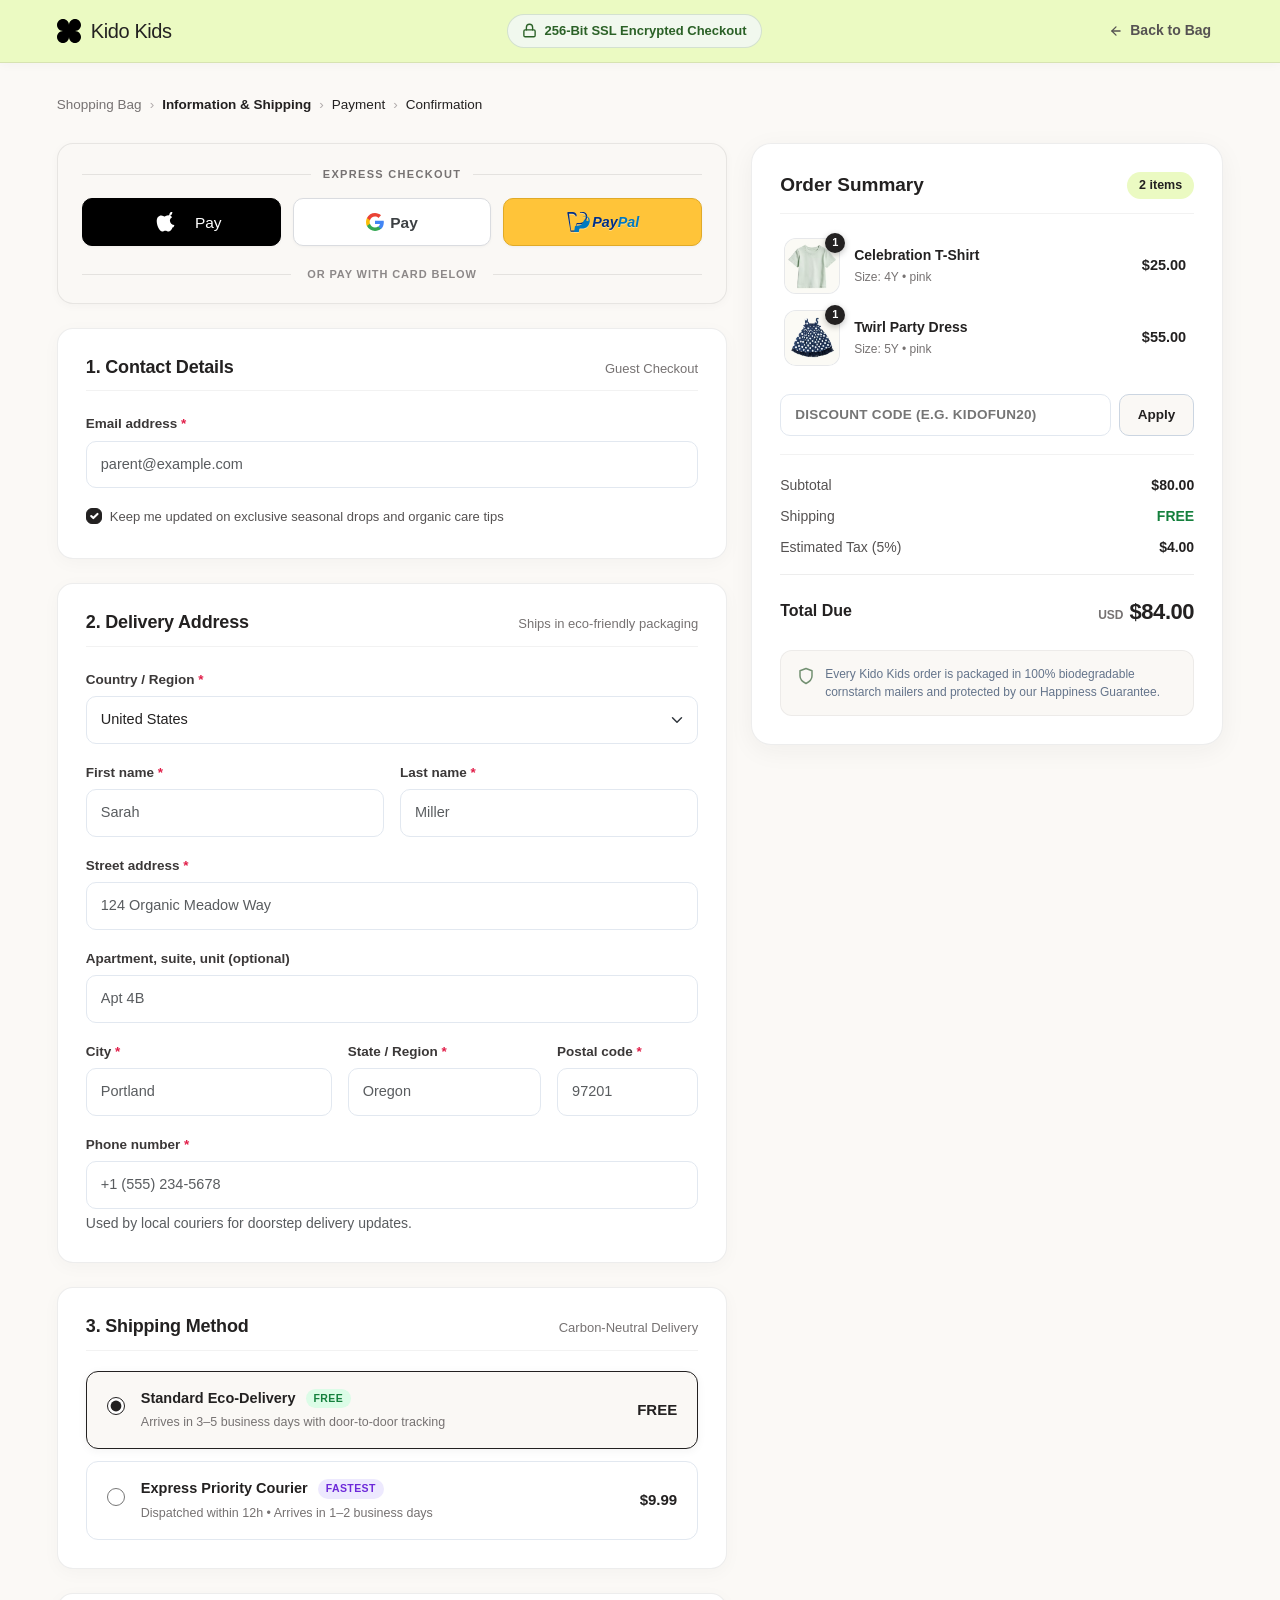
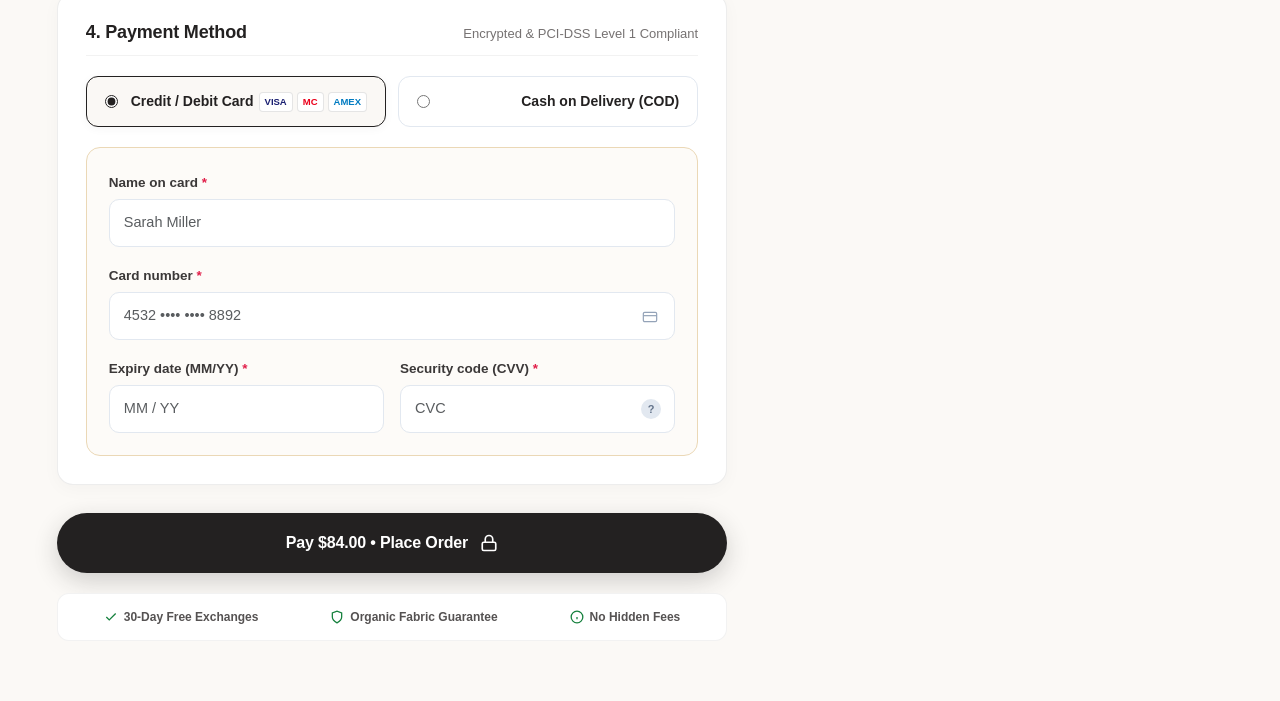
<file: checkout.html>
<!DOCTYPE html>
<html lang="en">
  <head>
    <meta charset="UTF-8" />
    <meta name="viewport" content="width=device-width, initial-scale=1.0" />
    <title>Secure Checkout | Kido Kids</title>
    <meta
      name="description"
      content="Complete your Kido Kids order securely with 256-bit SSL encryption, express delivery, and flexible payment options."
    />
    <!-- Favicon -->
    <link rel="icon" type="image/svg+xml" href="images/favicon.svg" />
    <link rel="apple-touch-icon" href="images/favicon.svg" />
    <link rel="stylesheet" href="css/bootstrap.min.css" />
    <link rel="stylesheet" href="css/fonts.css" />
    <link rel="stylesheet" href="css/style.css" />
    <link rel="stylesheet" href="css/home-enhancements.css" />
  </head>
  <body class="checkout-page-body">
    <!-- Minimalist Distraction-Free Header -->
    <header class="checkout-header">
      <div class="container">
        <div class="checkout-header-inner">
          <a class="checkout-logo" href="index.html" aria-label="Kido Kids Home">
            <svg
              preserveAspectRatio="none"
              data-bbox="20 20 160 160"
              viewBox="20 20 160 160"
              height="24"
              width="24"
              xmlns="http://www.w3.org/2000/svg"
              data-type="color"
              role="presentation"
              aria-hidden="true"
            >
              <g>
                <path
                  d="M100.002 139.589h-.004L100 140c0 22.091-17.909 40-40 40s-40-17.909-40-40c0-21.953 17.685-39.776 39.586-39.998v-.003C37.685 99.776 20 81.954 20 60c0-22.092 17.909-40 40-40 21.4 0 38.875 16.805 39.948 37.938h.105C101.125 36.805 118.6 20 140 20c22.091 0 40 17.909 40 40 0 21.954-17.687 39.778-39.589 39.998v.003C162.313 100.222 180 118.045 180 140c0 22.091-17.909 40-40 40s-40-17.909-40-40l.002-.411z"
                  fill="#000"
                  clip-rule="evenodd"
                  fill-rule="evenodd"
                ></path>
              </g>
            </svg>
            <span>Kido Kids</span>
          </a>

          <div class="checkout-trust-badge">
            <svg width="15" height="15" viewBox="0 0 24 24" fill="none" stroke="currentColor" stroke-width="2.2" stroke-linecap="round" stroke-linejoin="round">
              <rect x="3" y="11" width="18" height="11" rx="2" ry="2"></rect>
              <path d="M7 11V7a5 5 0 0 1 10 0v4"></path>
            </svg>
            <span>256-Bit SSL Encrypted Checkout</span>
          </div>

          <a href="cart.html" class="checkout-return-cart">
            <svg width="14" height="14" viewBox="0 0 24 24" fill="none" stroke="currentColor" stroke-width="2.2" stroke-linecap="round" stroke-linejoin="round">
              <line x1="19" y1="12" x2="5" y2="12"></line>
              <polyline points="12 19 5 12 12 5"></polyline>
            </svg>
            <span>Back to Bag</span>
          </a>
        </div>
      </div>
    </header>

    <!-- Main Checkout Container -->
    <main class="checkout-main-wrap">
      <div class="container">
        <!-- Breadcrumb Tracker -->
        <nav class="checkout-breadcrumb" aria-label="Checkout Progress">
          <ol>
            <li><a href="cart.html">Shopping Bag</a></li>
            <li class="sep">›</li>
            <li class="active" aria-current="step">Information &amp; Shipping</li>
            <li class="sep">›</li>
            <li>Payment</li>
            <li class="sep">›</li>
            <li>Confirmation</li>
          </ol>
        </nav>

        <!-- Empty Cart State -->
        <div class="checkout-empty-state" id="checkoutEmptyState" style="display: none;">
          <div class="empty-state-card">
            <div class="empty-icon-wrap">
              <svg width="36" height="36" viewBox="0 0 24 24" fill="none" stroke="currentColor" stroke-width="1.8" stroke-linecap="round" stroke-linejoin="round">
                <circle cx="9" cy="21" r="1"></circle>
                <circle cx="20" cy="21" r="1"></circle>
                <path d="M1 1h4l2.68 13.39a2 2 0 0 0 2 1.61h9.72a2 2 0 0 0 2-1.61L23 6H6"></path>
              </svg>
            </div>
            <h3>Your Shopping Bag is Empty</h3>
            <p>You need items in your cart before you can proceed with checkout.</p>
            <a href="shop.html" class="custom-btn">Discover Collections</a>
          </div>
        </div>

        <!-- Order Success State (Populated on order completion) -->
        <div class="checkout-success-view" id="checkoutSuccessView" style="display: none;">
          <div class="success-card">
            <div class="success-animation-wrap">
              <div class="success-icon-circle">
                <svg width="40" height="40" viewBox="0 0 24 24" fill="none" stroke="currentColor" stroke-width="2.5" stroke-linecap="round" stroke-linejoin="round">
                  <polyline points="20 6 9 17 4 12"></polyline>
                </svg>
              </div>
            </div>

            <span class="success-badge">ORDER CONFIRMED</span>
            <h2 id="successCustomerName">Thank you for your order!</h2>
            <p class="success-order-num">
              Order Reference: <strong id="successOrderNumber">#KIDO-2026-LIVE</strong>
            </p>
            <p class="success-msg">
              We have received your order and sent a detailed receipt with doorstep tracking to <strong id="successCustomerEmail">your email</strong>.
            </p>

            <div class="success-details-box">
              <div class="success-detail-row">
                <span>Estimated Doorstep Delivery:</span>
                <strong id="successEstDelivery">In 3–5 Business Days</strong>
              </div>
              <div class="success-detail-row">
                <span>Shipping Destination:</span>
                <strong id="successShipAddress">Standard Shipping</strong>
              </div>
              <div class="success-detail-row">
                <span>Payment Method:</span>
                <strong id="successPaymentMethod">Credit Card (Paid)</strong>
              </div>
              <div class="success-detail-row total-highlight">
                <span>Amount Paid:</span>
                <strong id="successTotalPaid">$0.00</strong>
              </div>
            </div>

            <div class="success-actions">
              <a href="shop.html" class="custom-btn primary-btn">Continue Shopping</a>
              <a href="index.html" class="custom-btn outline-btn">Return to Home</a>
            </div>
          </div>
        </div>

        <!-- 2-Column Main Checkout Grid -->
        <div class="row g-4" id="checkoutMainGrid">
          <!-- Left Column: Checkout Information & Forms -->
          <div class="col-lg-7">
            <form id="checkoutForm" novalidate>
              <!-- 1. Express Checkout Simulation -->
              <div class="checkout-card express-checkout-card">
                <div class="express-label">
                  <span>Express Checkout</span>
                </div>
                <div class="express-buttons-grid">
                  <!-- Apple Pay -->
                  <button type="button" class="express-btn express-apple-pay" id="btnExpressApplePay" aria-label="Pay with Apple Pay">
                    <svg class="apple-pay-icon" width="48" height="20" viewBox="0 0 170 170" fill="currentColor" aria-hidden="true">
                      <path d="M150.37 130.25c-2.45 5.66-5.35 10.87-8.71 15.66-4.58 6.53-8.33 11.05-11.22 13.56-4.48 4.12-9.28 6.23-14.42 6.35-3.69 0-8.14-1.05-13.32-3.18-5.19-2.12-9.97-3.17-14.34-3.17-4.58 0-9.49 1.05-14.75 3.17-5.26 2.13-9.5 3.24-12.74 3.35-4.35.13-9.16-1.9-14.42-6.08-3.69-3.04-7.67-7.85-11.93-14.42-6.19-9.57-11.05-20.73-14.58-33.47-3.53-12.74-5.3-24.36-5.3-34.87 0-14.03 3.63-25.56 10.89-34.58 7.26-9.03 16.48-13.62 27.67-13.79 5.33 0 11.01 1.41 17.04 4.24 6.03 2.83 10.02 4.3 11.97 4.41 1.63 0 5.76-1.57 12.39-4.71 6.63-3.15 12.54-4.59 17.73-4.32 13.81.76 24.64 5.92 32.49 15.49-12.18 7.39-18.17 17.51-17.96 30.34.22 10.01 4.08 18.33 11.58 24.96 7.5 6.63 16.32 10.44 26.44 11.42-2.18 6.53-4.79 13.06-7.83 19.58zm-29.07-104.9c0-6.74 2.45-13.05 7.34-18.92 4.9-5.87 11.01-9.79 18.34-11.75 1.09 5.87.6 11.64-1.47 17.3-2.07 5.66-5.49 10.66-10.28 15-4.46 3.92-9.41 6.42-14.85 7.51-.54-2.83-.81-5.88-.81-9.14z"></path>
                    </svg>
                    <span class="apple-pay-text">Pay</span>
                  </button>

                  <!-- Google Pay -->
                  <button type="button" class="express-btn express-google-pay" id="btnExpressGooglePay" aria-label="Pay with Google Pay">
                    <svg class="google-pay-icon" width="18" height="18" viewBox="0 0 24 24" aria-hidden="true">
                      <path fill="#4285F4" d="M23.745 12.27c0-.7-.06-1.4-.19-2.07H12v4.51h6.6c-.29 1.52-1.14 2.82-2.4 3.68v3.05h3.88c2.27-2.09 3.665-5.17 3.665-9.17z"/>
                      <path fill="#34A853" d="M12 24c3.24 0 5.95-1.08 7.93-2.91l-3.88-3.05c-1.08.72-2.45 1.16-4.05 1.16-3.12 0-5.77-2.1-6.72-4.93H1.25v3.15C3.26 21.36 7.34 24 12 24z"/>
                      <path fill="#FBBC05" d="M5.28 14.27c-.25-.72-.38-1.49-.38-2.27s.13-1.55.38-2.27V6.58H1.25C.45 8.18 0 10.03 0 12s.45 3.82 1.25 5.42l4.03-3.15z"/>
                      <path fill="#EA4335" d="M12 4.75c1.77 0 3.35.61 4.6 1.8l3.42-3.42C17.95 1.19 15.24 0 12 0 7.34 0 3.26 2.64 1.25 6.58l4.03 3.15c.95-2.83 3.6-4.98 6.72-4.98z"/>
                    </svg>
                    <span class="google-pay-text">Pay</span>
                  </button>

                  <!-- PayPal -->
                  <button type="button" class="express-btn express-paypal" id="btnExpressPaypal" aria-label="Pay with PayPal">
                    <svg class="paypal-logo-svg" width="76" height="20" viewBox="0 0 100 28" fill="none" aria-hidden="true">
                      <!-- Dual-P Monogram -->
                      <path d="M13.2 4.8C12.8 2 10.6 0 7.5 0H1.2C.5 0 0 .5 0 1.2L4.5 26.8c.1.5.5.9 1 .9h5.1c.5 0 1-.4 1.1-.9l1.4-8.8c.1-.5.5-.9 1-.9h2.3c5.6 0 9.9-2.3 11.2-8.8.6-2.9.1-5.1-1.5-6.6-1.8-1.8-4.7-2.3-8.2-2.3l-.2 1.5c3 0 5.4.1 6.8 1.5 1.3 1.3 1.6 3.2 1.2 5.6-1.1 5.6-4.8 7.5-9.5 7.5h-2.3c-.6 0-1.1.5-1.2 1.1l-1.5 9.3H5.2L2.4 2.5h4.3c3 0 5.1 1.9 5.5 4.6l1-2.3z" fill="#003087"/>
                      <path d="M23.6 10.4c-.6 2.9-2.6 8.8-9.4 8.8h-2.3c-.6 0-1.1.5-1.2 1.1l-1.9 12c-.1.5.3.9.8.9h4.8c.5 0 1-.4 1.1-.9l1.3-8.3c.1-.5.5-.9 1-.9h2.3c5.6 0 9.9-2.3 11.2-8.8.6-2.9.1-5.1-1.5-6.6-1.7-1.6-4.5-2.1-7.9-2.1l-.1.4c2.8 0 5 .4 6.4 1.8 1.3 1.2 1.6 3 1.1 5.3z" fill="#0079C1"/>
                      <!-- PayPal Wordmark -->
                      <text x="35" y="21" font-family="'Helvetica Neue', Helvetica, Arial, sans-serif" font-weight="800" font-style="italic" font-size="20" fill="#003087">Pay<tspan fill="#0079C1">Pal</tspan></text>
                    </svg>
                  </button>
                </div>

                <div class="express-divider">
                  <span>OR PAY WITH CARD BELOW</span>
                </div>
              </div>

              <!-- 2. Contact Information Card -->
              <div class="checkout-card">
                <div class="checkout-card-header">
                  <h4>1. Contact Details</h4>
                  <span class="step-sub" id="checkoutUserWelcome">Guest Checkout</span>
                </div>

                <div class="row g-3">
                  <div class="col-12">
                    <label for="checkoutEmail" class="form-label">Email address <span class="req">*</span></label>
                    <input
                      type="email"
                      class="form-control kido-input"
                      id="checkoutEmail"
                      placeholder="parent@example.com"
                      required
                    />
                    <div class="invalid-feedback">Please enter a valid email address.</div>
                  </div>
                  <div class="col-12">
                    <div class="form-check kido-check">
                      <input class="form-check-input" type="checkbox" id="chkNewsletter" checked />
                      <label class="form-check-label" for="chkNewsletter">
                        Keep me updated on exclusive seasonal drops and organic care tips
                      </label>
                    </div>
                  </div>
                </div>
              </div>

              <!-- 3. Shipping Address Card -->
              <div class="checkout-card">
                <div class="checkout-card-header">
                  <h4>2. Delivery Address</h4>
                  <span class="step-sub">Ships in eco-friendly packaging</span>
                </div>

                <div class="row g-3">
                  <div class="col-12">
                    <label for="shipCountry" class="form-label">Country / Region <span class="req">*</span></label>
                    <select class="form-select kido-input" id="shipCountry" required>
                      <option value="US" selected>United States</option>
                      <option value="EG">Egypt</option>
                      <option value="GB">United Kingdom</option>
                      <option value="CA">Canada</option>
                      <option value="AE">United Arab Emirates</option>
                      <option value="SA">Saudi Arabia</option>
                      <option value="DE">Germany</option>
                      <option value="FR">France</option>
                    </select>
                  </div>

                  <div class="col-md-6">
                    <label for="shipFirstName" class="form-label">First name <span class="req">*</span></label>
                    <input type="text" class="form-control kido-input" id="shipFirstName" placeholder="Sarah" required />
                    <div class="invalid-feedback">First name is required.</div>
                  </div>

                  <div class="col-md-6">
                    <label for="shipLastName" class="form-label">Last name <span class="req">*</span></label>
                    <input type="text" class="form-control kido-input" id="shipLastName" placeholder="Miller" required />
                    <div class="invalid-feedback">Last name is required.</div>
                  </div>

                  <div class="col-12">
                    <label for="shipAddress" class="form-label">Street address <span class="req">*</span></label>
                    <input type="text" class="form-control kido-input" id="shipAddress" placeholder="124 Organic Meadow Way" required />
                    <div class="invalid-feedback">Delivery address is required.</div>
                  </div>

                  <div class="col-12">
                    <label for="shipApartment" class="form-label">Apartment, suite, unit (optional)</label>
                    <input type="text" class="form-control kido-input" id="shipApartment" placeholder="Apt 4B" />
                  </div>

                  <div class="col-md-5">
                    <label for="shipCity" class="form-label">City <span class="req">*</span></label>
                    <input type="text" class="form-control kido-input" id="shipCity" placeholder="Portland" required />
                    <div class="invalid-feedback">City is required.</div>
                  </div>

                  <div class="col-md-4">
                    <label for="shipState" class="form-label">State / Region <span class="req">*</span></label>
                    <input type="text" class="form-control kido-input" id="shipState" placeholder="Oregon" required />
                    <div class="invalid-feedback">State is required.</div>
                  </div>

                  <div class="col-md-3">
                    <label for="shipZip" class="form-label">Postal code <span class="req">*</span></label>
                    <input type="text" class="form-control kido-input" id="shipZip" placeholder="97201" required />
                    <div class="invalid-feedback">Postal code is required.</div>
                  </div>

                  <div class="col-12">
                    <label for="shipPhone" class="form-label">Phone number <span class="req">*</span></label>
                    <input type="tel" class="form-control kido-input" id="shipPhone" placeholder="+1 (555) 234-5678" required />
                    <div class="form-text">Used by local couriers for doorstep delivery updates.</div>
                  </div>
                </div>
              </div>

              <!-- 4. Shipping Method Card -->
              <div class="checkout-card">
                <div class="checkout-card-header">
                  <h4>3. Shipping Method</h4>
                  <span class="step-sub">Carbon-Neutral Delivery</span>
                </div>

                <div class="shipping-options-list">
                  <label class="shipping-option-item active" for="shipMethodStandard">
                    <div class="shipping-option-radio">
                      <input type="radio" name="shippingMethod" id="shipMethodStandard" value="standard" checked />
                    </div>
                    <div class="shipping-option-info">
                      <div class="shipping-option-title">
                        <strong>Standard Eco-Delivery</strong>
                        <span class="shipping-badge free" id="standardShipBadge">FREE</span>
                      </div>
                      <p class="shipping-option-desc">Arrives in 3–5 business days with door-to-door tracking</p>
                    </div>
                    <div class="shipping-option-price" id="standardShipPriceDisplay">FREE</div>
                  </label>

                  <label class="shipping-option-item" for="shipMethodExpress">
                    <div class="shipping-option-radio">
                      <input type="radio" name="shippingMethod" id="shipMethodExpress" value="express" />
                    </div>
                    <div class="shipping-option-info">
                      <div class="shipping-option-title">
                        <strong>Express Priority Courier</strong>
                        <span class="shipping-badge express">FASTEST</span>
                      </div>
                      <p class="shipping-option-desc">Dispatched within 12h • Arrives in 1–2 business days</p>
                    </div>
                    <div class="shipping-option-price">$9.99</div>
                  </label>
                </div>
              </div>

              <!-- 5. Payment Details Card -->
              <div class="checkout-card">
                <div class="checkout-card-header">
                  <h4>4. Payment Method</h4>
                  <span class="step-sub">Encrypted &amp; PCI-DSS Level 1 Compliant</span>
                </div>

                <div class="payment-tabs-group">
                  <div class="payment-tab-row">
                    <label class="payment-tab-item active" for="payMethodCard">
                      <input type="radio" name="paymentMethod" id="payMethodCard" value="card" checked />
                      <span>Credit / Debit Card</span>
                      <div class="card-brand-icons">
                        <span class="brand-badge visa">VISA</span>
                        <span class="brand-badge mc">MC</span>
                        <span class="brand-badge amex">AMEX</span>
                      </div>
                    </label>

                    <label class="payment-tab-item" for="payMethodCod">
                      <input type="radio" name="paymentMethod" id="payMethodCod" value="cod" />
                      <span>Cash on Delivery (COD)</span>
                    </label>
                  </div>

                  <!-- Card Payment Fields Container -->
                  <div class="payment-fields-panel" id="cardFieldsPanel">
                    <div class="row g-3">
                      <div class="col-12">
                        <label for="cardName" class="form-label">Name on card <span class="req">*</span></label>
                        <input type="text" class="form-control kido-input" id="cardName" placeholder="Sarah Miller" required />
                      </div>

                      <div class="col-12">
                        <label for="cardNumber" class="form-label">Card number <span class="req">*</span></label>
                        <div class="card-input-wrap">
                          <input
                            type="text"
                            class="form-control kido-input"
                            id="cardNumber"
                            placeholder="4532 •••• •••• 8892"
                            maxlength="19"
                            required
                          />
                          <span class="card-type-indicator" id="cardTypeIndicator">
                            <svg width="22" height="16" viewBox="0 0 24 24" fill="none" stroke="currentColor" stroke-width="1.8">
                              <rect x="2" y="5" width="20" height="14" rx="2"></rect>
                              <line x1="2" y1="10" x2="22" y2="10"></line>
                            </svg>
                          </span>
                        </div>
                      </div>

                      <div class="col-md-6">
                        <label for="cardExpiry" class="form-label">Expiry date (MM/YY) <span class="req">*</span></label>
                        <input
                          type="text"
                          class="form-control kido-input"
                          id="cardExpiry"
                          placeholder="MM / YY"
                          maxlength="5"
                          required
                        />
                      </div>

                      <div class="col-md-6">
                        <label for="cardCvv" class="form-label">Security code (CVV) <span class="req">*</span></label>
                        <div class="cvv-input-wrap">
                          <input
                            type="password"
                            class="form-control kido-input"
                            id="cardCvv"
                            placeholder="CVC"
                            maxlength="4"
                            required
                          />
                          <span class="cvv-hint-icon" title="3-digit code on back of card">?</span>
                        </div>
                      </div>
                    </div>
                  </div>

                  <!-- Cash on Delivery Panel -->
                  <div class="payment-fields-panel cod-panel" id="codFieldsPanel" style="display: none;">
                    <div class="cod-notice-box">
                      <svg width="20" height="20" viewBox="0 0 24 24" fill="none" stroke="currentColor" stroke-width="2" stroke-linecap="round" stroke-linejoin="round">
                        <circle cx="12" cy="12" r="10"></circle>
                        <line x1="12" y1="8" x2="12" y2="12"></line>
                        <line x1="12" y1="16" x2="12.01" y2="16"></line>
                      </svg>
                      <div>
                        <strong>Pay upon Doorstep Arrival</strong>
                        <p>Have exact cash ready for the courier. Our drivers carry contactless card terminals as well.</p>
                      </div>
                    </div>
                  </div>
                </div>
              </div>

              <!-- Submit Button & Trust Row -->
              <div class="checkout-submit-area">
                <button type="submit" class="checkout-submit-btn" id="placeOrderBtn">
                  <span class="btn-spinner" id="btnSpinner" style="display: none;"></span>
                  <span id="btnPayText">Pay $0.00 • Place Order</span>
                  <svg width="18" height="18" viewBox="0 0 24 24" fill="none" stroke="currentColor" stroke-width="2.2" stroke-linecap="round" stroke-linejoin="round">
                    <rect x="3" y="11" width="18" height="11" rx="2" ry="2"></rect>
                    <path d="M7 11V7a5 5 0 0 1 10 0v4"></path>
                  </svg>
                </button>

                <div class="checkout-guarantee-row">
                  <div class="guarantee-item">
                    <svg width="14" height="14" viewBox="0 0 24 24" fill="none" stroke="currentColor" stroke-width="2.2">
                      <polyline points="20 6 9 17 4 12"></polyline>
                    </svg>
                    <span>30-Day Free Exchanges</span>
                  </div>
                  <div class="guarantee-item">
                    <svg width="14" height="14" viewBox="0 0 24 24" fill="none" stroke="currentColor" stroke-width="2.2">
                      <path d="M12 22s8-4 8-10V5l-8-3-8 3v7c0 6 8 10 8 10z"></path>
                    </svg>
                    <span>Organic Fabric Guarantee</span>
                  </div>
                  <div class="guarantee-item">
                    <svg width="14" height="14" viewBox="0 0 24 24" fill="none" stroke="currentColor" stroke-width="2.2">
                      <circle cx="12" cy="12" r="10"></circle>
                      <line x1="12" y1="16" x2="12" y2="12"></line>
                      <line x1="12" y1="8" x2="12.01" y2="8"></line>
                    </svg>
                    <span>No Hidden Fees</span>
                  </div>
                </div>
              </div>
            </form>
          </div>

          <!-- Right Column: Sticky Order Summary -->
          <div class="col-lg-5">
            <aside class="checkout-summary-card">
              <div class="summary-header">
                <h3>Order Summary</h3>
                <span class="summary-count-badge" id="checkoutItemCountBadge">0 items</span>
              </div>

              <!-- Cart Items List -->
              <div class="checkout-items-scroll" id="checkoutItemsList">
                <!-- Dynamically populated from localStorage.kido_cart_items -->
              </div>

              <!-- Promo Code Input -->
              <div class="checkout-coupon-box">
                <div class="coupon-field-row">
                  <input
                    type="text"
                    id="checkoutCouponInput"
                    class="checkout-coupon-input"
                    placeholder="Discount code (e.g. KIDOFUN20)"
                  />
                  <button type="button" id="checkoutCouponBtn" class="checkout-coupon-btn">Apply</button>
                </div>
                <div id="checkoutCouponMsg" class="checkout-coupon-msg"></div>
              </div>

              <!-- Pricing Breakdown -->
              <div class="checkout-pricing-breakdown">
                <div class="price-row">
                  <span>Subtotal</span>
                  <strong id="chkSubtotal">$0.00</strong>
                </div>

                <div class="price-row" id="chkDiscountRow" style="display: none;">
                  <span class="discount-label">
                    Discount
                    <span class="discount-pill" id="chkDiscountBadge">20% OFF</span>
                  </span>
                  <strong class="discount-amount" id="chkDiscountAmount">-$0.00</strong>
                </div>

                <div class="price-row">
                  <span>Shipping</span>
                  <span id="chkShippingDisplay" class="shipping-status-val">FREE</span>
                </div>

                <div class="price-row">
                  <span>Estimated Tax (5%)</span>
                  <strong id="chkTax">$0.00</strong>
                </div>

                <div class="price-divider"></div>

                <div class="price-row grand-total-row">
                  <span>Total Due</span>
                  <div class="total-wrap">
                    <span class="currency">USD</span>
                    <strong class="grand-total-amount" id="chkGrandTotal">$0.00</strong>
                  </div>
                </div>
              </div>

              <!-- Security Reassurance Callout -->
              <div class="checkout-security-callout">
                <svg width="18" height="18" viewBox="0 0 24 24" fill="none" stroke="currentColor" stroke-width="2" stroke-linecap="round" stroke-linejoin="round">
                  <path d="M12 22s8-4 8-10V5l-8-3-8 3v7c0 6 8 10 8 10z"></path>
                </svg>
                <p>Every Kido Kids order is packaged in 100% biodegradable cornstarch mailers and protected by our Happiness Guarantee.</p>
              </div>
            </aside>
          </div>
        </div>
      </div>
    </main>

    <!-- Scripts -->
    <script src="js/jquery.min.js"></script>
    <script src="js/bootstrap.bundle.min.js"></script>
    <script src="js/products-data.js"></script>
    <script src="js/main.js"></script>
    <script src="js/checkout.js"></script>
  </body>
</html>
</file>
<file: css/fonts.css>
/* vietnamese */
@font-face {
  font-family: 'Questrial';
  font-style: normal;
  font-weight: 400;
  src: url(https://fonts.gstatic.com/s/questrial/v19/QdVUSTchPBm7nuUeVf70sSFlq20.woff2) format('woff2');
  unicode-range: U+0102-0103, U+0110-0111, U+0128-0129, U+0168-0169, U+01A0-01A1, U+01AF-01B0, U+0300-0301, U+0303-0304, U+0308-0309, U+0323, U+0329, U+1EA0-1EF9, U+20AB;
}
/* latin-ext */
@font-face {
  font-family: 'Questrial';
  font-style: normal;
  font-weight: 400;
  src: url(https://fonts.gstatic.com/s/questrial/v19/QdVUSTchPBm7nuUeVf70sCFlq20.woff2) format('woff2');
  unicode-range: U+0100-02BA, U+02BD-02C5, U+02C7-02CC, U+02CE-02D7, U+02DD-02FF, U+0304, U+0308, U+0329, U+1D00-1DBF, U+1E00-1E9F, U+1EF2-1EFF, U+2020, U+20A0-20AB, U+20AD-20C0, U+2113, U+2C60-2C7F, U+A720-A7FF;
}
/* latin */
@font-face {
  font-family: 'Questrial';
  font-style: normal;
  font-weight: 400;
  src: url(https://fonts.gstatic.com/s/questrial/v19/QdVUSTchPBm7nuUeVf70viFl.woff2) format('woff2');
  unicode-range: U+0000-00FF, U+0131, U+0152-0153, U+02BB-02BC, U+02C6, U+02DA, U+02DC, U+0304, U+0308, U+0329, U+2000-206F, U+20AC, U+2122, U+2191, U+2193, U+2212, U+2215, U+FEFF, U+FFFD;
}
</file>
<file: css/style.css>
* {
  margin: 0px;
  padding: 0px;
  box-sizing: border-box;
}
:root {
  --primary-color: rgba(235, 250, 194, 1);
  --secondary-color: rgb(204, 210, 255);
  --white: #ffffff;
  --black: #000000;
  --primary-font: "Questrial", sans-serif;
  --text-color: #403e3e;
  --section-bg: #fef8f9;
}
#root {
  min-height: 100%;
  display: flex;
  flex-direction: column;
}
html,
body {
  min-height: 100%;
}
html body {
  font-family: var(--primary-font);
  /* color: var(--text-color); */
  overflow-x: clip;
}
[dir="rtl"] * {
  text-align: right;
}
[dir="ltr"] * {
  text-align: left;
}
body .container {
  max-width: 93%;
}
a {
  text-decoration: none !important;
}
body p {
  margin-bottom: unset;
}
header {
  background: var(--primary-color);
  border-bottom: 1px solid rgba(64, 62, 62, 0.12);
  padding: 14px 0;
  position: -webkit-sticky;
  position: sticky;
  top: 0;
  left: 0;
  right: 0;
  width: 100%;
  z-index: 10005;
  transition: background-color 0.3s ease, box-shadow 0.3s ease, padding 0.3s ease, border-color 0.3s ease;
}

header.scrolled {
  background: rgba(235, 250, 194, 0.98);
  box-shadow: 0 4px 20px rgba(64, 62, 62, 0.08);
  border-bottom-color: rgba(64, 62, 62, 0.14);
  padding: 10px 0;
}

@media (min-width: 1160px) {
  header.scrolled {
    backdrop-filter: blur(12px);
    -webkit-backdrop-filter: blur(12px);
  }
}

header .navbar-brand {
  display: flex;
  justify-content: center;
  align-items: center;
  flex-direction: row;
  gap: 10px;
  text-decoration: none;
  cursor: pointer;
}

header .navbar-brand svg {
  transition: transform 0.35s cubic-bezier(0.34, 1.56, 0.64, 1);
}

header .navbar-brand:hover svg {
  transform: rotate(18deg) scale(1.12);
}

header .navbar-brand span,
footer .name a {
  color: var(--text-color);
  letter-spacing: -0.02em;
  font-weight: 800;
  font-size: 21px;
}

nav .center-menu {
  margin-left: auto;
  margin-right: auto;
}

nav .navbar-nav {
  display: flex;
  flex-direction: row;
  align-items: center;
  gap: 8px;
  margin: 0;
  padding: 0;
  list-style: none;
}

nav .navbar-nav a {
  color: var(--text-color);
  font-size: 15px;
  font-weight: 600;
  text-decoration: none !important;
  padding: 8px 18px;
  border-radius: 50px;
  transition: all 0.25s cubic-bezier(0.25, 0.8, 0.25, 1);
  display: inline-block;
  line-height: 1.2;
  border: 1px solid transparent;
}

/* Strictly disable any underline effects */
nav .navbar-nav a::after,
nav .navbar-nav a::before,
nav .navbar-nav li.active a::after,
nav .navbar-nav a:hover::after {
  display: none !important;
  content: none !important;
  width: 0 !important;
  height: 0 !important;
}

nav .navbar-nav a:hover {
  background: rgba(35, 33, 33, 0.07);
  color: var(--text-color);
  text-decoration: none !important;
  transform: translateY(-1px);
  box-shadow: none;
}

nav li.active a {
  background: var(--text-color) !important;
  color: #ffffff !important;
  font-weight: 600;
  box-shadow: 0 4px 12px rgba(64, 62, 62, 0.16);
  transform: none;
}

nav li.active a:hover {
  background: #000000 !important;
  color: #ffffff !important;
}

.header-actions {
  display: flex;
  align-items: center;
  gap: 12px;
}

.wishlist-header-btn {
  width: 42px;
  height: 42px;
  border-radius: 50%;
  background: #ffffff;
  border: none;
  color: var(--text-color);
  position: relative;
  display: flex;
  align-items: center;
  justify-content: center;
  text-decoration: none !important;
  cursor: pointer;
  transition: all 0.25s cubic-bezier(0.25, 0.8, 0.25, 1);
  padding: 0;
  box-shadow: 0 2px 10px rgba(64, 62, 62, 0.08);
}

.wishlist-header-btn:hover {
  background: #ffffff;
  border: none;
  transform: translateY(-2px) scale(1.04);
  box-shadow: 0 6px 18px rgba(64, 62, 62, 0.14);
  color: var(--text-color);
}

.wishlist-count-badge {
  position: absolute;
  top: -3px;
  right: -3px;
  background: var(--text-color);
  color: #ffffff;
  font-size: 11px;
  font-weight: 700;
  min-width: 20px;
  height: 20px;
  border-radius: 999px;
  padding: 0 5px;
  border: 2px solid #ffffff;
  display: flex;
  align-items: center;
  justify-content: center;
  line-height: 1;
  box-shadow: 0 2px 6px rgba(0, 0, 0, 0.18);
}

.header-login-btn {
  display: inline-flex;
  align-items: center;
  gap: 7px;
  padding: 8px 18px;
  border-radius: 50px;
  background: rgba(255, 255, 255, 0.7);
  border: 1.5px solid rgba(64, 62, 62, 0.12);
  color: var(--text-color);
  font-size: 14px;
  font-weight: 600;
  text-decoration: none !important;
  cursor: pointer;
  transition: all 0.25s cubic-bezier(0.25, 0.8, 0.25, 1);
  line-height: 1.2;
}

.header-login-btn:hover {
  background: #ffffff;
  border-color: var(--text-color);
  transform: translateY(-2px);
  box-shadow: 0 4px 12px rgba(64, 62, 62, 0.1);
  color: var(--text-color);
}

.cart-btn-wrapper {
  display: inline-flex;
  align-items: center;
  justify-content: center;
  padding: 7px 16px;
  border-radius: 50px;
  background: rgba(255, 255, 255, 0.7);
  border: 1.5px solid rgba(64, 62, 62, 0.12);
  text-decoration: none !important;
  cursor: pointer;
  transition: all 0.25s cubic-bezier(0.25, 0.8, 0.25, 1);
}

.cart-btn-wrapper:hover {
  background: #ffffff;
  border-color: var(--text-color);
  transform: translateY(-2px);
  box-shadow: 0 4px 12px rgba(64, 62, 62, 0.1);
}

/* Mobile navbar menu styles - strictly scoped to screens below 1160px */
@media (max-width: 1159.98px) {
  .navbar-collapse.show .navbar-nav,
  .navbar-collapse.show .links {
    flex-direction: column;
    width: 100%;
    align-items: center;
    gap: 10px;
  }

  .navbar-collapse.show .center-menu {
    margin-left: unset;
    margin-right: unset;
    width: 100%;
    margin-top: 14px;
    margin-bottom: 14px;
  }

  .navbar-collapse.collapse.show {
    padding-top: 16px;
    padding-bottom: 18px;
    row-gap: 14px;
    display: flex;
    align-items: center;
    flex-direction: column;
  }

  .navbar-collapse.show .header-actions {
    flex-direction: row;
    align-items: center;
    justify-content: center;
    gap: 12px;
    width: 100%;
  }
}

/* Desktop navbar menu styles - enforce clean horizontal layout (>= 1160px) */
@media (min-width: 1160px) {
  header .navbar {
    position: relative !important;
  }

  header .navbar-brand {
    position: relative !important;
    z-index: 11 !important;
  }

  .navbar-expand-lg .navbar-collapse,
  .navbar-expand-lg .navbar-collapse.show,
  .navbar-expand-lg .navbar-collapse.collapse.show {
    display: flex !important;
    flex-direction: row !important;
    align-items: center !important;
    justify-content: flex-end !important;
    padding-top: 0 !important;
    padding-bottom: 0 !important;
    row-gap: 0 !important;
    height: auto !important;
    position: static !important;
  }

  .navbar-expand-lg .navbar-collapse .center-menu,
  .navbar-expand-lg .navbar-collapse.show .center-menu,
  nav .center-menu {
    position: absolute !important;
    left: 50% !important;
    top: 50% !important;
    transform: translate(-50%, -50%) !important;
    margin: 0 !important;
    padding: 0 !important;
    width: auto !important;
    z-index: 10 !important;
  }

  .navbar-expand-lg .navbar-collapse .navbar-nav,
  .navbar-expand-lg .navbar-collapse.show .navbar-nav {
    flex-direction: row !important;
    align-items: center !important;
    justify-content: center !important;
    width: auto !important;
    gap: 8px !important;
    margin: 0 !important;
    padding: 0 !important;
  }

  .navbar-expand-lg .navbar-collapse .header-actions,
  .navbar-expand-lg .navbar-collapse.show .header-actions {
    display: flex !important;
    flex-direction: row !important;
    align-items: center !important;
    width: auto !important;
    margin-left: auto !important;
    margin-top: 0 !important;
    position: relative !important;
    z-index: 11 !important;
  }
}

/* Cart count badge styling */
.custom-btn svg .ptVJi9 {
  fill: var(--black);
}

.custom-btn svg .uxskpx {
  fill: var(--white);
  font-size: 60px;
  font-weight: 700;
  /* font-family: var(--primary-font); */
  text-align: center;
}

#hero-section .swiper-slide {
  min-height: 830px;
  position: relative;
  display: flex;
  align-items: flex-end;
  padding-bottom: 60px;
}
.bg-img {
  position: absolute;
  inset: 0;
  height: 100%;
  width: 100%;
  background-size: cover;
  background-position: center;
  z-index: -1;
}
.shop-now {
  display: flex;
  justify-content: center;
  align-items: center;
  text-align: center;
  background: var(--secondary-color);
  font-size: 16px;
  color: var(--text-color);
  border: 1px solid var(--text-color);
  text-transform: capitalize;
  border-radius: 50px;
  padding-top: 12px;
  padding-bottom: 12px;
  width: 60%;
  transition: all 0.3s ease-in-out;
}
.shop-now:hover {
  background: var(--text-color);
  color: var(--secondary-color);
}
.big-title {
  font-size: 60px;
  color: var(--text-color);
  font-weight: 700;
}
.hero-content p {
  font-size: 20px;
  color: var(--text-color);
  margin-bottom: 1rem;
}
.swiper .hero-content {
  background: var(--primary-color);
  border-radius: 16px;
  padding: 40px 25px;
  max-width: 568px;
  opacity: 0;
  transform: translateX(-80px);
  transition: all 0.6s ease-in-out;
}
.swiper .hero-content.active {
  opacity: 1;
  transform: translateX(0);
}
/* .swiper-slide .container,
.swiper-slide .row {
  height: 100%;
} */
/* #hero-section{
  position: sticky;
} */
#products {
  background: var(--secondary-color);
  padding: 80px 0;
}
#products .big-title {
  margin-bottom: 40px;
}
#products .product-card img {
  position: relative;
  background: var(--white);
  aspect-ratio: 1/1;
  width: 100%;
  height: 100%;
  object-fit: contain;
  margin-bottom: 10px;
  transition: all 0.3s ease-in-out;
}
#products.row .product-card img {
  object-fit: cover;
}
#products a {
  color: var(--text-color);
}
#products .product-img {
  position: relative;
  overflow: hidden;
  height: 270px;
  cursor: pointer;
}
#products .product-img:hover img {
  scale: 1.1;
  /* object-fit: contain; */
}
#products .product-card {
  /* background: var(--white); */
  display: flex;
  flex-direction: column;
  gap: 5px;
  max-width: 350px;
  /* position: relative;
  overflow: hidden; */
}
#products .product-card p {
  font-size: 18px;
  font-weight: 500;
}
#products .product-card span {
  font-size: 14px;
}
#products h2 {
  font-size: 60px;
}
#products .item {
  display: flex;
  justify-content: center;
  align-items: center;
}
#products.row {
  background: unset;
  padding: unset;
  row-gap: 22px;
}

.quick-view {
  background: rgba(235, 250, 194, 0.7);
  position: absolute;
  bottom: 0;
  left: 0;
  right: 0;
  width: 100%;
  padding: 15px;
  text-align: center;
  font-size: 16px;
  color: var(--text-color);
  opacity: 0;
  z-index: 2;
  transition: opacity 0.3s ease-in-out;
}
#products .product-card:hover .quick-view,
#products .product-img:hover .quick-view {
  opacity: 1;
}
#story .row {
  width: 100%;
  margin-left: auto;
  margin-right: auto;
  overflow-x: hidden;
  justify-content: space-between;
}
#story .story-img img {
  width: 100%;
  height: 100%;
  object-fit: cover;
}
#story .story-content {
  /* display: flex;
  flex-direction: column;
  justify-content: center;
  gap: 20px; */
  /* padding: 80px 50px; */
  padding-top: 80px;
  padding-bottom: 80px;
  animation: fadeInLeft 1s ease-out;
}

@keyframes fadeInLeft {
  from {
    opacity: 0;
    transform: translateX(-50px);
  }
  to {
    opacity: 1;
    transform: translateX(0);
  }
}
#story .story-content p {
  font-size: 16px;
  color: var(--text-color);
  padding-bottom: 20px;
}
#story .story-content .shop-now {
  max-width: 170px;
  background: var(--primary-color);
}
#story .story-content .shop-now:hover {
  background: var(--text-color);
  color: var(--primary-color);
}
/* #story .story-content .container{
  height: 100%;
} */
#story .story-content .rotated-img {
  /* margin-top:auto; */
  margin-top: 50px;
  max-width: 200px;
  animation: spin 4s linear infinite;
}
#story .container {
  height: 100%;
  display: flex;
  flex-direction: column;
  justify-content: space-between;
}
@keyframes spin {
  from {
    transform: rotateY(0deg);
  }
  to {
    transform: rotateY(360deg);
  }
}
@media (min-width: 992px) {
  #story .story-content {
    max-width: 37%;
  }
  #offers .discover-collection .container {
    max-width: 50%;
  }
}
#new-arrivals {
  background: var(--primary-color);
  border-top: 1px solid rgba(64, 62, 62, 0.12);
  border-bottom: 1px solid rgba(64, 62, 62, 0.12);
  padding-top: 10px;
  padding-bottom: 10px;
  overflow: hidden;
}

#new-arrivals .ticker-wrapper {
  width: 100%;
  overflow: hidden;
}

#new-arrivals .ticker {
  display: flex;
  animation: scroll 10s linear infinite;
  width: fit-content;
}

#new-arrivals .ticker-item {
  position: relative;
  display: flex;
  justify-content: center;
  align-items: center;
  padding: 0 40px;
  flex-shrink: 0;
}

@keyframes scroll {
  0% {
    transform: translateX(0);
  }
  100% {
    transform: translateX(-50%);
  }
}

#new-arrivals h2 {
  font-size: 50px;
  font-weight: 600;
  color: var(--text-color);
  white-space: nowrap;
}

#new-arrivals .ticker-item::after {
  display: none !important;
  content: none !important;
}

#offers .exclusive-offer {
  /* padding: 20px 90px; */
  text-align: center;
  background:
    radial-gradient(
      circle at 3.6751302083333335% 6.940104166666666%,
      #fef8f9 0%,
      11.55%,
      rgba(254, 248, 249, 0) 35%
    ),
    radial-gradient(
      circle at 92.92317708333333% 7.763671875%,
      #ccd2ff 0%,
      17.5%,
      rgba(204, 210, 255, 0) 35%
    ),
    radial-gradient(
      circle at 95.20670572916666% 90.48177083333333%,
      #c9c6ff 0%,
      34.1%,
      rgba(201, 198, 255, 0) 55%
    ),
    radial-gradient(
      circle at 4.443359375% 92.919921875%,
      #fef8f9 0%,
      29.900000000000002%,
      rgba(254, 248, 249, 0) 65%
    ),
    radial-gradient(
      circle at 45.517578125% 10.651041666666666%,
      rgba(235, 250, 194, 0.99) 0%,
      25%,
      rgba(235, 250, 194, 0) 50%
    ),
    radial-gradient(
      circle at 51.121419270833336% 89.98697916666667%,
      #fef8f9 0%,
      42%,
      rgba(254, 248, 249, 0) 70%
    ),
    radial-gradient(
      circle at 48.9013671875% 49.521484375%,
      #ebfac2 0%,
      100%,
      rgba(235, 250, 194, 0) 100%
    );
}
#offers .row {
  /* width: 100%; */
  min-height: 500px;
}
#offers .col-lg-6 {
  display: flex;
  flex-direction: column;
  justify-content: center;
  align-items: center;
  /* padding-left: 90px;
  padding-right: 90px; */
  min-height: 350px;
}
#offers .exclusive-offer h2 {
  /* font-size: 93px; */
  font-size: clamp(32px, 6vw, 93px);
  font-weight: 700;
  text-align: center;
  /* word-break: break-all; */
  animation: pulse 2s ease-in-out infinite;
}

@keyframes pulse {
  0%,
  100% {
    transform: scale(1);
  }
  50% {
    transform: scale(1.05);
  }
}
/* #offers .row{
  row-gap:40px;
} */
#offers .exclusive-offer p {
  font-size: 24px;
  color: var(--text-color);
  text-align: center;
}
#offers .discover-collection {
  background: var(--section-bg);
  padding-top: 80px;
  padding-bottom: 80px;
  /* padding-left: 12%;
  padding-right: 12%; */
}
#offers .discover-collection .container {
  display: flex;
  flex-direction: column;
  justify-content: center;
  align-items: center;
}
#offers .discover-collection h3 {
  font-size: 19px;
  color: var(--text-color);
  text-align: center;
  font-weight: 700;
  line-height: 1.5;
  padding-top: 20px;
  padding-bottom: 20px;
}
#offers .discover-collection .shop-now {
  background: var(--primary-color);
  max-width: 180px;
}
#offers .discover-collection .shop-now:hover {
  background: var(--text-color);
  color: var(--primary-color);
}
.up-down {
  animation: up-down 3s ease-in-out infinite;
}
@keyframes up-down {
  0% {
    transform: translateY(0);
  }
  50% {
    transform: translateY(-20px);
  }
  100% {
    transform: translateY(0);
  }
}
#why-us .row {
  color: var(--text-color);
}
#why-us .why-content,
#why-us .cards {
  padding: 80px 50px;
}
.title {
  font-size: 42px;
  font-weight: 700;
}
.sub-title {
  font-size: 16px;
  padding-top: 50px;
  padding-bottom: 10px;
}
.paragraph {
  font-size: 22px;
  font-weight: 700;
}
#why-us .cards {
  background: transparent;
  display: flex;
  flex-direction: column;
  row-gap: 40px;
}
#why-us .card {
  background: var(--primary-color);
  padding: 30px;
  max-width: 440px;
  margin-left: auto;
  margin-right: auto;
  border-radius: 16px;
  display: flex;
  flex-direction: column;
  row-gap: 40px;
  transition: all 0.4s ease;
  cursor: pointer;
}

#why-us .card:hover {
  transform: translateY(-5px);
  box-shadow: 0 16px 32px rgba(0, 0, 0, 0.25);
}

#why-us .card:nth-child(1) {
  animation: fadeInUp 0.6s ease-out 0.2s backwards;
}

#why-us .card:nth-child(2) {
  animation: fadeInUp 0.6s ease-out 0.4s backwards;
}

#why-us .card:nth-child(3) {
  animation: fadeInUp 0.6s ease-out 0.6s backwards;
}

@keyframes fadeInUp {
  from {
    opacity: 0;
    transform: translateY(30px);
  }
  to {
    opacity: 1;
    transform: translateY(0);
  }
}
#why-us .card h4 {
  font-size: 19px;
  font-weight: 700;
  display: flex;
  /* justify-content: center; */
  align-items: center;
  gap: 15px;
}
#why-us .card p {
  font-size: 16px;
}
#why-us .col-lg-6 {
  padding: 0;
}
#why-us .row {
  width: 100%;
  margin-left: auto;
  margin-right: auto;
  justify-content: space-between;
}
section {
  width: 100%;
}
#why-us .col-lg-6:first-child {
  background: var(--section-bg);
}
.icon-1,
.icon-2,
.icon-3 {
  display: flex;
  position: relative;
  width: 40px;
  height: 35px;
  transition: transform 0.3s ease;
}

#why-us .card:hover .icon-1,
#why-us .card:hover .icon-2,
#why-us .card:hover .icon-3 {
  transform: scale(1.08);
}

.icon-1::before {
  content: "";
  position: absolute;
  inset: 0;

  background-repeat: no-repeat;
  background-position: center;
  background-size: contain;

  background-image: url("data:image/svg+xml,%3Csvg xmlns='http://www.w3.org/2000/svg' preserveAspectRatio='none' viewBox='20 20 160 160'%3E%3Cg%3E%3Cpath d='M100.002 139.589h-.004L100 140c0 22.091-17.909 40-40 40s-40-17.909-40-40c0-21.953 17.685-39.776 39.586-39.998v-.003C37.685 99.776 20 81.954 20 60c0-22.092 17.909-40 40-40 21.4 0 38.875 16.805 39.948 37.938h.105C101.125 36.805 118.6 20 140 20c22.091 0 40 17.909 40 40 0 21.954-17.687 39.778-39.589 39.998v.003C162.313 100.222 180 118.045 180 140c0 22.091-17.909 40-40 40s-40-17.909-40-40l.002-.411z' fill='%23403e3e' clip-rule='evenodd' fill-rule='evenodd'/%3E%3C/g%3E%3C/svg%3E");
}
.icon-2::before {
  content: "";
  position: absolute;
  inset: 0;

  background-repeat: no-repeat;
  background-position: center;
  background-size: contain;

  background-image: url("data:image/svg+xml,%3Csvg xmlns='http://www.w3.org/2000/svg' preserveAspectRatio='none' viewBox='20 20 160 160'%3E%3Cg%3E%3Cpath d='M180 55.254c0 8.299-6.507 15.928-17.395 21.951C173.493 83.459 180 91.382 180 100s-6.507 16.541-17.395 22.795C173.493 128.818 180 136.447 180 144.746c0 19.47-35.817 35.254-80 35.254s-80-15.784-80-35.254c0-8.299 6.507-15.928 17.396-21.951C26.507 116.541 20 108.618 20 100s6.507-16.541 17.395-22.795C26.507 71.182 20 63.553 20 55.254 20 35.784 55.817 20 100 20s80 15.784 80 35.254z' fill='%23403e3e' clip-rule='evenodd' fill-rule='evenodd'/%3E%3C/g%3E%3C/svg%3E");
}
.icon-3::before {
  content: "";
  position: absolute;
  inset: 0;
  background-repeat: no-repeat;
  background-position: center;
  background-size: contain;

  background-image: url("data:image/svg+xml,%3Csvg xmlns='http://www.w3.org/2000/svg' preserveAspectRatio='none' viewBox='20 20 160 160'%3E%3Cg%3E%3Cpath d='M153.309 20c-14.272 0-25.926 11.136-26.655 25.145C125.926 31.136 114.272 20 100 20S74.074 31.136 73.345 45.145C72.617 31.136 60.963 20 46.691 20 31.95 20 20 31.881 20 46.537v106.927C20 168.119 31.95 180 46.691 180c14.271 0 25.926-11.136 26.654-25.144C74.074 168.864 85.728 180 100 180c14.271 0 25.926-11.136 26.654-25.144.729 14.008 12.383 25.144 26.655 25.144C168.05 180 180 168.119 180 153.463V46.537C180 31.881 168.05 20 153.309 20z' fill='%23403e3e'/%3E%3C/g%3E%3C/svg%3E");
}

/* #faq {
  padding-top: 80px;
  padding-bottom: 80px;
} */
/* #faq .container {
  display: flex;
  flex-direction: column;
  justify-content: center;
  align-items: center;
  row-gap: 40px;
} */
/* Legacy #faq styles - superseded by css/home-enhancements.css */
#faq .faqs {
  display: flex;
  flex-direction: column;
}
#faq .faq-item {
  display: flex;
  flex-direction: column;
}
#faq .faq-content {
  background: transparent;
}
/* Get in Touch Section Base */
#get-in-touch {
  padding: 80px 0 100px 0;
  background: linear-gradient(180deg, #ffffff 0%, #fef8f9 50%, #ffffff 100%);
  position: relative;
}
footer {
  padding-top: 55px;
  padding-bottom: 40px;
  background: var(--secondary-color);
  border-top: 1px solid rgba(64, 62, 62, 0.08);
  margin-top: auto;
}

footer .row {
  row-gap: 28px;
}

footer .general-info p:last-of-type {
  margin: 6px 0;
}

footer hr {
  border: none;
  border-top: 1px solid rgba(64, 62, 62, 0.18);
  opacity: 1;
  margin: 12px 0 14px 0;
}

ul.social-media {
  display: flex;
  gap: 12px;
  flex-direction: row;
  list-style: none;
  padding-left: unset;
  margin: 0;
}

ul.social-media li {
  transition: transform 0.3s ease;
}

ul.social-media li:hover {
  transform: translateY(-4px) scale(1.1);
}

ul.social-media li img {
  transition: all 0.3s ease;
  width: 22px;
  height: 22px;
}

.general-info p {
  color: var(--text-color);
  font-size: 14.5px;
  margin-bottom: 6px;
  line-height: 1.5;
}

footer .copy-right {
  margin-top: 36px;
  padding-top: 22px;
  border-top: 1px solid rgba(64, 62, 62, 0.14);
}

footer .copy-right p {
  font-size: 13.5px;
  color: rgba(64, 62, 62, 0.8);
  text-align: center;
  margin: 0;
}

footer .copy-right a {
  color: var(--text-color);
  text-decoration: none !important;
  margin-inline-start: 3px;
  font-weight: 700;
}

footer .copy-right a:hover {
  text-decoration: underline !important;
}

footer .links ul {
  list-style: none;
  padding-left: unset;
  margin: 0;
}

footer .links li {
  margin-bottom: 8px;
}

footer .links li a {
  font-size: 14.5px;
  text-decoration: none !important;
  color: var(--text-color);
  transition: all 0.25s ease;
  display: inline-block;
  padding: 2px 0;
}

footer .links li a:hover {
  color: #000000;
  transform: translateX(4px);
  font-weight: 700;
  text-decoration: none !important;
}

#breadcrumb {
  display: flex;
  align-items: center;
}
#breadcrumb .row {
  z-index: 1;
  position: relative;
  padding: 0;
}
#breadcrumb .container {
  position: relative;
  height: 100%;
  display: flex;
  justify-content: center;
  align-items: center;
  overflow: hidden;
  z-index: 1;
}
#breadcrumb .breadcrumb {
  align-items: center;
  row-gap: 10px;
}
#breadcrumb .breadcrumb .breadcrumb-item a,
#breadcrumb .breadcrumb .breadcrumb-item {
  color: var(--text-color);
  font-weight: 400;
  font-size: 14px;
  line-height: 100%;
  text-transform: capitalize;
  text-align: center;
}
#breadcrumb .breadcrumb .breadcrumb-item.active {
  font-weight: 500;
}
#breadcrumb .breadcrumb-item + .breadcrumb-item::before {
  content: "";
  display: inline-block;
  width: 24px;
  height: 13px;
  background-image: url("data:image/svg+xml,%3Csvg viewBox='0 0 24 24' fill='currentColor' width='24' height='24' xmlns='http://www.w3.org/2000/svg'%3E%3Cpath fill-rule='evenodd' d='M8.70710678,4.99810828 L15.068,11.3651083 L15.0722115,11.3620693 L15.7793183,12.0691761 L15.776,12.0721083 L15.7782433,12.0758831 L15.0711365,12.7829899 L15.069,12.7801083 L8.70710678,19.1434929 L8,18.4363861 L14.361,12.0721083 L8,5.70521506 L8.70710678,4.99810828 Z'/%3E%3C/svg%3E");
  background-repeat: no-repeat;
  background-position: center;
  background-size: contain;
  vertical-align: middle;
}
#breadcrumb .breadcrumb-item + .breadcrumb-item {
  padding-left: unset;
}
[dir="rtl"] #breadcrumb .breadcrumb-item + .breadcrumb-item::before {
  float: right;
}
#breadcrumb nav {
  padding: 0;
}
.sidebar {
  padding-top: 20px;
}
.sidebar .browse {
  padding-bottom: 40px;
}
.sidebar h2 {
  color: var(--text-color);
  font-size: 20px;
  font-weight: 700;
  padding-bottom: 10px;
  border-bottom: 1px solid rgba(64, 62, 62, 0.2);
}
.sidebar ul {
  display: flex;
  flex-direction: column;
  list-style: none;
  padding-left: unset;
  padding-top: 16px;
  row-gap: 8px;
}
.sidebar li a {
  font-size: 16px;
  color: var(--text-color);
}
.sidebar li:hover a {
  text-decoration: underline !important;
}

.price-filter {
  width: 100%;
  margin-bottom: 10px;
}

.price-values {
  display: flex;
  justify-content: space-between;
  margin-bottom: 10px;
}

.slider {
  position: relative;
  height: 1px;
  width: 100%;
}
.slider::before {
  content: "";
  position: absolute;
  top: 50%;
  left: 0;
  width: 100%;
  height: 1px;
  background: rgba(64, 62, 62, 0.3);
  transform: translateY(-50%);
}
input[type="range"] {
  position: absolute;
  pointer-events: none;
  width: 100%;

  height: 2px;
  -webkit-appearance: none;
  background: none;
  z-index: 2;
}

input[type="range"]::-webkit-slider-thumb {
  pointer-events: auto;
  -webkit-appearance: none;

  height: 12px;
  width: 12px;
  background: #000;
  border-radius: 50%;
  cursor: pointer;
}

.slider-track {
  position: absolute;
  height: 1px;
  background: #000;
  border-radius: 3px;
  z-index: 1;
}
.check-list li {
  display: flex;
  gap: 10px;
}
.check-list input[type="checkbox"] {
  border-color: var(--text-color);
}
.check-list .form-check-input:focus {
  box-shadow: none;
}
.check-list .form-check-input:checked {
  background-color: var(--text-color);

  border-color: var(--primary-color);
}
.sidebar h4 {
  color: var(--text-color);
  font-size: 16px;
}
.sidebar .filters > div {
  border-bottom: 1px solid rgba(64, 62, 62, 0.3);
  padding-top: 16px;
  padding-bottom: 16px;
}

.sidebar .filters h5 {
  position: relative;
  cursor: pointer;
  display: flex;
  justify-content: space-between;
  align-items: center;
  margin-bottom: 10px;
  font-size: 18px;
}

.collapse-btn {
  cursor: pointer;
  position: relative;
  width: 20px;
  height: 20px;
  display: inline-block;
}

.collapse-btn::before,
.collapse-btn::after {
  content: "";
  position: absolute;
  background-color: var(--text-color);
  transition: transform 0.3s ease;
}

.collapse-btn::before {
  width: 12px;
  height: 2px;
  top: 50%;
  left: 50%;
  transform: translate(-50%, -50%);
}

.collapse-btn::after {
  width: 2px;
  height: 12px;
  top: 50%;
  left: 50%;
  transform: translate(-50%, -50%);
}

.toggle-category-checkbox:checked + h5 .collapse-btn::after {
  transform: translate(-50%, -50%) rotate(90deg);
  opacity: 0;
}

.collapse-div .collapse-content {
  display: none;
}

.toggle-category-checkbox:checked ~ .collapse-content {
  display: block;
}

.sort-dropdown {
  position: relative;
  /* width: 100%; */
}

.sort-dropdown select {
  /* width: 100%; */
  padding: 12px 40px 12px 16px;
  font-size: 14px;
  font-weight: 400;
  color: var(--text-color);
  background-color: var(--white);
  border: 1px solid rgba(64, 62, 62, 0.3);
  border-radius: 4px;
  cursor: pointer;
  appearance: none;
  -webkit-appearance: none;
  -moz-appearance: none;
  transition: all 0.3s ease;
  background-image: url("data:image/svg+xml,%3Csvg width='12' height='8' viewBox='0 0 12 8' fill='none' xmlns='http://www.w3.org/2000/svg'%3E%3Cpath d='M1 1.5L6 6.5L11 1.5' stroke='%23403E3E' stroke-width='1.5' stroke-linecap='round' stroke-linejoin='round'/%3E%3C/svg%3E");
  background-repeat: no-repeat;
  background-position: right 16px center;
  background-size: 12px;
}

.sort-dropdown select:hover {
  border-color: var(--text-color);
}

.sort-dropdown select:focus {
  outline: none;
  border-color: var(--text-color);
  box-shadow: 0 0 0 3px rgba(64, 62, 62, 0.1);
}

.shop-header {
  padding-bottom: 50px;
  display: flex;
  justify-content: space-between;
  align-items: center;
  /* margin-bottom: 24px;
  padding-bottom: 16px; */
  /* border-bottom: 1px solid rgba(64, 62, 62, 0.1); */
}

.products-count p {
  font-size: 14px;
  font-weight: 500;
  color: var(--text-color);
  margin: 0;
}

main.shop {
  padding-top: 30px;
  padding-bottom: 60px;
}
main.shop .container > .row {
  row-gap: 40px;
}
#products.row .item {
  display: unset;
}
/* #products.row{
  justify-content: space-between;
} */
main.product-detail {
  background: #ffffff;
  padding-top: 30px;
  padding-bottom: 0;
}
.product-detail .product-img {
  width: 100%;
  /* max-width: 400px; */
  object-fit: cover;
}
main.product-detail .row {
  width: 80%;
}
main.product-detail .product-title {
  font-size: 24px;
  font-weight: 400;
  color: #333;
  margin-bottom: 16px;
}
main.product-detail .product-price {
  font-size: 20px;
  font-weight: 400;
  color: #333;
  margin-bottom: 16px;
}
main.product-detail .product-description {
  font-size: 15px;
  line-height: 1.6;
  color: #666;
  margin-bottom: 24px;
}
main.product-detail .form-group {
  margin-bottom: 20px;
}
main.product-detail .form-label {
  display: block;
  font-size: 16px;
  color: #333;
  margin-bottom: 8px;
  font-weight: 400;
}
main.product-detail .form-select {
  width: 100%;
  padding: 12px 16px;
  font-size: 16px;
  color: #666;
  border: 1px solid #ddd;
  border-radius: 4px;
  background-color: white;
  appearance: none;
  background-image: url("data:image/svg+xml;charset=UTF-8,%3csvg xmlns='http://www.w3.org/2000/svg' viewBox='0 0 24 24' fill='none' stroke='currentColor' stroke-width='2' stroke-linecap='round' stroke-linejoin='round'%3e%3cpolyline points='6 9 12 15 18 9'%3e%3c/polyline%3e%3c/svg%3e");
  background-repeat: no-repeat;
  background-position: right 16px center;
  background-size: 20px;
  padding-right: 45px;
  cursor: pointer;
}
main.product-detail .form-select:focus {
  outline: none;
  border-color: #999;
}
main.product-detail .quantity-input-wrapper {
  display: inline-flex;
  align-items: stretch;
  gap: 0;
  width: fit-content;
  border: 1px solid #ddd;
  border-radius: 4px;
  overflow: hidden;
}
main.product-detail .quantity-input {
  width: 60px;
  padding: 10px 8px;
  font-size: 16px;
  color: #333;
  border: none;
  background-color: transparent;
  text-align: center;
  font-weight: 500;
}
main.product-detail .quantity-input:focus {
  outline: none;
}
main.product-detail .quantity-input::-webkit-inner-spin-button,
main.product-detail .quantity-input::-webkit-outer-spin-button {
  -webkit-appearance: none;
  margin: 0;
}
main.product-detail .quantity-btn {
  width: 40px;
  padding: 10px;
  font-size: 18px;
  color: #333;
  background-color: transparent;
  border: none;
  cursor: pointer;
  display: flex;
  align-items: center;
  justify-content: center;
  transition: all 0.2s ease;
  font-weight: 500;
}
main.product-detail .quantity-btn:hover {
  background-color: rgba(0, 0, 0, 0.04);
}
main.product-detail .quantity-btn:disabled {
  color: #ccc;
  cursor: not-allowed;
}
main.product-detail .quantity-btn:disabled:hover {
  background-color: transparent;
}
/* Custom Select Styles */
main.product-detail .custom-select-wrapper {
  position: relative;
  width: 100%;
}
main.product-detail .custom-select-trigger {
  width: 100%;
  padding: 12px 16px;
  font-size: 16px;
  color: #333;
  border: 1px solid #ddd;
  border-radius: 4px;
  background-color: white;
  cursor: pointer;
  display: flex;
  justify-content: space-between;
  align-items: center;
  transition: all 0.3s ease;
}
main.product-detail .custom-select-trigger:hover {
  border-color: #999;
  background-color: #f9f9f9;
}
main.product-detail .custom-select-trigger.open {
  border-color: #999;
}
main.product-detail .custom-select-trigger .placeholder {
  color: #999;
}
main.product-detail .custom-select-arrow {
  transition: transform 0.3s ease;
  color: #666;
}
main.product-detail .custom-select-trigger.open .custom-select-arrow {
  transform: rotate(180deg);
}
main.product-detail .custom-select-dropdown {
  position: absolute;
  top: calc(100% + 4px);
  left: 0;
  right: 0;
  background: white;
  border: 1px solid #ddd;
  border-radius: 4px;
  box-shadow: 0 4px 12px rgba(0, 0, 0, 0.1);
  z-index: 100;
  max-height: 200px;
  overflow-y: auto;
}
main.product-detail .custom-select-option {
  padding: 12px 16px;
  font-size: 16px;
  color: #333;
  cursor: pointer;
  transition: all 0.2s ease;
}
main.product-detail .custom-select-option:hover {
  background-color: #ebfac2;
  color: #000;
}
main.product-detail .custom-select-option.selected {
  background-color: #f0f0f0;
  font-weight: 500;
}
main.product-detail .add-to-cart-btn {
  margin: 0;
  cursor: pointer;
  transition: all 0.3s ease;
}
main.product-detail .add-to-cart-btn:hover {
  background-color: #333;
}
/* Product Image Zoom */
main.product-detail .product-image-container {
  position: relative;
  width: 100%;
  overflow: hidden;
  max-width: 400px;
  margin-top: auto;
  margin-bottom: auto;
}
main.product-detail .product-img {
  width: 100%;
  display: block;
}
main.product-detail .image-zoom-btn {
  position: absolute;
  transform: translate(-50%, -50%);
  width: 25px;
  height: 25px;
  background-color: rgba(0, 0, 0, 0.4);
  color: var(--white);
  border: none;
  border-radius: 50%;
  font-size: 25px;
  text-align: center;
  cursor: pointer;
  display: flex;
  align-items: center;
  justify-content: center;
  /* line-height: 1; */
  transition: background-color 0.2s ease;
}
main.product-detail .product-image-container:hover .image-zoom-btn {
  opacity: 1;
}
main.product-detail .image-zoom-btn:hover {
  background-color: rgba(0, 0, 0, 0.4);
}
/* Image Modal */
.image-modal {
  position: fixed;
  top: var(--header-height, 74px);
  left: 0;
  right: 0;
  bottom: 0;
  width: 100%;
  height: calc(100vh - var(--header-height, 74px));
  background-color: rgba(14, 14, 16, 0.94);
  backdrop-filter: blur(12px);
  -webkit-backdrop-filter: blur(12px);
  z-index: 10000; /* Stays below sticky header (10005) so header remains fully visible! */
  display: flex;
  flex-direction: column;
  align-items: center;
  justify-content: flex-start;
  padding: 16px 24px 24px;
  box-sizing: border-box;
  animation: fadeIn 0.25s ease;
}

@keyframes fadeIn {
  from {
    opacity: 0;
    transform: scale(0.98);
  }
  to {
    opacity: 1;
    transform: scale(1);
  }
}

.image-modal-content {
  position: relative;
  width: 100%;
  max-width: 1100px;
  height: 100%;
  max-height: 100%;
  display: flex;
  flex-direction: column;
  align-items: center;
  justify-content: flex-start;
}

.modal-header {
  position: relative;
  display: flex;
  align-items: center;
  justify-content: center;
  width: 100%;
  min-height: 48px;
  margin-bottom: 12px;
  padding: 4px 0;
}

.zoom-controls {
  display: inline-flex;
  align-items: center;
  gap: 12px;
  background-color: rgba(255, 255, 255, 0.16);
  backdrop-filter: blur(8px);
  -webkit-backdrop-filter: blur(8px);
  padding: 6px 18px;
  border-radius: 999px;
  border: 1px solid rgba(255, 255, 255, 0.22);
  box-shadow: 0 4px 16px rgba(0, 0, 0, 0.2);
}

.zoom-btn {
  width: 32px;
  height: 32px;
  background-color: rgba(255, 255, 255, 0.2);
  color: #ffffff;
  border: 1px solid rgba(255, 255, 255, 0.4);
  border-radius: 50%;
  font-size: 18px;
  cursor: pointer;
  display: inline-flex;
  align-items: center;
  justify-content: center;
  transition: all 0.2s ease;
  line-height: 1;
}

.zoom-btn:hover {
  background-color: #ffffff;
  color: #1a1a1a;
  transform: scale(1.08);
}

.zoom-level {
  color: #ffffff;
  font-size: 13.5px;
  font-weight: 600;
  min-width: 48px;
  text-align: center;
}

.modal-close-btn {
  position: absolute;
  right: 0;
  top: 50%;
  transform: translateY(-50%);
  width: 42px;
  height: 42px;
  background-color: rgba(255, 255, 255, 0.18);
  backdrop-filter: blur(8px);
  -webkit-backdrop-filter: blur(8px);
  color: #ffffff;
  border: 1.5px solid rgba(255, 255, 255, 0.6);
  border-radius: 50%;
  font-size: 26px;
  font-weight: 300;
  cursor: pointer;
  display: inline-flex;
  align-items: center;
  justify-content: center;
  line-height: 1;
  transition: all 0.22s cubic-bezier(0.16, 1, 0.3, 1);
  box-shadow: 0 4px 14px rgba(0, 0, 0, 0.25);
}

.modal-close-btn:hover {
  background-color: #ffffff;
  color: #111111;
  border-color: #ffffff;
  transform: translateY(-50%) scale(1.1) rotate(90deg);
  box-shadow: 0 6px 20px rgba(0, 0, 0, 0.35);
}

.modal-image-wrapper {
  flex: 1;
  width: 100%;
  height: calc(100% - 60px);
  overflow: hidden;
  display: flex;
  align-items: center;
  justify-content: center;
  border-radius: 12px;
  padding: 10px;
}

.modal-image {
  max-width: 90%;
  max-height: 90%;
  height: auto;
  width: auto;
  object-fit: contain;
  transition: transform 0.25s cubic-bezier(0.25, 0.8, 0.25, 1);
  transform-origin: center center;
  box-shadow: 0 16px 40px rgba(0, 0, 0, 0.35);
  border-radius: 8px;
  background-color: #ffffff;
}
@media (max-width: 767px) {
  #story .story-content .rotated-img {
    margin-left: auto;
    margin-right: auto;
  }
}

/* Vanilla JS state helpers */
main.product-detail .custom-select-dropdown {
  display: none;
}
main.product-detail .custom-select-dropdown.show-dropdown {
  display: block;
}
.image-modal {
  display: none;
}
main.product-detail .image-zoom-btn {
  display: none;
}
</file>
<file: css/home-enhancements.css>
/* ==========================================================================
   KIDO KIDS - HOME PAGE DESIGN ENHANCEMENTS
   Elevating the design with professional polish while preserving the core brand identity.
   Palette:
     --primary-color: #ebfac2 (pastel lime / soft lemon)
     --secondary-color: #ccd2ff (pastel lavender / periwinkle)
     --section-bg: #fef8f9 (creamy blush white)
     --text-color: #403e3e (warm charcoal)
   ========================================================================== */

:root {
  --primary-rgb: 235, 250, 194;
  --secondary-rgb: 204, 210, 255;
  --text-rgb: 64, 62, 62;
  --section-bg-rgb: 254, 248, 249;
  --accent-coral: #ff7e67;
  --accent-sun: #ffd166;
  --accent-mint: #06d6a0;
  --shadow-sm: 0 4px 12px rgba(64, 62, 62, 0.05);
  --shadow-md: 0 10px 25px rgba(64, 62, 62, 0.08);
  --shadow-lg: 0 20px 40px rgba(64, 62, 62, 0.12);
  --radius-sm: 8px;
  --radius-md: 16px;
  --radius-lg: 24px;
  --radius-pill: 50px;
  --transition-smooth: all 0.3s cubic-bezier(0.25, 0.8, 0.25, 1);
}

/* --------------------------------------------------------------------------
   0. General Polish & Smooth Scroll
   -------------------------------------------------------------------------- */
html {
  scroll-behavior: smooth;
  overflow-x: clip !important;
}

body {
  min-height: 100vh;
  overflow-x: clip !important;
}

/* --------------------------------------------------------------------------
   1. Announcement Bar
   -------------------------------------------------------------------------- */
.top-announcement-bar {
  display: none !important;
}

.top-announcement-bar .announcement-content {
  display: flex;
  align-items: center;
  gap: 12px;
  text-align: center;
  flex-wrap: wrap;
  justify-content: center;
}

.top-announcement-bar .badge-promo {
  background: var(--primary-color);
  color: var(--text-color);
  font-weight: 700;
  font-size: 11px;
  padding: 3px 10px;
  border-radius: var(--radius-pill);
  text-transform: uppercase;
  letter-spacing: 0.05em;
}

.top-announcement-bar .promo-code {
  font-weight: 700;
  color: var(--primary-color);
  text-decoration: underline;
  cursor: pointer;
  margin-left: 4px;
}

.top-announcement-bar .bar-close-btn {
  background: none;
  border: none;
  color: rgba(255, 255, 255, 0.7);
  font-size: 16px;
  cursor: pointer;
  position: absolute;
  right: 18px;
  top: 50%;
  transform: translateY(-50%);
  display: flex;
  align-items: center;
  justify-content: center;
  padding: 4px;
  transition: color 0.2s ease;
}

.top-announcement-bar .bar-close-btn:hover {
  color: #fff;
}

/* --------------------------------------------------------------------------
   2. Header Enhancements
   -------------------------------------------------------------------------- */
header {
  position: -webkit-sticky !important;
  position: sticky !important;
  top: 0 !important;
  left: 0 !important;
  right: 0 !important;
  width: 100% !important;
  z-index: 10005 !important;
  background: var(--primary-color) !important;
  border-bottom: 1px solid rgba(64, 62, 62, 0.12) !important;
  padding: 14px 0 !important;
  transition: background-color 0.3s ease, box-shadow 0.3s ease, padding 0.3s ease, border-color 0.3s ease;
}

header.scrolled {
  background: rgba(235, 250, 194, 0.96) !important;
  backdrop-filter: blur(12px);
  -webkit-backdrop-filter: blur(12px);
  box-shadow: 0 4px 20px rgba(64, 62, 62, 0.08);
  border-bottom-color: rgba(64, 62, 62, 0.14) !important;
  padding: 10px 0 !important;
}

/* Brand Logo Polish */
header .navbar-brand {
  display: flex !important;
  align-items: center !important;
  gap: 10px !important;
  text-decoration: none !important;
  cursor: pointer;
}

header .navbar-brand svg {
  transition: transform 0.35s cubic-bezier(0.34, 1.56, 0.64, 1);
}

header .navbar-brand:hover svg {
  transform: rotate(18deg) scale(1.12);
}

header .navbar-brand span {
  font-size: 21px !important;
  font-weight: 800 !important;
  letter-spacing: -0.02em !important;
  color: var(--text-color) !important;
}

/* Navigation Links: CANCEL ALL UNDERLINES, Use Sleek Pill Design */
nav .navbar-nav {
  display: flex;
  align-items: center;
  gap: 8px !important;
  margin: 0;
  padding: 0;
  list-style: none;
}

nav .navbar-nav a {
  position: relative !important;
  font-size: 15px !important;
  font-weight: 600 !important;
  color: var(--text-color) !important;
  text-decoration: none !important;
  padding: 8px 18px !important;
  border-radius: 50px !important;
  transition: all 0.25s cubic-bezier(0.25, 0.8, 0.25, 1) !important;
  display: inline-block;
  line-height: 1.2;
  border: 1px solid transparent;
}

/* Strictly disable any underline pseudo-elements */
nav .navbar-nav a::after,
nav .navbar-nav a::before,
nav .navbar-nav li.active a::after,
nav .navbar-nav a:hover::after {
  display: none !important;
  content: none !important;
  width: 0 !important;
  height: 0 !important;
}

/* Hover state: Soft Translucent Ghost Pill (Sleek, lightweight & preserves visual balance) */
nav .navbar-nav a:hover {
  background: rgba(35, 33, 33, 0.07) !important;
  color: var(--text-color) !important;
  text-decoration: none !important;
  transform: translateY(-1px);
  box-shadow: none !important;
}

/* Active link: Solid charcoal pill badge */
nav .navbar-nav li.active a {
  background: var(--text-color) !important;
  color: #ffffff !important;
  font-weight: 600 !important;
  box-shadow: 0 4px 12px rgba(64, 62, 62, 0.16) !important;
  transform: none !important;
}

nav .navbar-nav li.active a:hover {
  background: #000000 !important;
  color: #ffffff !important;
}

/* Header Right Actions */
.header-actions {
  display: flex !important;
  align-items: center !important;
  gap: 12px !important;
}

/* Wishlist Button: Soft Luxury Circle (No harsh border, crisp white, soft shadow) */
.wishlist-header-btn {
  width: 42px !important;
  height: 42px !important;
  border-radius: 50% !important;
  background: #ffffff !important;
  border: none !important;
  color: var(--text-color) !important;
  position: relative !important;
  display: flex !important;
  align-items: center;
  justify-content: center;
  text-decoration: none !important;
  cursor: pointer;
  transition: all 0.25s cubic-bezier(0.25, 0.8, 0.25, 1) !important;
  padding: 0 !important;
  box-shadow: 0 2px 10px rgba(64, 62, 62, 0.08) !important;
}

.wishlist-header-btn svg {
  stroke: var(--text-color) !important;
  fill: none !important;
  stroke-width: 2 !important;
  transition: transform 0.25s cubic-bezier(0.175, 0.885, 0.32, 1.275), stroke 0.25s ease !important;
}

.wishlist-header-btn:hover {
  background: #ffffff !important;
  border: none !important;
  transform: translateY(-2px) scale(1.04) !important;
  box-shadow: 0 6px 18px rgba(64, 62, 62, 0.14) !important;
  color: var(--text-color) !important;
}

.wishlist-header-btn:hover svg {
  stroke: var(--text-color) !important;
  transform: scale(1.12) !important;
}

/* Notification Badge: Crisp luxury pill with pure white halo cutout */
.wishlist-count-badge {
  position: absolute !important;
  top: -3px !important;
  right: -3px !important;
  background: var(--text-color) !important;
  /* On-brand deep matte charcoal */
  color: #ffffff !important;
  font-size: 11px !important;
  font-weight: 700 !important;
  min-width: 20px !important;
  height: 20px !important;
  border-radius: 999px !important;
  padding: 0 5px !important;
  border: 2px solid #ffffff !important;
  /* Crisp white cutout separation */
  display: flex !important;
  align-items: center;
  justify-content: center;
  line-height: 1 !important;
  box-shadow: 0 2px 6px rgba(0, 0, 0, 0.18) !important;
  pointer-events: none;
}

/* Log in Button: Soft White Pill */
.header-login-btn {
  display: inline-flex !important;
  align-items: center !important;
  gap: 7px !important;
  padding: 9px 20px !important;
  border-radius: 50px !important;
  background: #ffffff !important;
  border: none !important;
  color: var(--text-color) !important;
  font-size: 14px !important;
  font-weight: 600 !important;
  text-decoration: none !important;
  cursor: pointer;
  transition: all 0.25s cubic-bezier(0.25, 0.8, 0.25, 1) !important;
  line-height: 1.2;
  box-shadow: 0 2px 10px rgba(64, 62, 62, 0.08) !important;
}

.header-login-btn:hover {
  background: #ffffff !important;
  border: none !important;
  transform: translateY(-2px) !important;
  box-shadow: 0 6px 18px rgba(64, 62, 62, 0.14) !important;
  color: var(--text-color) !important;
}

/* Cart Button Wrapper: Soft White Pill */
.cart-btn-wrapper {
  display: inline-flex !important;
  align-items: center !important;
  justify-content: center !important;
  padding: 8px 18px !important;
  border-radius: 50px !important;
  background: #ffffff !important;
  border: none !important;
  text-decoration: none !important;
  cursor: pointer;
  transition: all 0.25s cubic-bezier(0.25, 0.8, 0.25, 1) !important;
  box-shadow: 0 2px 10px rgba(64, 62, 62, 0.08) !important;
}

.cart-btn-wrapper:hover {
  background: #ffffff !important;
  border: none !important;
  transform: translateY(-2px) !important;
  box-shadow: 0 6px 18px rgba(64, 62, 62, 0.14) !important;
}

.cart-badge-pulse {
  animation: cartPulse 0.4s cubic-bezier(0.175, 0.885, 0.32, 1.275);
}

@keyframes cartPulse {
  0% {
    transform: scale(1);
  }

  50% {
    transform: scale(1.25);
  }

  100% {
    transform: scale(1);
  }
}

/* Mobile Header polish */
header .navbar-toggler {
  border: 1.5px solid rgba(64, 62, 62, 0.2) !important;
  border-radius: 12px !important;
  padding: 7px 11px !important;
  background: rgba(255, 255, 255, 0.75) !important;
  outline: none !important;
  box-shadow: none !important;
  transition: all 0.2s cubic-bezier(0.25, 0.8, 0.25, 1) !important;
  margin-left: auto !important;
}

header .navbar-toggler:hover {
  background: #ffffff !important;
  border-color: var(--text-color) !important;
  transform: scale(1.04) !important;
}

header .navbar-toggler:focus {
  box-shadow: 0 0 0 2px var(--text-color) !important;
}

/* --------------------------------------------------------------------------
   3. Hero Section Enhancements (Flawless Seamless Panoramic Showcase)
   -------------------------------------------------------------------------- */
#hero-section,
.hero-panoramic-section {
  position: relative;
  width: 100%;
  min-height: 89vh;
  max-height: 920px;
  display: flex;
  align-items: center;
  overflow: hidden;
  background-color: #8faec2;
  padding: 80px 0;
}

#hero-section .swiper-slide {
  min-height: auto !important;
  padding: 0 !important;
}

/* 100% Full-Bleed Panoramic Background Image: ZERO SEAMS, ONE SINGLE PHOTO */
.hero-panoramic-bg {
  position: absolute;
  inset: 0;
  width: 100%;
  height: 100%;
  background-size: cover;
  background-position: center right;
  z-index: 1;
  pointer-events: none;
  transition: transform 0.8s cubic-bezier(0.16, 1, 0.3, 1);
}

.hero-panoramic-section:hover .hero-panoramic-bg {
  transform: scale(1.012);
}

/* Content Container: Positioned in Clear Negative Space on the Left */
.hero-panoramic-container {
  position: relative;
  z-index: 5;
  width: 100%;
}

.hero-text-col {
  position: relative;
  z-index: 5;
}

/* Editorial Text Block: Typeset directly on the airy sky background */
.hero-panoramic-content,
.hero-content {
  background: transparent !important;
  backdrop-filter: none !important;
  -webkit-backdrop-filter: none !important;
  border: none !important;
  box-shadow: none !important;
  border-radius: 0 !important;
  padding: 0 !important;
  max-width: 530px !important;
  opacity: 1 !important;
  transform: none !important;
  position: relative;
  z-index: 5;
}

.hero-panoramic-title {
  font-family: var(--heading-font);
  font-size: clamp(40px, 4.6vw, 62px);
  line-height: 1.1;
  margin-bottom: 20px;
  color: var(--text-color);
  letter-spacing: -0.03em;
  font-weight: 700;
}

.hero-panoramic-desc {
  font-size: 17px;
  line-height: 1.65;
  color: rgba(64, 62, 62, 0.88);
  margin-bottom: 30px;
  max-width: 480px;
  font-weight: 450;
}

/* Category Tag Badge: Brand Pale Lime #ebfac2 */
.hero-tag-badge {
  display: inline-flex;
  align-items: center;
  gap: 7px;
  background: var(--primary-color) !important;
  color: var(--text-color) !important;
  font-size: 11.5px;
  font-weight: 700;
  letter-spacing: 0.08em;
  padding: 6px 15px;
  border-radius: 999px;
  margin-bottom: 20px;
  box-shadow: 0 4px 14px rgba(64, 62, 62, 0.08);
  border: 1px solid rgba(64, 62, 62, 0.12) !important;
}

.sparkle-dot {
  width: 7px;
  height: 7px;
  border-radius: 50%;
  background: #16a34a;
  display: inline-block;
  box-shadow: 0 0 0 2px rgba(22, 163, 74, 0.2);
}

/* Unified Brand Button Palette */
.hero-cta-group {
  display: flex;
  align-items: center;
  gap: 14px;
  flex-wrap: wrap;
  margin-bottom: 30px;
}

.hero-primary-btn {
  background: var(--text-color) !important;
  color: #ffffff !important;
  border: 1.5px solid var(--text-color) !important;
  padding: 14px 34px !important;
  font-weight: 700;
  font-size: 15.5px;
  border-radius: 999px !important;
  opacity: 1 !important;
  box-shadow: 0 6px 18px rgba(0, 0, 0, 0.16) !important;
  display: inline-flex !important;
  align-items: center;
  justify-content: center;
  gap: 8px;
  transition: all 0.25s cubic-bezier(0.16, 1, 0.3, 1) !important;
  text-decoration: none !important;
  width: auto !important;
}

.hero-primary-btn:hover {
  background: #252424 !important;
  border-color: #252424 !important;
  transform: translateY(-2px) !important;
  box-shadow: 0 10px 26px rgba(0, 0, 0, 0.22) !important;
  color: #ffffff !important;
}

.hero-primary-btn .btn-arrow {
  display: inline-block;
  transition: transform 0.25s ease;
}

.hero-primary-btn:hover .btn-arrow {
  transform: translateX(4px);
}

.hero-secondary-btn {
  display: inline-flex !important;
  align-items: center;
  justify-content: center;
  padding: 14px 30px !important;
  border-radius: 999px !important;
  border: 1.5px solid var(--text-color) !important;
  background: #ffffff !important;
  opacity: 1 !important;
  backdrop-filter: none !important;
  -webkit-backdrop-filter: none !important;
  color: var(--text-color) !important;
  font-weight: 700 !important;
  font-size: 15px !important;
  transition: all 0.25s ease !important;
  text-decoration: none !important;
  box-shadow: 0 4px 14px rgba(0, 0, 0, 0.08) !important;
}

.hero-secondary-btn:hover {
  background: var(--text-color) !important;
  border-color: var(--text-color) !important;
  transform: translateY(-2px) !important;
  color: #ffffff !important;
  box-shadow: 0 8px 24px rgba(0, 0, 0, 0.18) !important;
}

/* Social Proof Row */
.hero-social-proof {
  padding-top: 22px;
  border-top: 1px solid rgba(64, 62, 62, 0.1);
  display: flex;
  align-items: center;
  gap: 14px;
}

.avatar-stack {
  display: flex;
  align-items: center;
  flex-shrink: 0;
}

.avatar-stack img {
  width: 36px;
  height: 36px;
  border-radius: 50%;
  border: 2px solid #ffffff;
  margin-left: -9px;
  object-fit: cover;
  box-shadow: 0 2px 8px rgba(64, 62, 62, 0.12);
}

.avatar-stack img:first-child {
  margin-left: 0;
}

.avatar-plus-count {
  width: 36px;
  height: 36px;
  border-radius: 50%;
  border: 2px solid #ffffff;
  background: var(--primary-color);
  color: #1a422b;
  font-size: 11px;
  font-weight: 800;
  display: inline-flex;
  align-items: center;
  justify-content: center;
  margin-left: -9px;
  box-shadow: 0 2px 8px rgba(64, 62, 62, 0.12);
  flex-shrink: 0;
}

.proof-text {
  font-size: 13.5px;
  color: var(--text-color);
  line-height: 1.35;
}

.proof-text strong {
  display: block;
  font-size: 14px;
  font-weight: 700;
  color: var(--text-color);
}

.proof-text span {
  color: rgba(64, 62, 62, 0.78);
  font-size: 12px;
}

/* Floating Micro-Chips: Protected from collisions */
@media (max-width: 1299.98px) {
  .floating-hero-chip,
  .chip-rating,
  .chip-organic {
    display: none !important;
  }
}

.floating-hero-chip {
  position: absolute;
  background: rgba(255, 255, 255, 0.94);
  backdrop-filter: blur(14px);
  -webkit-backdrop-filter: blur(14px);
  padding: 9px 18px;
  border-radius: 999px;
  box-shadow: 0 10px 28px rgba(64, 62, 62, 0.12);
  border: 1px solid rgba(255, 255, 255, 0.95);
  display: flex;
  align-items: center;
  gap: 9px;
  font-size: 13px;
  font-weight: 600;
  color: var(--text-color);
  z-index: 6;
  animation: floatBadge 5s ease-in-out infinite;
  pointer-events: none;
}

.chip-rating {
  top: 55px;
  right: 5%;
  animation-delay: 0s;
}

.chip-organic {
  bottom: 45px;
  right: 6%;
  animation-delay: 2.5s;
}

.floating-hero-chip .chip-icon {
  width: 26px;
  height: 26px;
  border-radius: 50%;
  display: flex;
  align-items: center;
  justify-content: center;
  font-size: 12px;
  flex-shrink: 0;
}

.floating-hero-chip .chip-icon.star {
  background: #fef08a;
  color: #854d0e;
}

.floating-hero-chip .chip-icon.organic {
  background: var(--primary-color);
  color: #166534;
}

@keyframes floatBadge {

  0%,
  100% {
    transform: translateY(0px);
  }

  50% {
    transform: translateY(-7px);
  }
}

/* Responsive adjustments: Haute-Couture Frosted Glass Card */
@media (max-width: 1199.98px) {
  #hero-section,
  .hero-panoramic-section {
    min-height: auto;
    padding: 55px 0 50px 0;
  }

  /* Keep kids' faces safely positioned on the right */
  .hero-panoramic-bg {
    background-position: 86% center !important;
  }

  /* Hide floating chips to avoid collision with card or model heads */
  .floating-hero-chip,
  .chip-rating,
  .chip-organic {
    display: none !important;
  }

  /* Frosted Glass Card: Ultra-luminous optical depth & boutique Scandinavian charm */
  .hero-panoramic-content,
  .hero-content {
    background: linear-gradient(145deg, rgba(255, 255, 255, 0.96) 0%, rgba(255, 255, 255, 0.88) 55%, rgba(254, 250, 245, 0.92) 100%) !important;
    backdrop-filter: blur(32px) saturate(200%) brightness(1.02) !important;
    -webkit-backdrop-filter: blur(32px) saturate(200%) brightness(1.02) !important;
    border: 1.5px solid rgba(255, 255, 255, 0.95) !important;
    border-radius: 32px !important;
    box-shadow: 0 28px 65px -14px rgba(35, 33, 33, 0.14),
                0 8px 24px -4px rgba(35, 33, 33, 0.05),
                inset 0 1px 2px #ffffff,
                inset 0 -1px 2px rgba(245, 230, 215, 0.4) !important;
    padding: 38px 40px !important;
    max-width: 510px !important;
    margin: 0 !important;
    position: relative !important;
    overflow: hidden !important;
  }

  .hero-panoramic-content::after,
  .hero-content::after {
    content: "" !important;
    position: absolute !important;
    top: 0 !important;
    right: 0 !important;
    width: 170px !important;
    height: 170px !important;
    background: radial-gradient(circle at top right, rgba(235, 250, 194, 0.45) 0%, rgba(255, 255, 255, 0) 72%) !important;
    pointer-events: none !important;
    border-radius: 0 32px 0 100% !important;
  }

  /* Collection Badge: Organic Pistachio with Live Pulsing Beacon */
  .hero-tag-badge {
    display: inline-flex !important;
    align-items: center !important;
    gap: 8px !important;
    background: linear-gradient(135deg, #f0fdf4 0%, #e2fbd7 100%) !important;
    color: #166534 !important;
    font-size: 11px !important;
    font-weight: 800 !important;
    letter-spacing: 0.1em !important;
    text-transform: uppercase !important;
    padding: 6px 14px 6px 11px !important;
    border-radius: 50px !important;
    border: 1px solid rgba(34, 197, 94, 0.28) !important;
    box-shadow: 0 2px 10px rgba(34, 197, 94, 0.12) !important;
    margin-bottom: 18px !important;
    position: relative !important;
    z-index: 2 !important;
  }

  .sparkle-dot {
    width: 7px !important;
    height: 7px !important;
    border-radius: 50% !important;
    background: #16a34a !important;
    box-shadow: 0 0 0 3px rgba(22, 163, 74, 0.25) !important;
    position: relative !important;
    animation: badgePulse 2s cubic-bezier(0.4, 0, 0.6, 1) infinite !important;
  }

  @keyframes badgePulse {
    0%, 100% {
      transform: scale(1);
      box-shadow: 0 0 0 3px rgba(22, 163, 74, 0.25);
    }
    50% {
      transform: scale(1.15);
      box-shadow: 0 0 0 5px rgba(22, 163, 74, 0.4);
    }
  }

  .hero-panoramic-title {
    font-size: clamp(34px, 4vw, 46px) !important;
    line-height: 1.12 !important;
    margin-bottom: 16px !important;
    color: #1e1d1d !important;
    font-weight: 800 !important;
    letter-spacing: -0.035em !important;
    position: relative !important;
    z-index: 2 !important;
  }

  .hero-panoramic-desc {
    font-size: 15px !important;
    line-height: 1.68 !important;
    margin-bottom: 26px !important;
    color: #524f4e !important;
    font-weight: 400 !important;
    position: relative !important;
    z-index: 2 !important;
  }

  /* Symmetrical, Proportionate Side-by-Side CTA Duo */
  .hero-cta-group {
    display: flex !important;
    flex-direction: row !important;
    align-items: center !important;
    gap: 12px !important;
    flex-wrap: nowrap !important;
    margin-bottom: 26px !important;
    width: 100% !important;
    position: relative !important;
    z-index: 2 !important;
  }

  .hero-primary-btn {
    background: #232121 !important;
    color: #ffffff !important;
    border: 1.5px solid #232121 !important;
    padding: 13px 28px !important;
    font-weight: 700 !important;
    font-size: 14.5px !important;
    border-radius: 50px !important;
    display: inline-flex !important;
    align-items: center !important;
    justify-content: center !important;
    gap: 8px !important;
    box-shadow: 0 8px 24px rgba(35, 33, 33, 0.2), inset 0 1px 1px rgba(255, 255, 255, 0.25) !important;
    transition: all 0.25s cubic-bezier(0.16, 1, 0.3, 1) !important;
    text-decoration: none !important;
    width: auto !important;
    flex: 0 0 auto !important;
    white-space: nowrap !important;
  }

  .hero-primary-btn:hover {
    background: #000000 !important;
    border-color: #000000 !important;
    transform: translateY(-2px) !important;
    box-shadow: 0 12px 28px rgba(35, 33, 33, 0.28) !important;
    color: #ffffff !important;
  }

  .hero-primary-btn .btn-arrow {
    display: inline-block !important;
    transition: transform 0.22s ease !important;
    font-size: 15px !important;
  }

  .hero-primary-btn:hover .btn-arrow {
    transform: translateX(4px) !important;
  }

  .hero-secondary-btn {
    background: rgba(255, 255, 255, 0.94) !important;
    color: #232121 !important;
    border: 1.5px solid rgba(35, 33, 33, 0.16) !important;
    padding: 13px 26px !important;
    font-weight: 700 !important;
    font-size: 14.5px !important;
    border-radius: 50px !important;
    display: inline-flex !important;
    align-items: center !important;
    justify-content: center !important;
    box-shadow: 0 2px 8px rgba(35, 33, 33, 0.04) !important;
    transition: all 0.25s ease !important;
    text-decoration: none !important;
    width: auto !important;
    flex: 0 0 auto !important;
    white-space: nowrap !important;
  }

  .hero-secondary-btn:hover {
    background: #232121 !important;
    color: #ffffff !important;
    border-color: #232121 !important;
    transform: translateY(-2px) !important;
    box-shadow: 0 8px 22px rgba(35, 33, 33, 0.18) !important;
  }

  /* Refined Social Proof Strip: Hairline divider & Star rating */
  .hero-social-proof {
    display: flex !important;
    align-items: center !important;
    gap: 14px !important;
    padding-top: 20px !important;
    border-top: 1px solid rgba(35, 33, 33, 0.08) !important;
    position: relative !important;
    z-index: 2 !important;
  }

  .avatar-stack {
    display: flex !important;
    align-items: center !important;
    flex-shrink: 0 !important;
  }

  .avatar-stack img {
    width: 38px !important;
    height: 38px !important;
    border-radius: 50% !important;
    border: 2.5px solid #ffffff !important;
    margin-left: -10px !important;
    object-fit: cover !important;
    box-shadow: 0 3px 10px rgba(35, 33, 33, 0.14) !important;
    transition: transform 0.2s ease !important;
  }

  .avatar-stack img:first-child {
    margin-left: 0 !important;
  }

  .avatar-stack:hover img {
    transform: translateY(-1px);
  }

  .avatar-plus-count {
    width: 38px !important;
    height: 38px !important;
    border-radius: 50% !important;
    border: 2.5px solid #ffffff !important;
    background: #ebfac2 !important;
    color: #1a422b !important;
    font-size: 11px !important;
    font-weight: 800 !important;
    display: inline-flex !important;
    align-items: center !important;
    justify-content: center !important;
    margin-left: -10px !important;
    box-shadow: 0 3px 10px rgba(35, 33, 33, 0.14) !important;
    flex-shrink: 0 !important;
  }

  .proof-rating-row {
    display: flex !important;
    align-items: center !important;
    gap: 6px !important;
    margin-bottom: 3px !important;
  }

  .proof-stars {
    color: #f59e0b !important;
    font-size: 12px !important;
    letter-spacing: 1px !important;
    line-height: 1 !important;
  }

  .proof-rating-score {
    color: #232121 !important;
    font-size: 12px !important;
    font-weight: 800 !important;
  }

  .proof-rating-dot {
    color: #94a3b8 !important;
    font-size: 11px !important;
  }

  .proof-tag-text {
    color: #15803d !important;
    font-size: 11px !important;
    font-weight: 700 !important;
    background: #dcfce7 !important;
    padding: 2px 8px !important;
    border-radius: 50px !important;
    letter-spacing: 0.02em !important;
  }

  .proof-text strong {
    display: block !important;
    font-size: 13.5px !important;
    font-weight: 700 !important;
    color: #232121 !important;
    line-height: 1.3 !important;
  }

  .proof-text span {
    font-size: 11.5px !important;
    color: #64748b !important;
    line-height: 1.3 !important;
  }
}

@media (max-width: 768px) {
  #hero-section,
  .hero-panoramic-section {
    padding: 35px 0 40px 0 !important;
  }

  .hero-panoramic-section::before {
    display: none !important;
  }

  .hero-panoramic-bg {
    background-position: 80% center !important;
  }

  .hero-panoramic-content,
  .hero-content {
    padding: 32px 26px !important;
    border-radius: 28px !important;
    max-width: 100% !important;
  }

  .hero-panoramic-title {
    font-size: 32px !important;
    margin-bottom: 12px !important;
  }

  .hero-panoramic-desc {
    font-size: 14px !important;
    line-height: 1.6 !important;
    margin-bottom: 22px !important;
  }

  .hero-cta-group {
    gap: 10px !important;
    margin-bottom: 22px !important;
  }

  .hero-primary-btn,
  .hero-secondary-btn {
    padding: 12px 22px !important;
    font-size: 14px !important;
  }

  .avatar-stack img,
  .avatar-plus-count {
    width: 34px !important;
    height: 34px !important;
  }

  .proof-text strong {
    font-size: 13px !important;
  }
}

@media (max-width: 480px) {
  .hero-panoramic-content,
  .hero-content {
    padding: 26px 20px !important;
    border-radius: 24px !important;
  }

  .hero-panoramic-title {
    font-size: 28px !important;
  }

  .hero-cta-group {
    flex-direction: row !important;
    flex-wrap: nowrap !important;
    gap: 8px !important;
  }

  .hero-primary-btn,
  .hero-secondary-btn {
    flex: 1 1 0 !important;
    min-width: 0 !important;
    padding: 12px 10px !important;
    font-size: 13px !important;
    text-align: center !important;
    justify-content: center !important;
    white-space: nowrap !important;
  }

  .avatar-stack img,
  .avatar-plus-count {
    width: 32px !important;
    height: 32px !important;
  }

  .proof-text strong {
    font-size: 12.5px !important;
  }

  .proof-text span {
    font-size: 11px !important;
  }
}

/* --------------------------------------------------------------------------
   4. Trust & Values Strip (Brand Pillars)
   -------------------------------------------------------------------------- */
#trust-bar {
  background: #ffffff;
  padding: 40px 0;
  border-bottom: 1px solid rgba(64, 62, 62, 0.08);
  position: relative;
  z-index: 10;
}

.trust-grid {
  display: grid;
  grid-template-columns: repeat(4, 1fr);
  gap: 24px;
}

.trust-item {
  display: flex;
  align-items: center;
  gap: 16px;
  padding: 16px 20px;
  border-radius: var(--radius-md);
  background: var(--section-bg);
  border: 1px solid rgba(64, 62, 62, 0.05);
  transition: var(--transition-smooth);
}

.trust-item:hover {
  transform: translateY(-4px);
  box-shadow: var(--shadow-sm);
  background: #fff;
  border-color: rgba(64, 62, 62, 0.12);
}

.trust-icon-box {
  width: 50px;
  height: 50px;
  border-radius: 14px;
  background: var(--primary-color);
  display: flex;
  align-items: center;
  justify-content: center;
  font-size: 22px;
  flex-shrink: 0;
  transition: transform 0.3s ease;
}

.trust-item:nth-child(2) .trust-icon-box {
  background: var(--secondary-color);
}

.trust-item:nth-child(3) .trust-icon-box {
  background: #ffe3e8;
}

.trust-item:nth-child(4) .trust-icon-box {
  background: #e0f8f1;
}

.trust-item:hover .trust-icon-box {
  transform: scale(1.1) rotate(6deg);
}

.trust-text h4 {
  font-size: 16px;
  font-weight: 700;
  margin: 0 0 4px 0;
  color: var(--text-color);
}

.trust-text p {
  font-size: 13px;
  color: rgba(64, 62, 62, 0.75);
  margin: 0;
  line-height: 1.35;
}

@media (max-width: 991px) {
  .trust-grid {
    grid-template-columns: repeat(2, 1fr);
  }
}

@media (max-width: 576px) {
  .trust-grid {
    grid-template-columns: 1fr;
    gap: 14px;
  }
}

/* --------------------------------------------------------------------------
   5. Products Section & Carousel Controls
   -------------------------------------------------------------------------- */
section#products {
  position: relative;
  background: var(--secondary-color) !important;
  padding: 85px 0 !important;
  border-bottom: 1px solid rgba(64, 62, 62, 0.08);
}

/* Shop Page Products Grid - Transparent / Neutral Clean Background */
.shop #products,
#products.row,
main.shop #products {
  background: transparent !important;
  padding: 0 !important;
  border: none !important;
  box-shadow: none !important;
}

.products-header-wrapper {
  display: flex;
  align-items: flex-end;
  justify-content: space-between;
  margin-bottom: 36px;
  flex-wrap: wrap;
  gap: 20px;
}

.products-title-group .section-eyebrow {
  display: inline-block;
  font-size: 13px;
  font-weight: 700;
  text-transform: uppercase;
  letter-spacing: 0.08em;
  color: rgba(64, 62, 62, 0.7);
  margin-bottom: 8px;
}

.products-title-group .big-title {
  margin-bottom: 6px !important;
}

.products-title-group .section-subtitle {
  font-size: 16px;
  color: rgba(64, 62, 62, 0.8);
  margin: 0;
}

.carousel-nav-controls {
  display: flex;
  align-items: center;
  gap: 12px;
}

.carousel-arrow-btn {
  width: 48px;
  height: 48px;
  border-radius: 50%;
  background: #ffffff;
  border: 1.5px solid rgba(64, 62, 62, 0.12);
  color: var(--text-color);
  display: flex;
  align-items: center;
  justify-content: center;
  cursor: pointer;
  padding: 0;
  box-shadow: 0 4px 14px rgba(64, 62, 62, 0.08);
  transition: all 0.28s cubic-bezier(0.16, 1, 0.3, 1);
  position: relative;
  outline: none;
}

.carousel-arrow-btn svg {
  width: 20px;
  height: 20px;
  stroke: currentColor;
  stroke-width: 2.4;
  transition: transform 0.25s cubic-bezier(0.16, 1, 0.3, 1);
  display: block;
}

.carousel-arrow-btn:hover {
  background: var(--text-color);
  color: #ffffff;
  border-color: var(--text-color);
  transform: translateY(-2px) scale(1.05);
  box-shadow: 0 8px 22px rgba(35, 33, 33, 0.2);
}

.carousel-arrow-btn#carouselPrev:hover svg {
  transform: translateX(-3px);
}

.carousel-arrow-btn#carouselNext:hover svg {
  transform: translateX(3px);
}

.carousel-arrow-btn:active {
  transform: scale(0.92);
  box-shadow: 0 2px 8px rgba(35, 33, 33, 0.12);
}

.carousel-arrow-btn:focus-visible {
  box-shadow: 0 0 0 3px rgba(35, 33, 33, 0.22), 0 4px 14px rgba(64, 62, 62, 0.08);
}

[dir="rtl"] .carousel-arrow-btn#carouselPrev svg,
[dir="rtl"] .carousel-arrow-btn#carouselNext svg {
  transform: rotate(180deg);
}

[dir="rtl"] .carousel-arrow-btn#carouselPrev:hover svg {
  transform: rotate(180deg) translateX(-3px);
}

[dir="rtl"] .carousel-arrow-btn#carouselNext:hover svg {
  transform: rotate(180deg) translateX(3px);
}

/* Category Filter Tabs */
.collection-filter-tabs {
  display: flex;
  align-items: center;
  gap: 10px;
  margin-bottom: 28px;
  flex-wrap: wrap;
}

.filter-tab-btn {
  background: rgba(255, 255, 255, 0.6);
  border: 1px solid rgba(64, 62, 62, 0.12);
  color: var(--text-color);
  padding: 8px 18px;
  border-radius: var(--radius-pill);
  font-size: 14px;
  font-weight: 600;
  cursor: pointer;
  transition: var(--transition-smooth);
}

.filter-tab-btn:hover,
.filter-tab-btn.active {
  background: var(--text-color);
  color: #ffffff;
  border-color: var(--text-color);
  transform: translateY(-2px);
}

/* Product Carousel Stage Spacing - Prevents translateY hover transform from clipping card border-radius & shadow */
#products .owl-carousel {
  margin-top: -12px;
}

#products .owl-carousel .owl-stage {
  padding-top: 16px !important;
  padding-bottom: 20px !important;
}

#products .owl-carousel .item {
  width: 100%;
}

/* Enhanced Product Card */
#products .product-card {
  background: #ffffff;
  border-radius: var(--radius-md);
  padding: 16px;
  border: 1px solid rgba(64, 62, 62, 0.08);
  box-shadow: var(--shadow-sm);
  transition: var(--transition-smooth);
  position: relative;
  overflow: hidden;
  max-width: 100% !important;
}

#products .product-card:hover {
  transform: translateY(-8px);
  box-shadow: var(--shadow-lg);
  border-color: rgba(64, 62, 62, 0.18);
}

#products .product-img {
  position: relative;
  overflow: hidden;
  border-radius: 12px;
  background: #f7f7f7;
  height: 280px;
  cursor: pointer !important;
}

#products .product-img img {
  border-radius: 12px;
  object-fit: contain !important;
  background: #f9f9f9;
  transition: transform 0.5s cubic-bezier(0.25, 0.8, 0.25, 1);
  cursor: pointer !important;
}

#products .product-card:hover .product-img img {
  transform: scale(1.08);
}

#products .product-img:hover img {
  scale: 1 !important;
}

/* Product Badges */
.product-badge-pill {
  position: absolute;
  top: 12px;
  left: 12px;
  background: var(--primary-color);
  color: var(--text-color);
  font-size: 11px;
  font-weight: 700;
  padding: 4px 10px;
  border-radius: var(--radius-pill);
  z-index: 3;
  text-transform: uppercase;
  letter-spacing: 0.04em;
  box-shadow: 0 2px 6px rgba(0, 0, 0, 0.08);
}

.badge-eco {
  background: #d4f7dc;
  color: #1b632e;
}

.badge-new {
  background: var(--secondary-color);
  color: #242b68;
}

/* Wishlist Heart Button - High clarity, bigger & interactive */
.wishlist-toggle-btn {
  position: absolute;
  top: 12px;
  right: 12px;
  width: 38px;
  height: 38px;
  border-radius: 50%;
  background: #ffffff;
  border: 1px solid rgba(0, 0, 0, 0.08);
  display: flex;
  align-items: center;
  justify-content: center;
  padding: 0;
  cursor: pointer;
  z-index: 5;
  box-shadow: 0 2px 8px rgba(0, 0, 0, 0.08);
  transition: transform 0.25s cubic-bezier(0.16, 1, 0.3, 1),
    background-color 0.25s ease,
    border-color 0.25s ease,
    box-shadow 0.25s ease;
  outline: none;
  font-size: 20px;
  line-height: 1;
}

.wishlist-toggle-btn .heart-icon,
.wishlist-toggle-btn svg {
  width: 20px;
  height: 20px;
  stroke: #2d3748;
  stroke-width: 2.2;
  fill: transparent;
  transition: all 0.25s cubic-bezier(0.175, 0.885, 0.32, 1.275);
  pointer-events: none;
  display: block;
}

.wishlist-toggle-btn:hover {
  background: #ffffff;
  border-color: rgba(0, 0, 0, 0.12);
  transform: scale(1.08);
  box-shadow: 0 4px 14px rgba(0, 0, 0, 0.12);
}

.wishlist-toggle-btn:hover .heart-icon,
.wishlist-toggle-btn:hover svg {
  stroke: #ff4757;
  transform: scale(1.06);
}

/* Filled / Active State (Saved in Wishlist) - Crisp White with Neutral Shadow */
.wishlist-toggle-btn.active {
  background: #ffffff;
  border-color: rgba(0, 0, 0, 0.08);
  box-shadow: 0 2px 10px rgba(0, 0, 0, 0.09);
  color: #ff4757;
}

.wishlist-toggle-btn.active .heart-icon,
.wishlist-toggle-btn.active svg {
  stroke: #ff4757 !important;
  fill: #ff4757 !important;
  transform: scale(1.04);
  animation: heartPopAnim 0.38s cubic-bezier(0.175, 0.885, 0.32, 1.275);
}

@keyframes heartPopAnim {
  0% {
    transform: scale(0.65);
  }

  50% {
    transform: scale(1.28);
  }

  100% {
    transform: scale(1.06);
  }
}

/* Quick View Floating Pill Button on Product Card */
.quick-view {
  position: absolute;
  bottom: 16px;
  left: 50%;
  transform: translateX(-50%) translateY(14px);
  width: auto !important;
  white-space: nowrap;
  padding: 10px 22px !important;
  background: rgba(255, 255, 255, 0.96) !important;
  backdrop-filter: blur(8px);
  -webkit-backdrop-filter: blur(8px);
  color: var(--text-color) !important;
  font-weight: 700 !important;
  font-size: 13.5px !important;
  letter-spacing: 0.02em;
  border-radius: 999px !important;
  border: 1.5px solid rgba(64, 62, 62, 0.14) !important;
  box-shadow: 0 6px 20px rgba(64, 62, 62, 0.14) !important;
  display: inline-flex !important;
  align-items: center;
  justify-content: center;
  gap: 7px;
  opacity: 0;
  z-index: 4;
  cursor: pointer;
  transition: all 0.28s cubic-bezier(0.16, 1, 0.3, 1) !important;
}

#products .product-card:hover .quick-view,
.product-card:hover .quick-view,
.pdp-related-card:hover .quick-view,
.pdp-related-img-wrap:hover .quick-view,
.cross-sell-card:hover .quick-view,
.cross-sell-img-wrap:hover .quick-view {
  transform: translateX(-50%) translateY(0);
  opacity: 1;
}

button.quick-view {
  font-family: inherit;
  outline: none;
  line-height: normal;
}

.quick-view:focus-visible {
  outline: 2px solid var(--text-color);
  outline-offset: 2px;
  opacity: 1;
  transform: translateX(-50%) translateY(0);
}

.quick-view:hover {
  background: var(--text-color) !important;
  color: #ffffff !important;
  border-color: var(--text-color) !important;
  transform: translateX(-50%) translateY(-2px) scale(1.03) !important;
  box-shadow: 0 8px 24px rgba(64, 62, 62, 0.25) !important;
}

.quick-view:active {
  transform: translateX(-50%) translateY(0) scale(0.98) !important;
}

/* Subtle image hover zoom to signal clickable link */
#products .product-img {
  cursor: pointer;
  overflow: hidden;
  position: relative;
}

#products .product-img img {
  transition: transform 0.5s cubic-bezier(0.16, 1, 0.3, 1) !important;
}

#products .product-card:hover .product-img img {
  transform: scale(1.035);
}

/* Card Content Details */
.card-content-wrap {
  padding-top: 12px;
}

.card-rating {
  display: flex;
  align-items: center;
  gap: 4px;
  font-size: 12px;
  color: #f59e0b;
  margin-bottom: 6px;
}

.card-rating .rating-count {
  color: rgba(64, 62, 62, 0.6);
  font-size: 11px;
  margin-left: 2px;
}

#products .product-card p {
  font-size: 17px !important;
  font-weight: 700 !important;
  color: var(--text-color);
  margin-bottom: 4px !important;
  transition: color 0.2s ease;
}

#products .product-card:hover p {
  color: #000;
}

.card-footer-flex {
  display: flex;
  align-items: center;
  justify-content: space-between;
  margin-top: 8px;
}

#products .product-card span.price-tag {
  font-size: 18px !important;
  font-weight: 700 !important;
  color: var(--text-color);
}

.quick-add-icon-btn {
  background: var(--primary-color);
  border: 1px solid var(--text-color);
  color: var(--text-color);
  font-size: 13px;
  font-weight: 700;
  padding: 6px 14px;
  border-radius: var(--radius-pill);
  cursor: pointer;
  transition: var(--transition-smooth);
}

.quick-add-icon-btn:hover {
  background: var(--text-color);
  color: #ffffff;
  transform: translateY(-2px);
}

/* --------------------------------------------------------------------------
   6. Curated Categories / Shop by Vibe Section
   -------------------------------------------------------------------------- */
#shop-categories {
  background: #ffffff !important;
  padding: 85px 0 !important;
  border-top: 1px solid rgba(64, 62, 62, 0.06);
  border-bottom: 1px solid rgba(64, 62, 62, 0.06);
}

.category-card {
  border-radius: var(--radius-lg);
  overflow: hidden;
  position: relative;
  background: #ffffff;
  border: 1px solid rgba(64, 62, 62, 0.08);
  box-shadow: var(--shadow-sm);
  transition: var(--transition-smooth);
  display: flex;
  flex-direction: column;
  height: 100%;
  cursor: pointer;
  text-decoration: none !important;
  color: inherit !important;
}

.category-card:hover,
.category-card:focus {
  text-decoration: none !important;
  color: inherit !important;
}

.category-card:hover {
  transform: translateY(-8px);
  box-shadow: var(--shadow-lg);
}

.category-img-wrap {
  position: relative;
  width: 100%;
  aspect-ratio: 1 / 1;
  overflow: hidden;
  background: #f8f9fa;
  display: flex;
  align-items: center;
  justify-content: center;
}

.category-img-wrap img {
  width: 100%;
  height: 100%;
  object-fit: cover;
  object-position: center center;
  display: block;
  transition: transform 0.6s cubic-bezier(0.25, 0.8, 0.25, 1);
}

.category-card:hover .category-img-wrap img {
  transform: scale(1.06);
}

.category-card-body {
  padding: 22px 20px;
  display: flex;
  flex-direction: column;
  justify-content: space-between;
  flex-grow: 1;
}

.category-pill {
  display: inline-block;
  font-size: 11px;
  font-weight: 700;
  text-transform: uppercase;
  letter-spacing: 0.05em;
  padding: 4px 12px;
  border-radius: var(--radius-pill);
  background: var(--primary-color);
  color: var(--text-color);
  margin-bottom: 10px;
  align-self: flex-start;
}

.category-pill.lavender {
  background: var(--secondary-color);
}

.category-pill.blush {
  background: #ffd6df;
}

.category-pill.mint {
  background: #d4f7dc;
  color: #1b632e;
}

.category-card-body h3 {
  font-size: 19px;
  font-weight: 700;
  color: var(--text-color);
  margin-bottom: 6px;
}

.category-card-body p {
  font-size: 13.5px;
  color: rgba(64, 62, 62, 0.8);
  line-height: 1.45;
  margin-bottom: 16px;
}

.category-link {
  font-size: 14px;
  font-weight: 700;
  color: var(--text-color);
  display: inline-flex;
  align-items: center;
  gap: 6px;
  transition: gap 0.2s ease;
}

.category-card:hover .category-link {
  gap: 10px;
  color: #000;
}

/* --------------------------------------------------------------------------
   7. Our Story Section Enhancements
   -------------------------------------------------------------------------- */
#story {
  position: relative;
  padding: 85px 0 40px 0 !important;
  background: #ffffff !important;
  border-bottom: none !important;
}

#story .story-content {
  padding-top: 0 !important;
  padding-bottom: 0 !important;
  max-width: 100% !important;
  display: flex;
  flex-direction: column;
  justify-content: center;
}

#story .story-content .container {
  height: auto !important;
  padding: 0 !important;
}

#story .story-content p {
  padding-bottom: 0 !important;
  line-height: 1.6;
}

#story .story-stat-row {
  margin: 20px 0 !important;
  padding: 14px 0 !important;
}

.story-polaroid-frame {
  position: relative;
  overflow: hidden;
  border-radius: var(--radius-lg);
  box-shadow: var(--shadow-lg);
  border: 6px solid #ffffff;
  max-height: 480px;
  width: 100%;
  aspect-ratio: 4 / 4.6;
  margin-left: auto;
}

.story-polaroid-frame img {
  width: 100%;
  height: 100%;
  object-fit: cover;
  object-position: center top;
  transition: transform 0.6s ease;
}

.story-polaroid-frame:hover img {
  transform: scale(1.03);
}

/* Joyful wobbling smile badge */
#story .story-content .rotated-img {
  max-width: 65px !important;
  margin-top: 0 !important;
  border-radius: 50%;
  box-shadow: 0 6px 16px rgba(64, 62, 62, 0.12);
  animation: joyfulWobble 4s ease-in-out infinite !important;
  flex-shrink: 0;
}

@keyframes joyfulWobble {

  0%,
  100% {
    transform: rotate(0deg) scale(1);
  }

  25% {
    transform: rotate(10deg) scale(1.04) translateY(-6px);
  }

  75% {
    transform: rotate(-8deg) scale(1.02) translateY(-2px);
  }
}

.story-stat-row {
  display: flex;
  align-items: center;
  gap: 24px;
  margin: 28px 0;
  padding: 18px 0;
  border-top: 1px solid rgba(64, 62, 62, 0.12);
  border-bottom: 1px solid rgba(64, 62, 62, 0.12);
  flex-wrap: wrap;
}

.story-stat-item h4 {
  font-size: 26px;
  font-weight: 700;
  margin: 0;
  color: var(--text-color);
  letter-spacing: -0.02em;
}

.story-stat-item p {
  font-size: 13px;
  color: rgba(64, 62, 62, 0.7);
  margin: 0 !important;
  padding-bottom: 0 !important;
}

/* --------------------------------------------------------------------------
   8. Marquee Ticker Enhancements
   -------------------------------------------------------------------------- */
#new-arrivals {
  background: var(--primary-color) !important;
  border-top: 1px solid rgba(64, 62, 62, 0.12) !important;
  border-bottom: 1px solid rgba(64, 62, 62, 0.12) !important;
  padding-top: 16px !important;
  padding-bottom: 16px !important;
  overflow: hidden;
}

#new-arrivals .ticker {
  animation: scroll 22s linear infinite !important;
}

#new-arrivals .ticker:hover {
  animation-play-state: paused;
}

/* Remove colliding duplicate pseudo-element */
#new-arrivals .ticker-item::after {
  display: none !important;
  content: none !important;
}

#new-arrivals .ticker-item {
  display: inline-flex;
  align-items: center;
  gap: 28px;
  padding: 0 28px !important;
}

#new-arrivals .ticker-star-icon {
  font-size: 20px;
  color: var(--text-color);
  display: inline-flex;
  align-items: center;
  justify-content: center;
  line-height: 1;
  opacity: 0.85;
}

#new-arrivals h2 {
  font-size: 28px !important;
  letter-spacing: 0.04em;
  text-transform: uppercase;
  margin: 0;
}

/* Responsive Marquee Ticker for Mobile & Tablets */
@media (max-width: 991.98px) {
  #new-arrivals {
    padding-top: 12px !important;
    padding-bottom: 12px !important;
  }

  #new-arrivals .ticker-item {
    gap: 20px !important;
    padding: 0 20px !important;
  }

  #new-arrivals .ticker-star-icon {
    font-size: 15px !important;
  }

  #new-arrivals h2 {
    font-size: 20px !important;
    letter-spacing: 0.03em !important;
  }
}

@media (max-width: 575.98px) {
  #new-arrivals {
    padding-top: 9px !important;
    padding-bottom: 9px !important;
  }

  #new-arrivals .ticker-item {
    gap: 14px !important;
    padding: 0 14px !important;
  }

  #new-arrivals .ticker-star-icon {
    font-size: 12px !important;
  }

  #new-arrivals h2 {
    font-size: 15px !important;
    font-weight: 700 !important;
    letter-spacing: 0.04em !important;
  }
}

/* --------------------------------------------------------------------------
   9. Exclusive Offers Section with Live Countdown & Coupon Box
   -------------------------------------------------------------------------- */
#offers {
  position: relative;
  overflow: hidden;
  background: #fbf9f5 !important;
  padding: 60px 0 !important;
  border-bottom: 1px solid rgba(64, 62, 62, 0.06);
}

#offers .exclusive-offer {
  background: transparent !important;
  padding: 30px !important;
  position: relative;
  display: flex !important;
  flex-direction: column !important;
  align-items: center !important;
  justify-content: center !important;
  text-align: center !important;
}

#offers .discover-collection {
  background: transparent !important;
  padding: 30px !important;
  position: relative;
  display: flex !important;
  flex-direction: column !important;
  align-items: center !important;
  justify-content: center !important;
  text-align: center !important;
}

#offers .offers-col-content {
  width: 100%;
  max-width: 500px;
  display: flex;
  flex-direction: column;
  align-items: center;
  justify-content: center;
  margin: 0 auto;
}

#offers .exclusive-offer::after {
  content: "";
  position: absolute;
  right: 0;
  top: 15%;
  height: 70%;
  width: 1px;
  background: linear-gradient(180deg, transparent 0%, rgba(64, 62, 62, 0.1) 50%, transparent 100%);
}

@media (max-width: 991px) {
  #offers .exclusive-offer::after {
    display: none;
  }
}

.offer-countdown-box {
  background: rgba(255, 255, 255, 0.95);
  backdrop-filter: blur(8px);
  padding: 16px 24px;
  border-radius: var(--radius-md);
  margin-top: 24px;
  border: 1.5px solid rgba(204, 210, 255, 0.7);
  box-shadow: 0 8px 24px rgba(204, 210, 255, 0.22);
  display: inline-flex;
  flex-direction: column;
  align-items: center;
  gap: 8px;
}

.offer-countdown-box .countdown-label {
  font-size: 12px;
  font-weight: 700;
  text-transform: uppercase;
  letter-spacing: 0.08em;
  color: #5c62d6;
}

.countdown-digits {
  display: flex;
  align-items: center;
  gap: 10px;
}

.countdown-unit {
  display: flex;
  flex-direction: column;
  align-items: center;
}

.countdown-unit .number {
  font-size: 24px;
  font-weight: 700;
  line-height: 1;
  color: var(--text-color);
  background: rgba(204, 210, 255, 0.35);
  border: 1px solid rgba(204, 210, 255, 0.65);
  padding: 6px 10px;
  border-radius: 6px;
  min-width: 42px;
  text-align: center;
}

.countdown-unit .unit-name {
  font-size: 10px;
  font-weight: 600;
  color: rgba(64, 62, 62, 0.6);
  text-transform: uppercase;
  margin-top: 4px;
}

.countdown-sep {
  font-size: 20px;
  font-weight: 700;
  color: #7b82f0;
  margin-bottom: 14px;
}

/* Interactive Coupon Box */
.coupon-interactive-box {
  background: #ffffff;
  border: 2px dashed rgba(160, 170, 255, 0.75);
  border-radius: var(--radius-pill);
  padding: 8px 18px;
  display: inline-flex;
  align-items: center;
  gap: 12px;
  margin: 18px 0;
  box-shadow: 0 4px 16px rgba(204, 210, 255, 0.2);
  transition: var(--transition-smooth);
}

.coupon-interactive-box:hover {
  border-color: #7b82f0;
  box-shadow: 0 6px 20px rgba(204, 210, 255, 0.35);
}

.coupon-tag-icon {
  color: #5c62d6;
  display: inline-flex;
  align-items: center;
}

.coupon-code-text {
  font-family: monospace;
  font-size: 16px;
  font-weight: 700;
  letter-spacing: 0.06em;
  color: var(--text-color);
}

.coupon-copy-btn {
  background: var(--secondary-color);
  border: 1px solid rgba(64, 62, 62, 0.16);
  color: var(--text-color);
  font-size: 12px;
  font-weight: 700;
  padding: 4px 12px;
  border-radius: var(--radius-pill);
  cursor: pointer;
  transition: var(--transition-bounce);
}

.coupon-copy-btn:hover {
  background: var(--text-color);
  color: #ffffff;
  border-color: var(--text-color);
}

.coupon-copy-btn.copied {
  background: var(--text-color) !important;
  color: var(--secondary-color) !important;
  border-color: var(--text-color) !important;
}

/* --------------------------------------------------------------------------
   10. Why Us Section Enhancements (Balanced, Compact Pro Heights)
/* --------------------------------------------------------------------------
   10. Why Us Section - Symmetrical Full-Bleed Alignment & Luxury Card Hover
   -------------------------------------------------------------------------- */
#why-us {
  width: 100%;
  position: relative;
  background: #ffffff !important;
  padding: 70px 0 !important;
  border-bottom: 1px solid rgba(64, 62, 62, 0.05);
}

#why-us .row {
  margin-right: calc(-0.5 * var(--bs-gutter-x)) !important;
  margin-left: calc(-0.5 * var(--bs-gutter-x)) !important;
  width: auto !important;
}

/* Columns: Clean Grid alignment */
#why-us .col-lg-6 {
  display: flex !important;
  align-items: center !important;
  background: transparent !important;
  padding-left: calc(var(--bs-gutter-x) * 0.5) !important;
  padding-right: calc(var(--bs-gutter-x) * 0.5) !important;
}

#why-us .why-content {
  padding: 0 !important;
  max-width: 100% !important;
  margin: 0 !important;
  width: 100% !important;
}

#why-us .why-content .title {
  font-family: var(--heading-font);
  font-size: 42px;
  font-weight: 700;
  color: var(--text-color);
  letter-spacing: -0.02em;
  margin-bottom: 6px;
  line-height: 1.15;
}

#why-us .why-content .sub-title {
  padding: 0 !important;
  margin-bottom: 16px;
  font-size: 13.5px;
  font-weight: 700;
  text-transform: uppercase;
  letter-spacing: 0.08em;
  color: rgba(64, 62, 62, 0.65);
}

#why-us .why-content .paragraph {
  font-size: 15.5px !important;
  line-height: 1.65;
  font-weight: 400 !important;
  color: rgba(64, 62, 62, 0.85);
  margin-bottom: 0;
}

/* Redesigned Premium Trust Badge */
.why-trust-badge {
  background: #ffffff;
  border: 1px solid rgba(64, 62, 62, 0.08);
  border-radius: var(--radius-md);
  padding: 18px 22px;
  display: flex;
  align-items: center;
  gap: 16px;
  box-shadow: 0 4px 16px rgba(64, 62, 62, 0.04);
  margin-top: 28px;
  transition: transform 0.25s ease, box-shadow 0.25s ease, border-color 0.25s ease;
}

.why-trust-badge:hover {
  transform: translateY(-2px);
  box-shadow: 0 8px 24px rgba(64, 62, 62, 0.08);
  border-color: rgba(64, 62, 62, 0.16);
}

.trust-badge-icon {
  width: 44px;
  height: 44px;
  border-radius: 50%;
  background: var(--primary-color);
  display: flex;
  align-items: center;
  justify-content: center;
  font-size: 20px;
  flex-shrink: 0;
}

.trust-badge-text strong {
  display: block;
  font-size: 14.5px;
  font-weight: 700;
  color: var(--text-color);
  margin-bottom: 3px;
}

.trust-badge-text p {
  font-size: 13px !important;
  color: rgba(64, 62, 62, 0.75) !important;
  margin: 0 !important;
  line-height: 1.45 !important;
  font-weight: 400 !important;
}

/* Left Column: Clean Transparent Background with Boutique Floating Cards */
#why-us .cards {
  position: relative;
  padding: 0 !important;
  row-gap: 18px !important;
  display: flex !important;
  flex-direction: column !important;
  justify-content: center !important;
  width: 100% !important;
  max-width: 100% !important;
  margin: 0 !important;
  background: transparent !important;
}

#why-us .card {
  position: relative;
  overflow: hidden;
  background: #fbf9f5 !important;
  border: 1px solid rgba(64, 62, 62, 0.08) !important;
  padding: 24px 28px !important;
  row-gap: 8px !important;
  width: 100% !important;
  max-width: 100% !important;
  margin: 0 !important;
  border-radius: 18px !important;
  box-shadow: 0 4px 16px rgba(64, 62, 62, 0.04) !important;
  transition: transform 0.32s cubic-bezier(0.16, 1, 0.3, 1),
    box-shadow 0.32s cubic-bezier(0.16, 1, 0.3, 1),
    background-color 0.25s ease,
    border-color 0.25s ease !important;
  cursor: pointer;
}

/* Featured Brand Lavender Accent on Card 02 (Unique Designs) */
#why-us .card:nth-child(2) {
  background: rgba(204, 210, 255, 0.36) !important;
  border: 1.5px solid rgba(160, 170, 255, 0.65) !important;
  box-shadow: 0 6px 20px rgba(204, 210, 255, 0.18) !important;
}

#why-us .card:nth-child(2) .why-card-step {
  color: rgba(92, 98, 214, 0.3) !important;
}

/* Premium, Tactile Hover State (Smooth vertical lift, warm white card, crisp shadow) */
#why-us .card:hover {
  transform: translateY(-4px) !important;
  background: #ffffff !important;
  border-color: rgba(64, 62, 62, 0.16) !important;
  box-shadow: 0 12px 28px rgba(64, 62, 62, 0.08) !important;
}

#why-us .card:nth-child(2):hover {
  background: #ffffff !important;
  border-color: #8c96fa !important;
  box-shadow: 0 12px 28px rgba(204, 210, 255, 0.35) !important;
}

#why-us .card:hover .why-card-step {
  color: rgba(64, 62, 62, 0.35) !important;
  transform: scale(1.08) !important;
}

#why-us .card:hover .icon-1,
#why-us .card:hover .icon-2,
#why-us .card:hover .icon-3 {
  transform: scale(1.08) !important;
  animation: none !important;
}

#why-us .card h4 {
  font-size: 19px !important;
  font-weight: 700 !important;
  color: var(--text-color) !important;
  margin: 0;
  display: flex;
  align-items: center;
  gap: 15px;
}

#why-us .card p {
  font-size: 14.5px !important;
  line-height: 1.55;
  color: rgba(64, 62, 62, 0.9) !important;
  margin: 0;
}

.why-card-step {
  position: absolute;
  top: 16px;
  right: 22px;
  font-size: 26px;
  font-weight: 800;
  color: rgba(64, 62, 62, 0.16);
  line-height: 1;
  transition: color 0.3s ease, transform 0.3s cubic-bezier(0.16, 1, 0.3, 1);
}

@media (max-width: 991px) {
  #why-us {
    padding: 50px 0 !important;
  }

  #why-us .why-content {
    padding: 0 !important;
    max-width: 100% !important;
  }

  #why-us .cards {
    padding: 0 !important;
    max-width: 100% !important;
  }

  #why-us .card {
    max-width: 100% !important;
    margin: 0 !important;
  }
}



/* --------------------------------------------------------------------------
   11. Testimonials Section & Carousel
   -------------------------------------------------------------------------- */
#testimonials {
  background: #fbf9f5 !important;
  padding: 85px 0 35px 0 !important;
  border-top: 1px solid rgba(64, 62, 62, 0.06);
  border-bottom: none !important;
}

.testimonials-carousel .owl-stage {
  display: flex !important;
  align-items: stretch;
  padding: 10px 0 25px 0;
}

.testimonials-carousel .owl-item {
  display: flex;
  height: auto;
}

.testimonials-carousel .item {
  width: 100%;
  display: flex;
}

.testimonial-card {
  background: #ffffff;
  border-radius: var(--radius-lg);
  padding: 32px 28px;
  box-shadow: var(--shadow-sm);
  border: 1px solid rgba(64, 62, 62, 0.06);
  width: 100%;
  height: 100%;
  display: flex;
  flex-direction: column;
  justify-content: space-between;
  transition: var(--transition-smooth);
}

.testimonial-card:hover {
  transform: translateY(-6px);
  box-shadow: var(--shadow-md);
}

.testimonial-stars {
  color: #f59e0b;
  font-size: 16px;
  margin-bottom: 14px;
  letter-spacing: 2px;
}

/* ==========================================================================
   Enhanced Owl Carousel Dots Navigation (Matches Kido Kids Brand Palette)
   ========================================================================== */
.owl-theme .owl-dots,
.testimonials-carousel.owl-theme .owl-dots,
.testimonials-carousel .owl-dots {
  text-align: center;
  margin-top: 28px !important;
  margin-bottom: 8px !important;
  display: flex !important;
  align-items: center;
  justify-content: center;
  gap: 10px !important;
}

.owl-theme .owl-dots .owl-dot,
.testimonials-carousel.owl-theme .owl-dot,
.testimonials-carousel .owl-dot {
  display: inline-flex !important;
  align-items: center;
  justify-content: center;
  outline: none !important;
  border: none !important;
  background: transparent !important;
  padding: 6px 2px !important;
  margin: 0 !important;
  cursor: pointer;
  transition: transform 0.25s ease;
}

.owl-theme .owl-dots .owl-dot:focus-visible span,
.testimonials-carousel.owl-theme .owl-dot:focus-visible span {
  outline: 2px solid var(--text-color) !important;
  outline-offset: 3px !important;
}

/* Inactive Dots: Soft lavender circle (#ccd2ff) with refined border */
.owl-theme .owl-dots .owl-dot span,
.testimonials-carousel.owl-theme .owl-dot span,
.testimonials-carousel .owl-dot span {
  width: 11px !important;
  height: 11px !important;
  margin: 0 !important;
  background: var(--secondary-color) !important;
  border: 1.5px solid rgba(64, 62, 62, 0.28) !important;
  border-radius: 50px !important;
  display: block !important;
  transition: width 0.35s cubic-bezier(0.25, 0.8, 0.25, 1),
    background 0.3s ease,
    border-color 0.3s ease,
    box-shadow 0.3s ease,
    transform 0.3s ease !important;
  box-shadow: 0 2px 5px rgba(64, 62, 62, 0.06);
}

/* Hover on Inactive Dot: interactive charcoal indicator */
.owl-theme .owl-dots .owl-dot:hover span,
.testimonials-carousel.owl-theme .owl-dot:hover span,
.testimonials-carousel .owl-dot:hover span {
  background: var(--text-color) !important;
  border-color: var(--text-color) !important;
  transform: scale(1.18);
  box-shadow: 0 3px 8px rgba(64, 62, 62, 0.18);
}

/* Active Dot: Signature pastel lime/lemon (#ebfac2) stretched pill with charcoal border */
.owl-theme .owl-dots .owl-dot.active span,
.testimonials-carousel.owl-theme .owl-dot.active span,
.testimonials-carousel .owl-dot.active span {
  width: 34px !important;
  height: 11px !important;
  background: var(--primary-color) !important;
  border: 1.8px solid var(--text-color) !important;
  box-shadow: 0 4px 10px rgba(64, 62, 62, 0.15) !important;
  transform: none !important;
}

/* Active Dot on Hover remains signature lime with solid charcoal border */
.owl-theme .owl-dots .owl-dot.active:hover span,
.testimonials-carousel.owl-theme .owl-dot.active:hover span,
.testimonials-carousel .owl-dot.active:hover span {
  background: var(--primary-color) !important;
  border-color: var(--text-color) !important;
  transform: scale(1.04) !important;
  box-shadow: 0 5px 12px rgba(64, 62, 62, 0.2) !important;
}

.testimonial-quote {
  font-size: 16px;
  line-height: 1.6;
  color: var(--text-color);
  font-style: italic;
  margin-bottom: 24px;
}

.testimonial-author {
  display: flex !important;
  align-items: center !important;
  gap: 14px !important;
  border-top: 1px solid rgba(64, 62, 62, 0.08) !important;
  padding-top: 16px !important;
}

.author-avatar {
  width: 44px !important;
  min-width: 44px !important;
  max-width: 44px !important;
  height: 44px !important;
  min-height: 44px !important;
  max-height: 44px !important;
  border-radius: 50% !important;
  background: var(--primary-color);
  display: flex !important;
  align-items: center !important;
  justify-content: center !important;
  font-weight: 700;
  color: var(--text-color);
  font-size: 16px;
  flex-shrink: 0 !important;
  overflow: hidden !important;
}

.testimonial-card:nth-child(2) .author-avatar,
.testimonials-carousel .owl-item:nth-child(even) .author-avatar,
.testimonials-carousel .item:nth-child(even) .author-avatar {
  background: var(--secondary-color) !important;
  color: var(--text-color) !important;
}

.testimonial-card:nth-child(3) .author-avatar,
.testimonials-carousel .owl-item:nth-child(3) .author-avatar {
  background: #ffe3e8 !important;
}

#testimonials .hero-tag-badge {
  background: var(--secondary-color) !important;
  border-color: rgba(140, 150, 250, 0.5) !important;
  color: #2b2e59 !important;
}

.author-info {
  flex: 1 1 auto !important;
  min-width: 0 !important;
}

.author-info h5 {
  font-size: 15px;
  font-weight: 700;
  margin: 0;
  color: var(--text-color);
}

.author-info span {
  font-size: 12px;
  color: rgba(64, 62, 62, 0.65);
}

.verified-buyer-badge {
  display: inline-flex;
  align-items: center;
  gap: 3px;
  color: #10b981;
  font-size: 11px;
  font-weight: 600;
  margin-top: 2px;
}

/* Override Owl Carousel's global .owl-item img { width: 100% } on avatars */
.owl-carousel .owl-item img.author-avatar,
.testimonials-carousel .owl-item img,
.testimonials-carousel .author-avatar img,
.testimonials-carousel img.author-avatar,
.author-avatar img,
img.author-avatar {
  width: 44px !important;
  min-width: 44px !important;
  max-width: 44px !important;
  height: 44px !important;
  min-height: 44px !important;
  max-height: 44px !important;
  border-radius: 50% !important;
  object-fit: cover !important;
  display: block !important;
  flex-shrink: 0 !important;
  border: 2px solid #ffffff !important;
  box-shadow: 0 2px 8px rgba(64, 62, 62, 0.1) !important;
}

#testimonials .big-title {
  font-size: clamp(30px, 3.8vw, 44px);
  margin-top: 10px;
  margin-bottom: 8px;
  letter-spacing: -0.02em;
}

#testimonials .section-subtitle {
  font-size: 16px;
  color: rgba(64, 62, 62, 0.72);
  max-width: 580px;
  margin: 0 auto;
}

/* ==========================================================================
   12. FAQ Section - Full Width Alignment & Enhanced Luxury Design
   ========================================================================== */
#faq {
  width: 100%;
  padding: 90px 0 100px 0 !important;
  background: #ffffff !important;
  border-top: 1px solid rgba(64, 62, 62, 0.05);
  border-bottom: 1px solid rgba(64, 62, 62, 0.05);
  position: relative;
}

#faq .container {
  max-width: 93% !important;
  width: 100% !important;
  margin-left: auto !important;
  margin-right: auto !important;
  padding-left: calc(var(--bs-gutter-x, 1.5rem) * 0.5) !important;
  padding-right: calc(var(--bs-gutter-x, 1.5rem) * 0.5) !important;
}

#faq .row {
  margin-left: calc(var(--bs-gutter-x, 1.5rem) * -0.5) !important;
  margin-right: calc(var(--bs-gutter-x, 1.5rem) * -0.5) !important;
  width: auto !important;
  align-items: flex-start !important;
}

/* Left Column: Clean Editorial Heading */
#faq .faq-col-left {
  background: transparent !important;
  display: flex !important;
  flex-direction: column;
  justify-content: flex-start;
  padding-left: calc(var(--bs-gutter-x, 1.5rem) * 0.5) !important;
  padding-right: calc(var(--bs-gutter-x, 1.5rem) * 0.5) !important;
}

.faq-header-simple {
  max-width: 100%;
}

.faq-mini-tag {
  display: inline-flex;
  align-items: center;
  gap: 7px;
  font-size: 11.5px;
  font-weight: 700;
  text-transform: uppercase;
  letter-spacing: 0.08em;
  color: var(--text-color);
  background: var(--primary-color) !important;
  border: 1px solid rgba(64, 62, 62, 0.15) !important;
  padding: 5px 14px;
  border-radius: 999px;
  margin-bottom: 14px;
}

.faq-mini-tag svg {
  stroke: var(--text-color);
}

.faq-main-title {
  font-family: var(--heading-font);
  font-size: 38px !important;
  font-weight: 700 !important;
  color: var(--text-color) !important;
  letter-spacing: -0.02em;
  line-height: 1.22;
  margin: 0 0 16px 0;
}

.faq-main-desc {
  font-size: 15.5px;
  line-height: 1.65;
  color: rgba(64, 62, 62, 0.75);
  margin: 0 0 24px 0;
}

/* Support Concierge Mini Card on Left - Clean & On-Brand */
.faq-support-card {
  background: #ffffff;
  border: 1.5px solid rgba(64, 62, 62, 0.1);
  border-radius: 20px;
  padding: 24px 26px;
  box-shadow: 0 8px 25px rgba(64, 62, 62, 0.04);
  margin-top: 10px;
}

.support-avatar-row {
  display: flex;
  align-items: center;
  gap: 14px;
  margin-bottom: 14px;
}

.support-concierge-icon {
  width: 40px;
  height: 40px;
  border-radius: 50%;
  background: var(--primary-color);
  color: var(--text-color);
  display: inline-flex;
  align-items: center;
  justify-content: center;
  flex-shrink: 0;
}

.support-avatar-text {
  display: flex;
  flex-direction: column;
}

.support-avatar-text strong {
  font-size: 14.5px;
  font-weight: 700;
  color: var(--text-color);
  line-height: 1.25;
}

.support-avatar-text span {
  font-size: 12px;
  color: rgba(64, 62, 62, 0.7);
  font-weight: 600;
  display: inline-flex;
  align-items: center;
  gap: 6px;
  margin-top: 2px;
}

.online-dot {
  width: 7px;
  height: 7px;
  border-radius: 50%;
  background: #10b981;
  display: inline-block;
}

.support-card-desc {
  font-size: 13.5px;
  color: rgba(64, 62, 62, 0.7);
  line-height: 1.55;
  margin: 0 0 18px 0;
}

.support-card-actions {
  display: flex;
  align-items: center;
  flex-wrap: wrap;
  gap: 14px;
}

.faq-chat-btn {
  display: inline-flex;
  align-items: center;
  gap: 8px;
  background: var(--text-color);
  color: #ffffff !important;
  font-size: 13px;
  font-weight: 700;
  padding: 10px 20px;
  border-radius: 999px;
  border: 1.5px solid var(--text-color);
  transition: all 0.25s ease;
  box-shadow: 0 4px 12px rgba(64, 62, 62, 0.15);
}

.faq-chat-btn:hover {
  background: #232121;
  border-color: #232121;
  transform: translateY(-2px);
  box-shadow: 0 6px 18px rgba(64, 62, 62, 0.22);
  color: #ffffff !important;
}

.faq-email-btn {
  font-size: 13px;
  font-weight: 700;
  color: var(--text-color) !important;
  text-decoration: underline !important;
  text-underline-offset: 3px;
  transition: color 0.2s ease;
}

.faq-email-btn:hover {
  color: #000000 !important;
}

/* Right Column: Clean Luxury Accordion */
#faq .faq-col-right.faqs {
  background: transparent !important;
  display: flex !important;
  flex-direction: column;
  align-items: stretch;
  justify-content: flex-start;
  padding-left: calc(var(--bs-gutter-x, 1.5rem) * 0.5) !important;
  padding-right: calc(var(--bs-gutter-x, 1.5rem) * 0.5) !important;
}

.faq-accordion-simple,
.faqs-inner {
  display: flex;
  flex-direction: column;
  row-gap: 14px;
  width: 100%;
  max-width: 100% !important;
  padding: 0 !important;
  margin: 0 !important;
}

#faq .faq-item {
  background: #ffffff !important;
  border: 1.5px solid rgba(64, 62, 62, 0.1) !important;
  border-radius: 16px !important;
  padding: 22px 26px !important;
  box-shadow: 0 3px 12px rgba(64, 62, 62, 0.03) !important;
  margin: 0 !important;
  cursor: pointer;
  transition: all 0.25s cubic-bezier(0.16, 1, 0.3, 1) !important;
  position: relative;
  overflow: hidden;
}

#faq .faq-item:hover {
  border-color: rgba(64, 62, 62, 0.24) !important;
  transform: translateY(-2px);
  box-shadow: 0 6px 20px rgba(64, 62, 62, 0.06) !important;
}

/* Active State: Clean Kido Kids Brand Palette */
#faq .faq-item.active {
  background: #ffffff !important;
  border-color: var(--text-color) !important;
  box-shadow: 0 8px 24px rgba(64, 62, 62, 0.08) !important;
  transform: none !important;
}

/* Question Header */
#faq .faq-question {
  display: flex !important;
  justify-content: space-between !important;
  align-items: center !important;
  border: none !important;
  padding: 0 !important;
  gap: 16px;
  user-select: none;
}

.faq-question-text {
  font-size: 16.5px;
  font-weight: 700;
  color: var(--text-color);
  line-height: 1.35;
  transition: color 0.2s ease;
}

#faq .faq-item.active .faq-question-text {
  color: var(--text-color) !important;
}

/* Interactive Circular Plus/Minus Toggle */
.faq-simple-toggle {
  width: 32px;
  height: 32px;
  border-radius: 50%;
  background: #f1f2f5;
  display: flex;
  align-items: center;
  justify-content: center;
  position: relative;
  flex-shrink: 0;
  transition: all 0.25s ease;
}

.faq-simple-toggle::before,
.faq-simple-toggle::after {
  content: "";
  position: absolute;
  background: var(--text-color);
  border-radius: 2px;
  transition: transform 0.25s ease, opacity 0.25s ease, background 0.25s ease;
}

/* Horizontal line */
.faq-simple-toggle::before {
  width: 12px;
  height: 2px;
}

/* Vertical line */
.faq-simple-toggle::after {
  width: 2px;
  height: 12px;
}

/* Active State: turns into minus (-) with brand charcoal background */
#faq .faq-item.active .faq-simple-toggle {
  background: var(--text-color) !important;
  transform: rotate(180deg);
}

#faq .faq-item.active .faq-simple-toggle::before {
  background: #ffffff !important;
}

#faq .faq-item.active .faq-simple-toggle::after {
  transform: rotate(90deg);
  opacity: 0;
}

/* Smooth Accordion Answer */
#faq .faq-answer {
  max-height: 0;
  opacity: 0;
  overflow: hidden;
  transition: max-height 0.35s cubic-bezier(0.25, 0.8, 0.25, 1),
    opacity 0.25s ease,
    padding 0.25s ease,
    margin 0.25s ease !important;
  font-size: 15px !important;
  line-height: 1.7 !important;
  color: rgba(45, 55, 72, 0.85) !important;
  padding: 0 !important;
  margin: 0 !important;
  border: none !important;
}

#faq .faq-item.active .faq-answer {
  max-height: 300px !important;
  opacity: 1 !important;
  padding-top: 14px !important;
  margin-top: 14px !important;
  border-top: 1px solid rgba(64, 62, 62, 0.08) !important;
}

#faq .faq-answer p {
  margin: 0 0 8px 0;
}

#faq .faq-answer p:last-child {
  margin-bottom: 0;
}

/* Responsive adjustments */
@media (max-width: 991px) {
  #faq {
    padding: 50px 0 !important;
  }

  .faq-header-simple {
    max-width: 100%;
    margin-bottom: 24px;
  }

  .faq-main-title {
    font-size: 28px !important;
  }
}

/* --------------------------------------------------------------------------
   13. Community Lookbook Grid (#lookbook-gallery)
   -------------------------------------------------------------------------- */
#lookbook-gallery {
  padding: 35px 0 85px 0 !important;
  background: #fbf9f5 !important;
  border-top: none !important;
  border-bottom: 1px solid rgba(64, 62, 62, 0.06);
}

.lookbook-grid {
  display: grid;
  grid-template-columns: repeat(4, 1fr);
  gap: 18px;
  margin-top: 36px;
}

.lookbook-item {
  position: relative;
  border-radius: var(--radius-md);
  overflow: hidden;
  aspect-ratio: 1 / 1;
  box-shadow: var(--shadow-sm);
}

.lookbook-item img {
  width: 100%;
  height: 100%;
  object-fit: cover;
  transition: transform 0.6s cubic-bezier(0.25, 0.8, 0.25, 1);
}

.lookbook-overlay {
  position: absolute;
  inset: 0;
  background: rgba(64, 62, 62, 0.45);
  backdrop-filter: blur(2px);
  display: flex;
  flex-direction: column;
  align-items: center;
  justify-content: center;
  gap: 8px;
  opacity: 0;
  transition: opacity 0.3s ease;
  color: #ffffff;
}

.lookbook-item:hover .lookbook-overlay {
  opacity: 1;
}

.lookbook-item:hover img {
  transform: scale(1.08);
}

.lookbook-overlay-icon {
  font-size: 24px;
}

.lookbook-overlay span {
  font-size: 13px;
  font-weight: 600;
  letter-spacing: 0.04em;
}

@media (max-width: 991px) {
  .lookbook-grid {
    grid-template-columns: repeat(2, 1fr);
  }
}

/* --------------------------------------------------------------------------
   14. Get in Touch Polish
   -------------------------------------------------------------------------- */
.in-touch-info-box {
  margin-top: 32px;
  display: flex;
  flex-direction: column;
  gap: 20px;
}

.info-item {
  display: flex;
  align-items: flex-start;
  gap: 14px;
}

.info-icon {
  width: 38px;
  height: 38px;
  border-radius: 50%;
  background: var(--primary-color);
  display: flex;
  align-items: center;
  justify-content: center;
  font-size: 16px;
  flex-shrink: 0;
}

.info-text h5 {
  font-size: 15px;
  font-weight: 700;
  margin: 0 0 2px 0;
  color: var(--text-color);
}

.info-text p {
  font-size: 14px;
  color: rgba(64, 62, 62, 0.8);
  margin: 0;
}

/* --------------------------------------------------------------------------
   15. Master Footer Modern Redesign
   -------------------------------------------------------------------------- */
footer {
  background: var(--secondary-color) !important;
  border-top: 1px solid rgba(64, 62, 62, 0.08);
  color: var(--text-color);
  padding-top: 55px;
  padding-bottom: 28px;
  position: relative;
  overflow: hidden;
}

/* Newsletter Card */
.footer-newsletter-wrap {
  margin-bottom: 44px;
}

.footer-newsletter-card {
  background: #ffffff;
  border-radius: 24px;
  padding: 36px 42px;
  box-shadow: 0 16px 36px rgba(64, 62, 62, 0.07);
  display: flex;
  align-items: center;
  justify-content: space-between;
  gap: 36px;
  border: 1px solid rgba(64, 62, 62, 0.08);
  position: relative;
  overflow: hidden;
}

.footer-newsletter-card::before {
  content: "";
  position: absolute;
  top: -60px;
  right: -60px;
  width: 140px;
  height: 140px;
  background: radial-gradient(circle, rgba(235, 250, 194, 0.5) 0%, rgba(235, 250, 194, 0) 70%);
  border-radius: 50%;
  pointer-events: none;
}

.newsletter-intro {
  flex: 1 1 52%;
  max-width: 530px;
}

.newsletter-badge {
  display: inline-flex;
  align-items: center;
  gap: 6px;
  background: var(--primary-color);
  color: var(--text-color);
  font-size: 12px;
  font-weight: 700;
  text-transform: uppercase;
  letter-spacing: 0.06em;
  padding: 5px 14px;
  border-radius: 20px;
  margin-bottom: 12px;
}

.newsletter-intro h3 {
  font-family: 'Comfortaa', cursive, sans-serif;
  font-size: 24px;
  font-weight: 700;
  color: var(--text-color);
  margin: 0 0 8px 0;
  line-height: 1.3;
}

.newsletter-intro p {
  font-size: 14.5px;
  color: rgba(64, 62, 62, 0.8);
  margin: 0;
  line-height: 1.55;
}

.newsletter-form-col {
  flex: 1 1 44%;
  max-width: 460px;
  display: flex;
  flex-direction: column;
  gap: 8px;
}

.newsletter-input-group {
  display: flex;
  align-items: center;
  background: #f8f9fd;
  border: 1.5px solid rgba(64, 62, 62, 0.14);
  border-radius: 40px;
  padding: 5px 6px 5px 18px;
  transition: all 0.25s ease;
  position: relative;
}

.newsletter-input-group:focus-within {
  border-color: #4b4fa2;
  background: #ffffff;
  box-shadow: 0 0 0 4px rgba(204, 210, 255, 0.35);
}

.newsletter-input-group .input-icon {
  display: flex;
  align-items: center;
  color: rgba(64, 62, 62, 0.5);
  margin-right: 10px;
  flex-shrink: 0;
}

.newsletter-input-group input {
  flex: 1;
  border: none;
  background: transparent;
  outline: none;
  font-size: 14.5px;
  color: var(--text-color);
  padding: 8px 0;
  font-family: inherit;
}

.newsletter-input-group input::placeholder {
  color: rgba(64, 62, 62, 0.5);
}

.newsletter-submit-btn {
  background: var(--primary-color);
  color: var(--text-color);
  border: 1.5px solid var(--text-color);
  border-radius: 30px;
  padding: 10px 22px;
  font-weight: 700;
  font-size: 14px;
  cursor: pointer;
  display: inline-flex;
  align-items: center;
  gap: 6px;
  transition: all 0.25s ease;
  flex-shrink: 0;
  white-space: nowrap;
}

.newsletter-submit-btn:hover {
  background: var(--text-color);
  color: #ffffff;
  transform: translateY(-1px);
  box-shadow: 0 4px 12px rgba(64, 62, 62, 0.15);
}

.newsletter-privacy-hint {
  font-size: 12px;
  color: rgba(64, 62, 62, 0.65);
  display: flex;
  align-items: center;
  gap: 5px;
  padding-left: 8px;
  margin: 0;
}

/* Footer 4 Columns Standardization */
.footer-col-header {
  height: 38px;
  display: flex;
  align-items: center;
  margin-bottom: 16px;
}

.footer-brand-logo {
  display: inline-flex;
  align-items: center;
  gap: 10px;
  text-decoration: none !important;
  color: var(--text-color) !important;
}

.footer-brand-logo span {
  font-family: 'Comfortaa', cursive, sans-serif;
  font-size: 22px;
  font-weight: 700;
  color: var(--text-color);
  letter-spacing: -0.02em;
}

.footer-col-title {
  font-family: 'Comfortaa', cursive, sans-serif;
  font-size: 17px;
  font-weight: 700;
  color: var(--text-color);
  margin: 0;
  letter-spacing: -0.01em;
}

.footer-brand-bio {
  font-size: 14px;
  line-height: 1.65;
  color: rgba(64, 62, 62, 0.85);
  margin-bottom: 16px;
}

/* Payment Badges */
.payment-badges-row {
  display: flex;
  align-items: center;
  gap: 8px;
  flex-wrap: wrap;
}

.payment-badge {
  background: #ffffff;
  border: 1px solid rgba(64, 62, 62, 0.12);
  padding: 4px 9px;
  border-radius: 6px;
  font-size: 11px;
  font-weight: 700;
  color: rgba(64, 62, 62, 0.75);
  letter-spacing: 0.03em;
  box-shadow: 0 1px 3px rgba(0, 0, 0, 0.03);
  display: inline-flex;
  align-items: center;
  justify-content: center;
}

/* Footer Link Lists */
.footer-links-list {
  list-style: none;
  padding: 0;
  margin: 0;
  display: flex;
  flex-direction: column;
  gap: 9px;
}

.footer-links-list li a {
  font-size: 14.5px;
  color: rgba(64, 62, 62, 0.88);
  text-decoration: none !important;
  display: inline-flex;
  align-items: center;
  gap: 6px;
  transition: all 0.2s ease;
  font-weight: 500;
}

.footer-links-list li a::before {
  content: "•";
  color: rgba(64, 62, 62, 0.35);
  font-size: 14px;
  transition: color 0.2s ease, transform 0.2s ease;
}

.footer-links-list li a:hover {
  color: #000000 !important;
  transform: translateX(4px);
  font-weight: 600;
  text-decoration: none !important;
}

.footer-links-list li a:hover::before {
  color: var(--text-color);
  content: "›";
  font-weight: 700;
}

/* Contact Column */
.footer-contact-list {
  display: flex;
  flex-direction: column;
  gap: 12px;
  margin-bottom: 18px;
}

.footer-contact-item {
  display: flex;
  align-items: flex-start;
  gap: 12px;
}

.contact-icon-pill {
  width: 32px;
  height: 32px;
  border-radius: 50%;
  background: #ffffff;
  display: flex;
  align-items: center;
  justify-content: center;
  flex-shrink: 0;
  color: var(--text-color);
  box-shadow: 0 2px 6px rgba(64, 62, 62, 0.06);
  border: 1px solid rgba(64, 62, 62, 0.08);
  transition: all 0.2s ease;
}

.footer-contact-item:hover .contact-icon-pill {
  background: var(--primary-color);
  transform: scale(1.08);
}

.contact-details {
  display: flex;
  flex-direction: column;
  font-size: 14px;
}

.contact-details a {
  color: var(--text-color);
  text-decoration: none !important;
  font-weight: 600;
  transition: color 0.2s ease;
}

.contact-details a:hover {
  color: #000000;
  text-decoration: none !important;
}

.contact-details span {
  color: rgba(64, 62, 62, 0.85);
  line-height: 1.4;
}

.contact-details small {
  font-size: 11.5px;
  color: rgba(64, 62, 62, 0.6);
  margin-top: 2px;
}

/* Social Buttons */
.footer-social-section {
  padding-top: 4px;
}

.footer-social-label {
  font-size: 11.5px;
  font-weight: 700;
  text-transform: uppercase;
  letter-spacing: 0.06em;
  color: rgba(64, 62, 62, 0.7);
  margin-bottom: 10px;
  display: block;
}

.footer-social-icons {
  display: flex;
  align-items: center;
  gap: 9px;
  flex-wrap: wrap;
  list-style: none;
  padding: 0;
  margin: 0;
}

.footer-social-btn {
  width: 34px;
  height: 34px;
  border-radius: 50%;
  background: #ffffff;
  display: flex;
  align-items: center;
  justify-content: center;
  color: var(--text-color);
  text-decoration: none !important;
  box-shadow: 0 2px 6px rgba(64, 62, 62, 0.06);
  border: 1px solid rgba(64, 62, 62, 0.08);
  transition: all 0.25s ease;
}

.footer-social-btn svg {
  width: 15px;
  height: 15px;
  fill: currentColor;
}

.footer-social-btn:hover {
  background: var(--text-color);
  color: #ffffff;
  transform: translateY(-3px);
  box-shadow: 0 4px 10px rgba(64, 62, 62, 0.18);
  text-decoration: none !important;
}

/* Bottom Bar */
.footer-bottom-bar {
  margin-top: 44px;
  padding-top: 22px;
  border-top: 1px solid rgba(64, 62, 62, 0.15);
  display: flex;
  align-items: center;
  justify-content: space-between;
  flex-wrap: wrap;
  gap: 16px;
}

.footer-bottom-bar p {
  margin: 0;
  font-size: 13.5px;
  color: rgba(64, 62, 62, 0.85);
}

.footer-bottom-bar a {
  color: var(--text-color);
  text-decoration: none !important;
  font-weight: 700;
  transition: color 0.2s ease;
}

.footer-bottom-bar a:hover {
  text-decoration: underline !important;
}

@media (max-width: 991px) {
  .footer-newsletter-card {
    flex-direction: column;
    align-items: stretch;
    padding: 30px 24px;
    gap: 22px;
  }

  .newsletter-intro,
  .newsletter-form-col {
    max-width: 100%;
    flex: 1 1 100%;
  }

  .footer-bottom-bar {
    flex-direction: column;
    text-align: center;
    justify-content: center;
  }
}

@media (max-width: 576px) {
  .newsletter-input-group {
    flex-direction: column;
    border-radius: 20px;
    padding: 12px;
    gap: 10px;
  }

  .newsletter-input-group .input-icon {
    display: none;
  }

  .newsletter-submit-btn {
    width: 100%;
    justify-content: center;
  }
}

/* Floating Back to Top Button */
.back-to-top-btn {
  position: fixed;
  bottom: 28px;
  right: 28px;
  width: 48px;
  height: 48px;
  border-radius: 50%;
  background: var(--text-color);
  color: #ffffff;
  border: none;
  font-size: 20px;
  display: flex;
  align-items: center;
  justify-content: center;
  cursor: pointer;
  box-shadow: 0 8px 24px rgba(0, 0, 0, 0.2);
  z-index: 999;
  opacity: 0;
  visibility: hidden;
  transform: translateY(16px);
  transition: all 0.3s cubic-bezier(0.25, 0.8, 0.25, 1);
}

.back-to-top-btn.visible {
  opacity: 1;
  visibility: visible;
  transform: translateY(0);
}

.back-to-top-btn:hover {
  background: #000000;
  transform: translateY(-4px);
}

/* --------------------------------------------------------------------------
   16. Quick View Interactive Modal
   -------------------------------------------------------------------------- */
.quick-view-modal {
  position: fixed;
  inset: 0;
  background: rgba(0, 0, 0, 0.6);
  backdrop-filter: blur(4px);
  z-index: 10000;
  display: flex;
  align-items: center;
  justify-content: center;
  padding: 20px;
  opacity: 0;
  visibility: hidden;
  transition: opacity 0.3s ease, visibility 0.3s ease;
}

.quick-view-modal.active {
  opacity: 1;
  visibility: visible;
}

.quick-view-dialog {
  background: #ffffff;
  border-radius: var(--radius-lg);
  max-width: 820px;
  width: 100%;
  overflow: hidden;
  box-shadow: 0 25px 60px rgba(0, 0, 0, 0.25);
  position: relative;
  transform: scale(0.92);
  transition: transform 0.3s cubic-bezier(0.175, 0.885, 0.32, 1.275);
}

.quick-view-modal.active .quick-view-dialog {
  transform: scale(1);
}

.modal-close-icon {
  position: absolute;
  top: 16px;
  right: 18px;
  background: rgba(64, 62, 62, 0.08);
  border: none;
  width: 36px;
  height: 36px;
  border-radius: 50%;
  font-size: 18px;
  display: flex;
  align-items: center;
  justify-content: center;
  cursor: pointer;
  z-index: 10;
  transition: var(--transition-smooth);
}

.modal-close-icon:hover {
  background: var(--text-color);
  color: #fff;
}

.modal-grid {
  display: grid;
  grid-template-columns: 1fr 1fr;
}

.modal-img-col {
  background: #f7f7f7;
  padding: 30px;
  display: flex;
  align-items: center;
  justify-content: center;
}

.modal-img-col img {
  max-width: 100%;
  max-height: 380px;
  object-fit: contain;
  border-radius: 12px;
}

.modal-info-col {
  padding: 36px 30px;
  display: flex;
  flex-direction: column;
  justify-content: center;
}

.modal-product-category {
  font-size: 12px;
  font-weight: 700;
  text-transform: uppercase;
  letter-spacing: 0.06em;
  color: rgba(64, 62, 62, 0.6);
  margin-bottom: 6px;
}

.modal-product-title {
  font-size: 24px;
  font-weight: 700;
  color: var(--text-color);
  margin-bottom: 8px;
}

.modal-product-price {
  font-size: 22px;
  font-weight: 700;
  color: var(--text-color);
  margin-bottom: 14px;
}

.modal-product-desc {
  font-size: 14px;
  line-height: 1.6;
  color: rgba(64, 62, 62, 0.8);
  margin-bottom: 20px;
}

.size-select-group {
  margin-bottom: 20px;
}

.size-select-label {
  font-size: 13px;
  font-weight: 700;
  margin-bottom: 8px;
  display: block;
}

.size-chips {
  display: flex;
  gap: 8px;
}

.size-chip {
  padding: 6px 14px;
  border-radius: 8px;
  border: 1px solid rgba(64, 62, 62, 0.2);
  background: #fff;
  font-size: 13px;
  font-weight: 600;
  cursor: pointer;
  transition: var(--transition-smooth);
}

.size-chip.active,
.size-chip:hover {
  background: var(--text-color);
  color: #fff;
  border-color: var(--text-color);
}

.modal-action-row {
  display: flex;
  align-items: center;
  gap: 14px;
  margin-top: 10px;
}

.modal-qty-control {
  display: flex;
  align-items: center;
  border: 1px solid rgba(64, 62, 62, 0.2);
  border-radius: var(--radius-pill);
  padding: 4px;
}

.qty-btn {
  background: none;
  border: none;
  width: 30px;
  height: 30px;
  border-radius: 50%;
  cursor: pointer;
  font-weight: 700;
  font-size: 16px;
  display: flex;
  align-items: center;
  justify-content: center;
  transition: background 0.2s ease;
}

.qty-btn:hover {
  background: rgba(64, 62, 62, 0.08);
}

.qty-number {
  min-width: 30px;
  text-align: center;
  font-weight: 700;
  font-size: 14px;
}

.modal-add-cart-btn {
  flex-grow: 1;
  background: var(--primary-color);
  color: var(--text-color);
  border: 1px solid var(--text-color);
  padding: 12px 24px;
  border-radius: var(--radius-pill);
  font-weight: 700;
  font-size: 15px;
  cursor: pointer;
  transition: var(--transition-smooth);
}

.modal-add-cart-btn:hover {
  background: var(--text-color);
  color: #fff;
  transform: translateY(-2px);
}

/* Quick View Modal Header Badge & Footer Link */
.modal-preview-badge {
  display: inline-flex;
  align-items: center;
  gap: 6px;
  align-self: flex-start;
  font-size: 11px;
  font-weight: 800;
  text-transform: uppercase;
  letter-spacing: 0.08em;
  color: #3b5014;
  background: var(--primary-color);
  padding: 4px 12px;
  border-radius: 999px;
  margin-bottom: 12px;
  border: 1px solid rgba(64, 62, 62, 0.1);
}

.modal-preview-badge .badge-dot {
  width: 6px;
  height: 6px;
  border-radius: 50%;
  background: #4d7a12;
  display: inline-block;
}

.modal-footer-link-wrap {
  margin-top: 20px;
  padding-top: 16px;
  border-top: 1px dashed rgba(64, 62, 62, 0.15);
  text-align: center;
}

.modal-view-full-details {
  display: inline-flex;
  align-items: center;
  justify-content: center;
  gap: 8px;
  font-size: 13.5px;
  font-weight: 700;
  color: var(--text-color);
  text-decoration: none;
  padding: 8px 16px;
  border-radius: 8px;
  transition: all 0.2s ease;
}

.modal-view-full-details:hover {
  color: #000000;
  background: rgba(64, 62, 62, 0.05);
  text-decoration: underline;
  transform: translateX(2px);
}

@media (max-width: 767px) {
  .modal-grid {
    grid-template-columns: 1fr;
  }

  .modal-img-col {
    padding: 20px;
  }

  .modal-img-col img {
    max-height: 200px;
  }

  .modal-info-col {
    padding: 24px 20px;
  }
}

/* --------------------------------------------------------------------------
   17. Toast Notification System
   -------------------------------------------------------------------------- */
.toast-container-custom {
  position: fixed;
  bottom: 24px;
  left: 50%;
  transform: translateX(-50%);
  z-index: 100000;
  display: flex;
  flex-direction: column;
  gap: 10px;
  pointer-events: none;
}

.kido-toast {
  background: var(--text-color);
  color: #ffffff;
  padding: 12px 24px;
  border-radius: var(--radius-pill);
  font-size: 14px;
  font-weight: 600;
  box-shadow: 0 10px 30px rgba(0, 0, 0, 0.25);
  display: flex;
  align-items: center;
  gap: 10px;
  animation: toastIn 0.35s cubic-bezier(0.175, 0.885, 0.32, 1.275);
  pointer-events: auto;
}

.kido-toast.toast-success {
  background: var(--text-color);
  border-left: 4px solid var(--primary-color);
}

@keyframes toastIn {
  from {
    opacity: 0;
    transform: translateY(20px) scale(0.9);
  }

  to {
    opacity: 1;
    transform: translateY(0) scale(1);
  }
}

/* --------------------------------------------------------------------------
   18. Mobile Responsiveness Polish
   -------------------------------------------------------------------------- */
@media (max-width: 576px) {
  .top-announcement-bar {
    font-size: 11px;
    padding: 6px 36px 6px 12px;
  }

  /* .hero-content {
    padding: 10px 0 !important;
  } */

  /* Preserve elegant side-by-side hero CTA pills */
  .hero-cta-group {
    flex-direction: row !important;
    flex-wrap: nowrap !important;
    gap: 8px !important;
    width: 100% !important;
  }

  .hero-primary-btn,
  .hero-secondary-btn {
    flex: 1 1 0 !important;
    min-width: 0 !important;
    width: auto !important;
    padding: 12px 10px !important;
    font-size: 13px !important;
    text-align: center !important;
    justify-content: center !important;
    white-space: nowrap !important;
  }

  .products-header-wrapper {
    flex-direction: column;
    align-items: flex-start;
  }

  .carousel-nav-controls {
    align-self: flex-end;
  }

  .footer-newsletter-box {
    padding: 24px 20px;
  }

  .newsletter-form {
    flex-direction: column;
    width: 100%;
  }

  .newsletter-btn {
    width: 100%;
  }

  .back-to-top-btn {
    bottom: 18px;
    right: 18px;
    width: 42px;
    height: 42px;
  }
}

/* --------------------------------------------------------------------------
   19. Dedicated Shopping Cart Page (#cart-page)
   -------------------------------------------------------------------------- */
#cart-page {
  padding: 50px 0 90px 0;
  background: #ffffff;
  min-height: 80vh;
}

.cart-breadcrumb {
  display: flex;
  align-items: center;
  gap: 8px;
  font-size: 13.5px;
  color: rgba(64, 62, 62, 0.65);
  margin-bottom: 24px;
}

.cart-breadcrumb a {
  color: var(--text-color);
  text-decoration: none;
  font-weight: 500;
  transition: color 0.2s ease;
}

.cart-breadcrumb a:hover {
  text-decoration: underline;
}

.cart-page-header {
  margin-bottom: 30px;
}

.cart-page-header h1 {
  font-size: 38px;
  font-weight: 700;
  color: var(--text-color);
  letter-spacing: -0.02em;
  margin-bottom: 6px;
  display: flex;
  align-items: center;
  flex-wrap: wrap;
  gap: 12px;
}

.cart-item-count-badge {
  font-size: 13.5px;
  font-weight: 700;
  background: var(--secondary-color);
  color: var(--text-color);
  border: 1.5px solid var(--text-color);
  padding: 4px 14px;
  border-radius: var(--radius-pill);
  white-space: nowrap !important;
  flex-shrink: 0 !important;
  display: inline-flex !important;
  align-items: center !important;
  justify-content: center !important;
  line-height: 1.2 !important;
}

.cart-page-header p {
  font-size: 15px;
  color: rgba(64, 62, 62, 0.75);
}

/* Free Shipping Progress Meter */
.free-shipping-card {
  background: #ffffff;
  border-radius: 16px;
  border: 1.5px solid rgba(64, 62, 62, 0.08);
  padding: 18px 22px;
  margin-bottom: 24px;
  box-shadow: 0 4px 18px rgba(64, 62, 62, 0.03);
  display: flex;
  flex-direction: column;
  gap: 12px;
  transition: all 0.3s ease;
}

.free-shipping-card.is-unlocked {
  background: #fbfdfb;
  border-color: rgba(64, 106, 82, 0.25);
  box-shadow: 0 6px 20px rgba(64, 106, 82, 0.06);
}

.free-shipping-msg {
  display: flex;
  align-items: center;
  gap: 10px;
  font-size: 14.5px;
  font-weight: 600;
  color: var(--text-color);
  line-height: 1.4;
}

.free-shipping-msg .truck-icon {
  width: 28px;
  height: 28px;
  border-radius: 50%;
  background: rgba(64, 106, 82, 0.1);
  color: #3b6e51;
  display: inline-flex;
  align-items: center;
  justify-content: center;
  flex-shrink: 0;
  transition: all 0.25s ease;
}

.free-shipping-card.is-unlocked .free-shipping-msg .truck-icon {
  background: #3b6e51;
  color: #ffffff;
}

.free-shipping-bar-bg {
  width: 100%;
  height: 6px;
  background: rgba(64, 62, 62, 0.07);
  border-radius: 999px;
  overflow: hidden;
  position: relative;
}

.free-shipping-bar-fill {
  height: 100%;
  background: linear-gradient(90deg, #ccd2fe 0%, #eaf9c3 60%, #09d6a0 100%);
  border-radius: 999px;
  transition: width 0.6s cubic-bezier(0.25, 0.8, 0.25, 1);
}

.free-shipping-card.is-unlocked .free-shipping-bar-fill {
  background: linear-gradient(90deg, #ccd2fe 0%, #eaf9c3 60%, #09d6a0 100%);
}

/* Cart Items Card / Container */
.cart-items-card {
  background: #ffffff;
  border-radius: 20px;
  border: 1.5px solid rgba(64, 62, 62, 0.1);
  padding: 28px;
  box-shadow: var(--shadow-sm);
  margin-bottom: 24px;
}

.cart-table {
  width: 100%;
  border-collapse: collapse;
}

.cart-table th {
  font-size: 12.5px;
  font-weight: 700;
  text-transform: uppercase;
  letter-spacing: 0.06em;
  color: rgba(64, 62, 62, 0.6);
  padding-bottom: 16px;
  border-bottom: 1.5px solid rgba(64, 62, 62, 0.1);
}

.cart-table td {
  padding: 20px 8px;
  vertical-align: middle;
  border-bottom: 1px solid rgba(64, 62, 62, 0.06);
}

.cart-product-cell {
  display: flex;
  align-items: center;
  gap: 18px;
}

.cart-thumb-img {
  width: 84px;
  height: 84px;
  border-radius: 14px;
  object-fit: cover;
  border: 1px solid rgba(64, 62, 62, 0.1);
  background: var(--section-bg);
  flex-shrink: 0;
}

.cart-item-meta h5 {
  font-size: 16px;
  font-weight: 700;
  margin: 0 0 4px 0;
}

.cart-item-meta h5 a {
  color: var(--text-color);
  text-decoration: none;
  transition: color 0.2s ease;
}

.cart-item-meta h5 a:hover {
  color: #000;
  text-decoration: underline;
}

.cart-item-tags {
  display: flex;
  align-items: center;
  gap: 12px;
  font-size: 13px;
  color: rgba(64, 62, 62, 0.7);
  margin: 0;
}

.cart-item-tags span {
  display: inline-flex;
  align-items: center;
}

.cart-price-tag {
  font-size: 16px;
  font-weight: 600;
  color: var(--text-color);
}

.cart-subtotal-tag {
  font-size: 17px;
  font-weight: 700;
  color: var(--text-color);
}

/* Qty pill selector */
.cart-qty-pill {
  display: inline-flex;
  align-items: center;
  border: 1.5px solid rgba(64, 62, 62, 0.2);
  border-radius: var(--radius-pill);
  padding: 3px 6px;
  background: #ffffff;
}

.cart-qty-btn {
  width: 28px;
  height: 28px;
  border-radius: 50%;
  border: none;
  background: transparent;
  cursor: pointer;
  font-weight: 700;
  font-size: 15px;
  display: flex;
  align-items: center;
  justify-content: center;
  color: var(--text-color);
  transition: background 0.2s ease;
}

.cart-qty-btn:hover {
  background: rgba(64, 62, 62, 0.08);
}

.cart-qty-val {
  min-width: 32px;
  text-align: center;
  font-weight: 700;
  font-size: 14.5px;
  color: var(--text-color);
}

.cart-remove-icon-btn {
  width: 36px;
  height: 36px;
  border-radius: 50%;
  border: 1px solid rgba(64, 62, 62, 0.12);
  background: #ffffff;
  color: rgba(64, 62, 62, 0.6);
  cursor: pointer;
  display: flex;
  align-items: center;
  justify-content: center;
  transition: all 0.25s ease;
}

.cart-remove-icon-btn:hover {
  background: #ff5e57;
  color: #ffffff;
  border-color: #ff5e57;
  transform: scale(1.08);
}

/* Cart Table Bottom Actions */
.cart-actions-row {
  display: flex;
  align-items: center;
  justify-content: space-between;
  padding-top: 20px;
  flex-wrap: wrap;
  gap: 14px;
}

.continue-shopping-link {
  display: inline-flex;
  align-items: center;
  gap: 10px;
  font-size: 14px;
  font-weight: 600;
  color: var(--text-color);
  text-decoration: none;
  padding: 10px 22px;
  border-radius: var(--radius-pill);
  border: 1.5px solid rgba(64, 62, 62, 0.2);
  transition: all 0.25s ease;
}

.continue-shopping-link svg {
  transition: transform 0.22s cubic-bezier(0.16, 1, 0.3, 1);
  flex-shrink: 0;
}

.continue-shopping-link:hover {
  border-color: var(--text-color);
  background: rgba(64, 62, 62, 0.06);
  color: #000;
}

.continue-shopping-link:hover svg {
  transform: translateX(-3px);
}

.clear-cart-btn {
  background: transparent;
  border: none;
  color: rgba(64, 62, 62, 0.6);
  font-size: 13.5px;
  font-weight: 600;
  cursor: pointer;
  text-decoration: underline;
  transition: color 0.2s ease;
}

.clear-cart-btn:hover {
  color: #ff5e57;
}

/* Empty Cart State */
.empty-cart-card {
  text-align: center;
  padding: 60px 24px;
  display: none;
}

.empty-cart-card.show {
  display: block;
}

.empty-cart-icon {
  font-size: 56px;
  margin-bottom: 16px;
}

.empty-cart-card h3 {
  font-size: 26px;
  font-weight: 700;
  color: var(--text-color);
  margin-bottom: 10px;
}

.empty-cart-card p {
  font-size: 15px;
  color: rgba(64, 62, 62, 0.7);
  max-width: 400px;
  margin: 0 auto 24px auto;
}

/* Sticky Order Summary Card */
.order-summary-card {
  background: #ffffff;
  border-radius: 20px;
  border: 1.5px solid rgba(64, 62, 62, 0.1);
  padding: 30px 26px;
  box-shadow: var(--shadow-md);
  position: -webkit-sticky;
  position: sticky;
  top: 100px;
}

.order-summary-card h3 {
  font-size: 22px;
  font-weight: 700;
  color: var(--text-color);
  margin-bottom: 22px;
  padding-bottom: 14px;
  border-bottom: 1.5px solid rgba(64, 62, 62, 0.08);
}

.summary-row {
  display: flex;
  align-items: center;
  justify-content: space-between;
  margin-bottom: 14px;
  font-size: 15px;
  color: rgba(64, 62, 62, 0.85);
}

.summary-row strong {
  color: var(--text-color);
}

.summary-row.discount-row {
  color: #059669;
  font-weight: 600;
}

.free-badge {
  background: #d1fae5;
  color: #065f46;
  font-size: 11px;
  font-weight: 700;
  padding: 3px 8px;
  border-radius: var(--radius-pill);
  text-transform: uppercase;
}

.summary-divider {
  height: 1px;
  background: rgba(64, 62, 62, 0.1);
  margin: 18px 0;
}

.summary-row.total-row {
  font-size: 20px;
  font-weight: 800;
  color: var(--text-color);
}

.summary-row.total-row span:last-child {
  font-size: 24px;
  color: var(--text-color);
}

/* Coupon Input Group */
.coupon-input-group {
  display: flex;
  gap: 8px;
  margin: 20px 0;
}

.coupon-input {
  flex-grow: 1;
  border: 1.5px solid rgba(64, 62, 62, 0.18);
  border-radius: var(--radius-pill);
  padding: 10px 18px;
  font-size: 13.5px;
  outline: none;
  text-transform: uppercase;
  transition: border-color 0.2s ease;
}

.coupon-input:focus {
  border-color: var(--text-color);
}

.coupon-apply-btn {
  background: var(--text-color);
  color: #ffffff;
  border: none;
  padding: 10px 20px;
  border-radius: var(--radius-pill);
  font-size: 13.5px;
  font-weight: 700;
  cursor: pointer;
  transition: all 0.25s ease;
}

.coupon-apply-btn:hover {
  background: #000;
  transform: translateY(-1px);
}

.coupon-status-msg {
  font-size: 12.5px;
  margin-top: -12px;
  margin-bottom: 14px;
  display: none;
}

.coupon-status-msg.success {
  color: #059669;
  display: block;
}

.coupon-status-msg.error {
  color: #dc2626;
  display: block;
}

/* Checkout CTA Button */
.checkout-btn {
  width: 100%;
  background: var(--text-color);
  color: #ffffff;
  border: none;
  padding: 15px 24px;
  border-radius: var(--radius-pill);
  font-size: 16px;
  font-weight: 700;
  display: flex;
  align-items: center;
  justify-content: center;
  gap: 10px;
  cursor: pointer;
  transition: all 0.3s cubic-bezier(0.25, 0.8, 0.25, 1);
  box-shadow: 0 4px 14px rgba(64, 62, 62, 0.15);
}

.checkout-btn:hover {
  background: #000;
  color: #ffffff;
  transform: translateY(-2px);
  box-shadow: 0 8px 22px rgba(64, 62, 62, 0.22);
}

/* Trust Guarantee Badges under Checkout */
.cart-trust-badges {
  margin-top: 24px;
  padding-top: 20px;
  border-top: 1px dashed rgba(64, 62, 62, 0.12);
  display: flex;
  flex-direction: column;
  gap: 10px;
}

.trust-badge-item {
  display: flex;
  align-items: center;
  gap: 10px;
  font-size: 12.5px;
  color: rgba(64, 62, 62, 0.75);
}

.trust-badge-item span:first-child {
  font-size: 16px;
}

/* Cross-Sell Recommendations Section */
.cart-cross-sell {
  margin-top: 60px;
}

.cross-sell-title {
  font-size: 26px;
  font-weight: 700;
  color: var(--text-color);
  margin-bottom: 24px;
}

.cross-sell-grid {
  display: grid;
  grid-template-columns: repeat(4, 1fr);
  gap: 20px;
}

.cross-sell-card {
  background: #ffffff;
  border-radius: 16px;
  border: 1px solid rgba(64, 62, 62, 0.1);
  padding: 14px;
  display: flex;
  flex-direction: column;
  gap: 10px;
  transition: all 0.3s ease;
}

.cross-sell-card:hover {
  transform: translateY(-3px);
  box-shadow: var(--shadow-sm);
  border-color: rgba(64, 62, 62, 0.25);
}

.cross-sell-img-wrap {
  position: relative;
  overflow: hidden;
  border-radius: 12px;
  background: #fdfbfb;
  width: 100%;
  aspect-ratio: 1 / 1;
  display: flex;
  align-items: center;
  justify-content: center;
}

.cross-sell-img-wrap a {
  display: flex;
  align-items: center;
  justify-content: center;
  width: 100%;
  height: 100%;
  position: relative;
  z-index: 1;
}

.cross-sell-img-wrap .cross-sell-img {
  width: 100%;
  height: 100%;
  object-fit: contain;
  padding: 10px;
  transition: transform 0.3s cubic-bezier(0.16, 1, 0.3, 1);
}

.cross-sell-card:hover .cross-sell-img-wrap .cross-sell-img {
  transform: scale(1.06);
}

.cross-sell-img-wrap .quick-view {
  bottom: 10px;
  z-index: 5;
  padding: 8px 18px !important;
  font-size: 12.5px !important;
}

.cross-sell-img {
  width: 100%;
  aspect-ratio: 1 / 1;
  border-radius: 12px;
  object-fit: cover;
}

.cross-sell-info h6 {
  font-size: 14.5px;
  font-weight: 700;
  margin: 0 0 4px 0;
}

.cross-sell-info h6 a {
  color: var(--text-color);
  text-decoration: none;
}

.cross-sell-price {
  font-size: 14px;
  font-weight: 600;
  color: rgba(64, 62, 62, 0.8);
}

.cross-sell-add-btn {
  width: 100%;
  background: var(--primary-color);
  color: var(--text-color);
  border: 1.5px solid var(--text-color);
  padding: 8px 12px;
  border-radius: var(--radius-pill);
  font-size: 13px;
  font-weight: 700;
  cursor: pointer;
  transition: all 0.2s ease;
}

.cross-sell-add-btn:hover {
  background: var(--text-color);
  color: #ffffff;
}

/* Mobile Responsiveness for Cart */
@media (max-width: 991px) {
  .order-summary-card {
    position: static;
    margin-top: 24px;
  }

  .cross-sell-grid {
    grid-template-columns: repeat(2, 1fr);
  }
}

@media (max-width: 767px) {
  .cart-table thead {
    display: none;
  }

  .cart-table,
  .cart-table tbody,
  .cart-table tr,
  .cart-table td {
    display: block;
    width: 100%;
  }

  .cart-table tr {
    padding: 16px 0;
    border-bottom: 1.5px solid rgba(64, 62, 62, 0.1);
    position: relative;
  }

  .cart-product-cell {
    margin-bottom: 12px;
  }

  .cart-table td {
    padding: 6px 0;
    border-bottom: none;
  }

  .cart-table td.qty-col,
  .cart-table td.price-col,
  .cart-table td.subtotal-col {
    display: inline-block;
    width: auto;
    margin-right: 18px;
  }

  .cart-table td.remove-col {
    position: absolute;
    top: 16px;
    right: 0;
  }

  .cross-sell-grid {
    grid-template-columns: 1fr;
  }
}

/* --------------------------------------------------------------------------
   20. Wishlist Page (#wishlist-page)
   -------------------------------------------------------------------------- */
#wishlist-page {
  padding: 50px 0 90px 0;
  background: #ffffff;
  min-height: 80vh;
}

.wishlist-page-header {
  margin-bottom: 24px;
}

.wishlist-page-header h1 {
  font-size: 38px;
  font-weight: 700;
  color: var(--text-color);
  letter-spacing: -0.02em;
  margin-bottom: 6px;
  display: flex;
  align-items: center;
  flex-wrap: wrap;
  gap: 12px;
}

.wishlist-item-count-badge {
  font-size: 13.5px;
  font-weight: 700;
  background: var(--primary-color);
  color: var(--text-color);
  border: 1.5px solid var(--text-color);
  padding: 4px 14px;
  border-radius: var(--radius-pill);
  white-space: nowrap !important;
  flex-shrink: 0 !important;
  display: inline-flex !important;
  align-items: center !important;
  justify-content: center !important;
  line-height: 1.2 !important;
}

.wishlist-page-header p {
  font-size: 15px;
  color: rgba(64, 62, 62, 0.75);
}

/* Wishlist Action Toolbar */
.wishlist-toolbar {
  background: #ffffff;
  border-radius: 16px;
  border: 1.5px solid rgba(64, 62, 62, 0.1);
  padding: 16px 24px;
  margin-bottom: 30px;
  display: flex;
  align-items: center;
  justify-content: space-between;
  box-shadow: var(--shadow-sm);
  flex-wrap: wrap;
  gap: 14px;
}

.wishlist-toolbar-left {
  display: flex;
  align-items: center;
  gap: 10px;
  font-size: 14.5px;
  font-weight: 600;
  color: var(--text-color);
}

.wishlist-toolbar-heart {
  display: inline-flex;
  align-items: center;
  justify-content: center;
  color: #ff5e57;
  line-height: 1;
}

.wishlist-toolbar-heart svg {
  fill: #ff5e57 !important;
  stroke: #ff5e57 !important;
  filter: drop-shadow(0 2px 4px rgba(255, 94, 87, 0.25));
}

.wishlist-toolbar-actions {
  display: flex;
  align-items: center;
  gap: 12px;
}

.wishlist-share-btn {
  background: #ffffff;
  border: 1.5px solid rgba(64, 62, 62, 0.2);
  color: var(--text-color);
  padding: 8px 18px;
  border-radius: var(--radius-pill);
  font-size: 13.5px;
  font-weight: 600;
  cursor: pointer;
  display: inline-flex;
  align-items: center;
  gap: 7px;
  transition: all 0.2s ease;
}

.wishlist-share-btn:hover {
  background: rgba(64, 62, 62, 0.06);
  border-color: var(--text-color);
}

.wishlist-add-all-btn {
  background: var(--text-color);
  color: #ffffff;
  border: 1.5px solid var(--text-color);
  padding: 8px 20px;
  border-radius: var(--radius-pill);
  font-size: 13.5px;
  font-weight: 700;
  cursor: pointer;
  display: inline-flex;
  align-items: center;
  gap: 8px;
  transition: all 0.25s ease;
  box-shadow: 0 2px 8px rgba(64, 62, 62, 0.15);
}

.wishlist-add-all-btn:hover {
  background: #000;
  color: #fff;
  transform: translateY(-2px);
  box-shadow: 0 4px 14px rgba(64, 62, 62, 0.2);
}

/* Wishlist Product Cards Grid: 4 cards per row */
.wishlist-grid {
  display: grid;
  grid-template-columns: repeat(4, 1fr);
  gap: 20px;
  margin-bottom: 40px;
}

.wishlist-card {
  background: #ffffff;
  border-radius: 18px;
  border: 1.5px solid rgba(64, 62, 62, 0.09);
  padding: 14px;
  display: flex;
  flex-direction: column;
  position: relative;
  transition: all 0.3s cubic-bezier(0.25, 0.8, 0.25, 1);
  box-shadow: var(--shadow-sm);
}

.wishlist-card:hover {
  transform: translateY(-4px);
  box-shadow: var(--shadow-md);
  border-color: rgba(64, 62, 62, 0.25);
}

.wishlist-img-box {
  position: relative;
  width: 100%;
  aspect-ratio: 1 / 1;
  border-radius: 16px;
  overflow: hidden;
  background: var(--section-bg);
  margin-bottom: 16px;
}

.wishlist-img-box img {
  width: 100%;
  height: 100%;
  object-fit: cover;
  transition: transform 0.5s cubic-bezier(0.25, 0.8, 0.25, 1);
}

.wishlist-card:hover .wishlist-img-box img {
  transform: scale(1.06);
}

/* Delete / Remove floating heart button */
.wishlist-delete-btn {
  position: absolute;
  top: 12px;
  right: 12px;
  width: 36px;
  height: 36px;
  border-radius: 50%;
  background: rgba(255, 255, 255, 0.9);
  backdrop-filter: blur(4px);
  border: 1px solid rgba(64, 62, 62, 0.12);
  color: #ff5e57;
  display: flex;
  align-items: center;
  justify-content: center;
  font-size: 16px;
  cursor: pointer;
  transition: all 0.2s ease;
  z-index: 2;
  box-shadow: 0 2px 6px rgba(0, 0, 0, 0.08);
}

.wishlist-delete-btn:hover {
  background: #ff5e57;
  color: #ffffff;
  border-color: #ff5e57;
  transform: scale(1.12);
}

/* Badge on Image */
.wishlist-badge {
  position: absolute;
  top: 12px;
  left: 12px;
  background: var(--primary-color);
  color: var(--text-color);
  border: 1px solid var(--text-color);
  font-size: 11px;
  font-weight: 700;
  padding: 4px 10px;
  border-radius: var(--radius-pill);
  z-index: 2;
  box-shadow: 0 2px 6px rgba(64, 62, 62, 0.08);
}

.wishlist-badge.badge-stock {
  background: #d1fae5;
  color: #065f46;
  border-color: #059669;
}

/* Wishlist Card Content */
.wishlist-card-content {
  display: flex;
  flex-direction: column;
  flex-grow: 1;
}

.wishlist-card-content .rating {
  font-size: 13px;
  color: #f59e0b;
  margin-bottom: 6px;
  display: flex;
  align-items: center;
  gap: 4px;
}

.wishlist-card-content .rating span {
  color: rgba(64, 62, 62, 0.6);
  font-size: 12px;
  font-weight: 500;
}

.wishlist-card-title {
  font-size: 17px;
  font-weight: 700;
  margin: 0 0 6px 0;
  line-height: 1.3;
}

.wishlist-card-title a {
  color: var(--text-color);
  text-decoration: none;
  transition: color 0.2s;
}

.wishlist-card-title a:hover {
  color: #000;
}

.wishlist-price-row {
  display: flex;
  align-items: center;
  justify-content: space-between;
  margin-bottom: 14px;
}

.wishlist-price {
  font-size: 19px;
  font-weight: 800;
  color: var(--text-color);
}

.wishlist-stock-text {
  font-size: 12px;
  font-weight: 600;
  color: #059669;
  display: flex;
  align-items: center;
  gap: 4px;
}

/* Size Selector Chips on Wishlist Card */
.wishlist-size-row {
  display: flex;
  align-items: center;
  gap: 6px;
  margin-bottom: 14px;
}

.wishlist-size-row label {
  font-size: 11.5px;
  font-weight: 700;
  color: rgba(64, 62, 62, 0.6);
  text-transform: uppercase;
  margin-right: 2px;
}

.wishlist-size-chip {
  width: 28px;
  height: 28px;
  border-radius: 50%;
  border: 1px solid rgba(64, 62, 62, 0.2);
  background: #ffffff;
  color: var(--text-color);
  font-size: 11px;
  font-weight: 700;
  cursor: pointer;
  display: flex;
  align-items: center;
  justify-content: center;
  transition: all 0.2s ease;
}

.wishlist-size-chip.active,
.wishlist-size-chip:hover {
  background: var(--text-color);
  color: #ffffff;
  border-color: var(--text-color);
}

/* Add to Bag CTA on Card */
.wishlist-add-bag-btn {
  width: 100%;
  background: var(--primary-color);
  color: var(--text-color);
  border: 1.8px solid var(--text-color);
  padding: 10px 16px;
  border-radius: var(--radius-pill);
  font-size: 14px;
  font-weight: 700;
  cursor: pointer;
  display: flex;
  align-items: center;
  justify-content: center;
  gap: 8px;
  transition: all 0.25s cubic-bezier(0.25, 0.8, 0.25, 1);
  margin-top: auto;
}

.wishlist-add-bag-btn:hover {
  background: var(--text-color);
  color: #ffffff;
  transform: translateY(-2px);
  box-shadow: 0 4px 12px rgba(64, 62, 62, 0.15);
}

/* Empty Wishlist Card */
.empty-wishlist-card {
  background: #ffffff;
  border-radius: 20px;
  border: 1.5px solid rgba(64, 62, 62, 0.1);
  text-align: center;
  padding: 70px 24px;
  box-shadow: var(--shadow-sm);
  display: none;
}

.empty-wishlist-card.show {
  display: block;
}

.empty-wishlist-icon {
  font-size: 56px;
  margin-bottom: 16px;
}

.empty-wishlist-card h3 {
  font-size: 26px;
  font-weight: 700;
  color: var(--text-color);
  margin-bottom: 10px;
}

.empty-wishlist-card p {
  font-size: 15px;
  color: rgba(64, 62, 62, 0.7);
  max-width: 440px;
  margin: 0 auto 24px auto;
}

/* Responsive adjustments */
@media (max-width: 1200px) {
  .wishlist-grid {
    grid-template-columns: repeat(3, 1fr);
    gap: 18px;
  }
}

@media (max-width: 860px) {
  .wishlist-grid {
    grid-template-columns: repeat(2, 1fr);
    gap: 16px;
  }
}

@media (max-width: 767.98px) {

  .wishlist-page-header h1,
  .cart-page-header h1 {
    font-size: 26px !important;
    gap: 8px 10px !important;
  }

  .wishlist-item-count-badge,
  .cart-item-count-badge {
    font-size: 12.5px !important;
    padding: 3px 11px !important;
    border-width: 1.2px !important;
  }
}

@media (max-width: 576px) {

  .wishlist-page-header h1,
  .cart-page-header h1 {
    font-size: 24px !important;
  }

  .wishlist-grid {
    grid-template-columns: 1fr;
  }

  .wishlist-toolbar {
    flex-direction: column;
    align-items: stretch;
  }

  .wishlist-toolbar-actions {
    flex-direction: column;
  }

  .wishlist-share-btn,
  .wishlist-add-all-btn {
    width: 100%;
    justify-content: center;
  }
}

@media (max-width: 480px) {

  .wishlist-page-header h1,
  .cart-page-header h1 {
    font-size: 21px !important;
  }

  .wishlist-item-count-badge,
  .cart-item-count-badge {
    font-size: 12px !important;
    padding: 2.5px 9px !important;
  }
}

/* Wishlist Active & Card Animation Polish - Clean, Light Style (Soft Luxury Circle) */
.wishlist-header-btn.active,
.wishlist-header-btn[aria-current="page"] {
  background: #ffffff !important;
  color: var(--text-color) !important;
  border: none !important;
  box-shadow: 0 4px 14px rgba(64, 62, 62, 0.12) !important;
}

.wishlist-header-btn.active svg,
.wishlist-header-btn[aria-current="page"] svg {
  stroke: var(--text-color) !important;
  fill: none !important;
}

.wishlist-card.removing {
  opacity: 0;
  transform: scale(0.9) translateY(12px);
  pointer-events: none;
  transition: all 0.35s ease;
}

/* Wishlist Trust & Brand Perks Banner */
.wishlist-perks-banner {
  background: #ffffff;
  border-radius: 24px;
  padding: 32px 36px;
  box-shadow: 0 12px 32px rgba(64, 62, 62, 0.05);
  border: 1.5px solid rgba(64, 62, 62, 0.08);
  margin-top: 48px;
  margin-bottom: 24px;
}

.perk-card {
  display: flex;
  align-items: center;
  gap: 16px;
  padding: 10px 12px;
  border-radius: 18px;
  background: transparent;
  transition: all 0.25s ease;
}

.perk-card:hover {
  background: #fbfbfe;
  transform: translateY(-2px);
}

.perk-icon-wrap {
  width: 52px;
  height: 52px;
  border-radius: 16px;
  display: flex;
  align-items: center;
  justify-content: center;
  flex-shrink: 0;
  transition: transform 0.25s cubic-bezier(0.34, 1.56, 0.64, 1);
}

.perk-card:hover .perk-icon-wrap {
  transform: scale(1.1) rotate(4deg);
}

.perk-icon-wrap.mint {
  background: #eefbee;
  color: #2e7d32;
  border: 1px solid rgba(46, 125, 50, 0.14);
}

.perk-icon-wrap.lavender {
  background: #f1f3fd;
  color: #4b4fa2;
  border: 1px solid rgba(75, 79, 162, 0.14);
}

.perk-icon-wrap.peach {
  background: #fff0ee;
  color: #e65100;
  border: 1px solid rgba(230, 81, 0, 0.14);
}

.perk-icon-wrap.yellow {
  background: #fef9e7;
  color: #b78103;
  border: 1px solid rgba(183, 129, 3, 0.14);
}

.perk-info {
  display: flex;
  flex-direction: column;
}

.perk-info h4 {
  font-family: 'Comfortaa', cursive, sans-serif;
  font-size: 15px;
  font-weight: 700;
  color: var(--text-color);
  margin: 0 0 4px 0;
  letter-spacing: -0.01em;
}

.perk-info p {
  font-size: 13px;
  color: rgba(64, 62, 62, 0.72);
  margin: 0;
  line-height: 1.45;
}

@media (max-width: 991px) {
  .wishlist-perks-banner {
    padding: 24px 20px;
  }
}

.wishlist-recommendations-section {
  margin-top: 60px;
  padding-top: 40px;
  border-top: 1.5px dashed rgba(64, 62, 62, 0.15);
}

.wishlist-rec-header {
  margin-bottom: 24px;
}

.wishlist-rec-header h2 {
  font-size: 26px;
  font-weight: 700;
  color: var(--text-color);
  margin-bottom: 6px;
}

.wishlist-rec-header p {
  font-size: 14.5px;
  color: rgba(64, 62, 62, 0.7);
}

/* --------------------------------------------------------------------------
   21. Login & Customer Account Page (#login-page)
   -------------------------------------------------------------------------- */
#login-page {
  padding: 32px 0 36px 0;
  background: #ffffff;
  min-height: auto;
}

/* Active State for Header Login Button - Clean, Light Style */
.header-login-btn.active,
.header-login-btn[aria-current="page"] {
  background: #ffffff !important;
  color: var(--text-color) !important;
  border: 1.5px solid var(--text-color) !important;
  box-shadow: 0 2px 8px rgba(64, 62, 62, 0.08) !important;
}

.header-login-btn.active svg,
.header-login-btn[aria-current="page"] svg {
  stroke: var(--text-color) !important;
}

/* Main Login Container Layout - Aligned with exact Container bounds */
.login-container-box {
  width: 100%;
  max-width: 100%;
  margin: 0;
}

.login-grid-wrapper {
  display: grid;
  grid-template-columns: 1.15fr 0.85fr;
  gap: 36px;
  align-items: stretch;
  width: 100%;
}

/* Auth Card (Left) */
.login-auth-card {
  background: #ffffff;
  border-radius: 28px;
  border: 1.5px solid rgba(64, 62, 62, 0.1);
  padding: 48px 46px;
  box-shadow: 0 16px 40px rgba(64, 62, 62, 0.05);
  display: flex;
  flex-direction: column;
  transition: box-shadow 0.3s ease;
}

.login-auth-card:hover {
  box-shadow: 0 20px 48px rgba(64, 62, 62, 0.08);
}

.auth-header-block {
  margin-bottom: 26px;
}

.auth-brand-badge {
  display: inline-flex;
  align-items: center;
  gap: 6px;
  background: var(--primary-color);
  color: var(--text-color);
  border: 1.2px solid var(--text-color);
  padding: 4px 14px;
  border-radius: var(--radius-pill);
  font-size: 11.5px;
  font-weight: 700;
  margin-bottom: 14px;
}

.auth-header-block h1 {
  font-size: 34px;
  font-weight: 700;
  color: var(--text-color);
  margin-bottom: 8px;
  letter-spacing: -0.025em;
  line-height: 1.2;
}

.auth-header-block p {
  font-size: 14.5px;
  color: rgba(64, 62, 62, 0.75);
  margin: 0;
  line-height: 1.55;
}

/* Segmented Pill Tabs */
.auth-segmented-tabs {
  display: flex;
  background: rgba(64, 62, 62, 0.05);
  padding: 5px;
  border-radius: var(--radius-pill);
  margin-bottom: 26px;
  border: 1px solid rgba(64, 62, 62, 0.08);
}

.auth-tab-btn {
  flex: 1;
  border: none;
  background: transparent;
  padding: 11px 18px;
  border-radius: var(--radius-pill);
  font-size: 14.5px;
  font-weight: 700;
  color: rgba(64, 62, 62, 0.65);
  cursor: pointer;
  transition: all 0.25s cubic-bezier(0.16, 1, 0.3, 1);
  display: flex;
  align-items: center;
  justify-content: center;
  gap: 6px;
}

.auth-tab-btn.active {
  background: #ffffff;
  color: var(--text-color);
  box-shadow: 0 4px 14px rgba(64, 62, 62, 0.1);
}

/* Social Login Options */
.social-auth-grid {
  display: grid;
  grid-template-columns: 1fr 1fr;
  gap: 12px;
  margin-bottom: 22px;
}

.social-auth-btn {
  background: #ffffff;
  border: 1.5px solid rgba(64, 62, 62, 0.16);
  border-radius: var(--radius-pill);
  padding: 10px 16px;
  font-size: 13.5px;
  font-weight: 600;
  color: var(--text-color);
  display: inline-flex;
  align-items: center;
  justify-content: center;
  gap: 9px;
  cursor: pointer;
  transition: all 0.2s ease;
}

.social-auth-btn:hover {
  background: rgba(64, 62, 62, 0.04);
  border-color: var(--text-color);
  transform: translateY(-1.5px);
}

.social-auth-btn svg {
  flex-shrink: 0;
}

/* Divider */
.auth-divider-line {
  position: relative;
  text-align: center;
  margin-bottom: 24px;
}

.auth-divider-line::before {
  content: "";
  position: absolute;
  top: 50%;
  left: 0;
  right: 0;
  height: 1px;
  background: rgba(64, 62, 62, 0.12);
}

.auth-divider-line span {
  position: relative;
  background: #ffffff;
  padding: 0 14px;
  font-size: 12.5px;
  font-weight: 600;
  color: rgba(64, 62, 62, 0.5);
  text-transform: uppercase;
  letter-spacing: 0.05em;
}

/* Form Groups & Inputs */
.kido-form-group {
  margin-bottom: 18px;
  text-align: left;
}

.kido-form-group label {
  display: block;
  font-size: 13px;
  font-weight: 700;
  color: var(--text-color);
  margin-bottom: 7px;
}

.kido-input-wrapper {
  position: relative;
  display: flex;
  align-items: center;
}

.kido-input-icon {
  position: absolute;
  left: 15px;
  color: rgba(64, 62, 62, 0.45);
  pointer-events: none;
  display: flex;
  align-items: center;
}

.kido-auth-input {
  width: 100%;
  height: 50px;
  padding: 12px 18px 12px 46px;
  border-radius: 14px;
  border: 1.5px solid rgba(64, 62, 62, 0.14);
  background: #ffffff;
  font-size: 14.5px;
  color: var(--text-color);
  transition: all 0.25s ease;
  outline: none;
}

.kido-auth-input.has-toggle {
  padding-right: 44px;
}

.kido-auth-input:focus {
  background: #ffffff;
  border-color: var(--text-color);
  box-shadow: 0 0 0 3.5px rgba(204, 210, 255, 0.45);
}

.password-visibility-btn {
  position: absolute;
  right: 12px;
  background: transparent;
  border: none;
  padding: 6px;
  color: rgba(64, 62, 62, 0.5);
  cursor: pointer;
  display: flex;
  align-items: center;
  transition: color 0.2s ease;
}

.password-visibility-btn:hover {
  color: var(--text-color);
}

/* Strength Meter */
.password-strength-container {
  margin-top: 6px;
}

.password-strength-bar {
  height: 4px;
  border-radius: 2px;
  background: rgba(64, 62, 62, 0.1);
  overflow: hidden;
  position: relative;
  margin-bottom: 4px;
}

.password-strength-fill {
  height: 100%;
  width: 0%;
  transition: all 0.3s ease;
  border-radius: 2px;
}

.strength-weak {
  width: 33%;
  background: #ef4444;
}

.strength-medium {
  width: 66%;
  background: #f59e0b;
}

.strength-strong {
  width: 100%;
  background: #10b981;
}

.password-strength-text {
  font-size: 11.5px;
  font-weight: 600;
  color: rgba(64, 62, 62, 0.6);
}

/* Options Row */
.auth-options-row {
  display: flex;
  align-items: center;
  justify-content: space-between;
  margin-bottom: 24px;
  font-size: 13px;
  flex-wrap: wrap;
  gap: 8px;
}

.kido-checkbox-label {
  display: flex;
  align-items: center;
  gap: 8px;
  cursor: pointer;
  user-select: none;
  color: rgba(64, 62, 62, 0.8);
  font-weight: 500;
}

.kido-checkbox-label input[type="checkbox"] {
  accent-color: var(--text-color);
  width: 16px;
  height: 16px;
  cursor: pointer;
}

.forgot-password-link {
  color: var(--text-color);
  font-weight: 600;
  text-decoration: underline;
  text-underline-offset: 3px;
  transition: opacity 0.2s;
}

.forgot-password-link:hover {
  opacity: 0.7;
}

/* Submit Button */
.auth-primary-btn {
  width: 100%;
  height: 50px;
  background: var(--primary-color);
  color: var(--text-color);
  border: 1.8px solid var(--text-color);
  border-radius: var(--radius-pill);
  font-size: 15px;
  font-weight: 700;
  cursor: pointer;
  display: flex;
  align-items: center;
  justify-content: center;
  gap: 9px;
  transition: all 0.25s cubic-bezier(0.25, 0.8, 0.25, 1);
  box-shadow: 0 4px 12px rgba(64, 62, 62, 0.1);
}

.auth-primary-btn:hover {
  background: var(--text-color);
  color: #ffffff;
  transform: translateY(-2px);
  box-shadow: 0 6px 18px rgba(64, 62, 62, 0.2);
}

.auth-primary-btn:disabled {
  opacity: 0.65;
  cursor: not-allowed;
  transform: none;
}

/* Auth Bottom Switch Footer */
.auth-footer-prompt {
  margin-top: 22px;
  text-align: center;
  font-size: 13.5px;
  color: rgba(64, 62, 62, 0.75);
}

.auth-footer-prompt a {
  color: var(--text-color);
  font-weight: 700;
  text-decoration: underline;
  text-underline-offset: 3px;
  cursor: pointer;
}

/* Perks Card (Right Side) */
.login-perks-card {
  background: linear-gradient(160deg, #ffffff 0%, #f8faff 50%, rgba(204, 210, 255, 0.28) 100%);
  border-radius: 28px;
  border: 1.5px solid rgba(64, 62, 62, 0.1);
  padding: 44px 38px;
  box-shadow: 0 16px 40px rgba(64, 62, 62, 0.05);
  display: flex;
  flex-direction: column;
  justify-content: space-between;
  transition: box-shadow 0.3s ease;
}

.login-perks-card:hover {
  box-shadow: 0 20px 48px rgba(64, 62, 62, 0.08);
}

.perks-header h2 {
  font-size: 26px;
  font-weight: 700;
  color: var(--text-color);
  margin-bottom: 8px;
  display: flex;
  align-items: center;
  gap: 8px;
  letter-spacing: -0.015em;
}

.perks-header p {
  font-size: 14px;
  color: rgba(64, 62, 62, 0.75);
  margin-bottom: 26px;
  line-height: 1.5;
}

.perks-list {
  display: flex;
  flex-direction: column;
  gap: 16px;
  margin-bottom: 28px;
}

.perk-item {
  display: flex;
  align-items: flex-start;
  gap: 15px;
  background: rgba(255, 255, 255, 0.92);
  padding: 16px 18px;
  border-radius: 18px;
  border: 1px solid rgba(64, 62, 62, 0.08);
  backdrop-filter: blur(8px);
  -webkit-backdrop-filter: blur(8px);
  transition: all 0.25s cubic-bezier(0.16, 1, 0.3, 1);
  box-shadow: 0 2px 8px rgba(64, 62, 62, 0.02);
}

.perk-item:hover {
  transform: translateX(4px);
  background: #ffffff;
  border-color: rgba(64, 62, 62, 0.16);
  box-shadow: 0 6px 18px rgba(64, 62, 62, 0.05);
}

.perk-icon-circle {
  width: 40px;
  height: 40px;
  border-radius: 50%;
  background: var(--primary-color);
  color: var(--text-color);
  border: 1.2px solid var(--text-color);
  display: flex;
  align-items: center;
  justify-content: center;
  font-size: 17px;
  flex-shrink: 0;
  transition: transform 0.2s ease;
}

.perk-item:hover .perk-icon-circle {
  transform: scale(1.08);
}

.perk-icon-circle.icon-lime {
  background: var(--primary-color) !important;
  color: var(--text-color) !important;
  border-color: var(--text-color) !important;
}

.perk-icon-circle.icon-lavender {
  background: var(--secondary-color) !important;
  color: var(--text-color) !important;
  border-color: var(--text-color) !important;
}

.perk-info h4 {
  font-size: 14.5px;
  font-weight: 700;
  margin: 0 0 2px 0;
  color: var(--text-color);
}

.perk-info p {
  font-size: 12.5px;
  color: rgba(64, 62, 62, 0.75);
  margin: 0;
  line-height: 1.4;
}

/* Parent Review snippet */
.parent-quote-card {
  background: #ffffff;
  border-radius: 18px;
  border: 1.5px solid rgba(64, 62, 62, 0.09);
  padding: 18px 22px;
  box-shadow: 0 4px 16px rgba(64, 62, 62, 0.03);
}

.parent-quote-card .quote-stars {
  color: #eab308;
  font-size: 13px;
  letter-spacing: 2px;
  margin-bottom: 6px;
}

.parent-quote-card p {
  font-size: 13px;
  font-style: italic;
  color: var(--text-color);
  margin: 0 0 6px 0;
  line-height: 1.4;
}

.parent-quote-card .quote-author {
  font-size: 11.5px;
  font-weight: 700;
  color: rgba(64, 62, 62, 0.65);
  text-transform: uppercase;
  letter-spacing: 0.04em;
}

/* Logged-In User Profile Dashboard View */
.logged-in-card {
  background: #ffffff;
  border-radius: 28px;
  border: 1.5px solid rgba(64, 62, 62, 0.1);
  padding: 44px 38px;
  text-align: center;
  box-shadow: 0 16px 44px rgba(64, 62, 62, 0.06);
  max-width: 640px;
  margin: 0 auto;
  display: none;
  animation: fadeInDashboard 0.35s cubic-bezier(0.16, 1, 0.3, 1) forwards;
}

@keyframes fadeInDashboard {
  from {
    opacity: 0;
    transform: translateY(12px) scale(0.98);
  }

  to {
    opacity: 1;
    transform: translateY(0) scale(1);
  }
}

.logged-in-card.show {
  display: block !important;
  visibility: visible !important;
  opacity: 1 !important;
}

.logged-in-header {
  display: flex;
  flex-direction: column;
  align-items: center;
  margin-bottom: 24px;
}

.user-avatar-circle {
  width: 78px;
  height: 78px;
  border-radius: 50%;
  background: var(--primary-color);
  border: 2px solid var(--text-color);
  margin: 0 auto 14px auto;
  display: flex;
  align-items: center;
  justify-content: center;
  font-size: 32px;
  color: var(--text-color);
  box-shadow: 0 6px 18px rgba(64, 62, 62, 0.12);
}

.user-member-badge {
  display: inline-flex;
  align-items: center;
  gap: 6px;
  background: rgba(235, 250, 194, 0.65);
  color: var(--text-color);
  border: 1.2px solid var(--text-color);
  padding: 5px 14px;
  border-radius: var(--radius-pill);
  font-size: 11.5px;
  font-weight: 700;
  margin-bottom: 12px;
}

.user-member-badge svg {
  color: #ca8a04;
}

.logged-in-card h2 {
  font-size: 28px;
  font-weight: 700;
  color: var(--text-color);
  margin-bottom: 4px;
  letter-spacing: -0.02em;
}

.logged-in-card .user-email {
  font-size: 14px;
  color: rgba(64, 62, 62, 0.7);
  margin-bottom: 0;
}

/* Dashboard Stats Ribbon */
.account-stats-ribbon {
  display: flex;
  align-items: center;
  justify-content: space-around;
  background: var(--section-bg);
  border: 1.2px solid rgba(64, 62, 62, 0.08);
  border-radius: 18px;
  padding: 14px 18px;
  margin-bottom: 24px;
}

.stat-pill {
  display: flex;
  flex-direction: column;
  align-items: center;
  gap: 2px;
}

.stat-pill .stat-value {
  font-size: 15.5px;
  font-weight: 700;
  color: var(--text-color);
}

.stat-pill .stat-label {
  font-size: 11.5px;
  color: rgba(64, 62, 62, 0.7);
  font-weight: 600;
}

.stat-divider {
  width: 1px;
  height: 28px;
  background: rgba(64, 62, 62, 0.12);
}

/* Dashboard Quick Links Grid */
.account-quick-links-grid {
  display: grid;
  grid-template-columns: 1fr 1fr;
  gap: 14px;
  margin-bottom: 24px;
  text-align: left;
}

.account-quick-link-btn {
  background: #ffffff;
  border: 1.5px solid rgba(64, 62, 62, 0.1);
  border-radius: 18px;
  padding: 14px 16px;
  text-decoration: none;
  display: flex;
  align-items: center;
  gap: 14px;
  transition: all 0.25s ease;
  box-shadow: 0 4px 12px rgba(64, 62, 62, 0.02);
}

.account-quick-link-btn:hover {
  border-color: var(--text-color);
  transform: translateY(-2px);
  box-shadow: 0 8px 20px rgba(64, 62, 62, 0.08);
  color: var(--text-color);
}

.link-icon-wrap {
  width: 44px;
  height: 44px;
  border-radius: 12px;
  display: flex;
  align-items: center;
  justify-content: center;
  flex-shrink: 0;
  border: 1.2px solid var(--text-color);
}

.link-icon-wrap.icon-lime {
  background: var(--primary-color);
  color: var(--text-color);
}

.link-icon-wrap.icon-lavender {
  background: var(--secondary-color);
  color: var(--text-color);
}

.link-text-block {
  display: flex;
  flex-direction: column;
}

.link-title {
  font-size: 14px;
  font-weight: 700;
  color: var(--text-color);
  line-height: 1.3;
}

.link-desc {
  font-size: 11.5px;
  color: rgba(64, 62, 62, 0.65);
  line-height: 1.3;
}

/* Sign Out Action */
.dashboard-footer-actions {
  display: flex;
  justify-content: center;
  padding-top: 14px;
  border-top: 1px solid rgba(64, 62, 62, 0.08);
}

.signout-btn {
  display: inline-flex;
  align-items: center;
  gap: 8px;
  background: transparent;
  border: 1.5px solid rgba(64, 62, 62, 0.22);
  border-radius: var(--radius-pill);
  padding: 10px 24px;
  font-size: 13.5px;
  font-weight: 700;
  color: rgba(64, 62, 62, 0.85);
  cursor: pointer;
  transition: all 0.2s ease;
}

.signout-btn:hover {
  background: #fee2e2;
  border-color: #ef4444;
  color: #dc2626;
  transform: translateY(-1px);
}

@media (max-width: 600px) {
  .account-quick-links-grid {
    grid-template-columns: 1fr;
  }

  .account-stats-ribbon {
    gap: 10px;
    padding: 12px;
  }

  .stat-pill .stat-value {
    font-size: 14px;
  }
}

/* Responsive */
@media (max-width: 991px) {
  .login-grid-wrapper {
    grid-template-columns: 1fr;
    gap: 28px;
  }
}

@media (max-width: 576px) {
  .login-auth-card {
    padding: 26px 20px;
  }

  .social-auth-grid {
    grid-template-columns: 1fr;
  }

  .account-quick-links-grid {
    grid-template-columns: 1fr;
  }
}

/* ==========================================================================
   14. About Us Page - Luxury Boutique Editorial Redesign
   ========================================================================== */
.about-page-wrapper {
  background: #ffffff;
  color: var(--text-color);
  overflow-x: hidden;
}

/* Page Hero Banner - Clean & Soft Gradient matching Contact page */
.about-hero-banner {
  background: linear-gradient(180deg, #fef8f9 0%, #ffffff 100%);
  border-bottom: 1px solid rgba(64, 62, 62, 0.08);
  padding: 56px 0 48px 0;
  text-align: center;
  position: relative;
  overflow: hidden;
}

.about-breadcrumb-nav {
  margin-bottom: 20px;
}

.about-breadcrumb-nav ol {
  display: inline-flex;
  align-items: center;
  gap: 8px;
  list-style: none;
  padding: 0;
  margin: 0;
  font-size: 13.5px;
}

.about-breadcrumb-nav a {
  color: rgba(64, 62, 62, 0.6);
  transition: color 0.2s ease;
}

.about-breadcrumb-nav a:hover {
  color: var(--text-color);
}

.about-breadcrumb-nav .sep {
  color: rgba(64, 62, 62, 0.35);
  font-size: 12px;
}

.about-breadcrumb-nav .current {
  color: var(--text-color);
  font-weight: 600;
}

.about-hero-badge-row {
  display: inline-flex;
  align-items: center;
  justify-content: center;
  gap: 10px;
  flex-wrap: wrap;
  margin-bottom: 18px;
}

.about-category-pill {
  display: inline-flex;
  align-items: center;
  gap: 6px;
  background: var(--primary-color);
  color: var(--text-color);
  border: 1px solid var(--text-color);
  padding: 6px 18px;
  border-radius: var(--radius-pill);
  font-size: 11.5px;
  font-weight: 700;
  letter-spacing: 0.1em;
  text-transform: uppercase;
  margin-bottom: 20px;
}

.about-hero-badge-row .about-category-pill {
  margin-bottom: 0;
}

.about-category-pill.pill-lavender {
  background: var(--secondary-color) !important;
  color: #242b68 !important;
  border-color: rgba(120, 130, 240, 0.7) !important;
}

.about-hero-mini-pill {
  display: inline-flex;
  align-items: center;
  font-size: 11.5px;
  font-weight: 700;
  letter-spacing: 0.08em;
  text-transform: uppercase;
  color: #2b3377;
  background: rgba(255, 255, 255, 0.92);
  border: 1px solid rgba(140, 150, 250, 0.45);
  padding: 5px 14px;
  border-radius: var(--radius-pill);
  box-shadow: 0 2px 8px rgba(204, 210, 255, 0.25);
}

.about-hero-title {
  font-size: 46px;
  font-weight: 700;
  color: var(--text-color);
  line-height: 1.18;
  max-width: 820px;
  margin: 0 auto 16px auto;
  letter-spacing: -0.02em;
}

.about-hero-subtitle {
  font-size: 17px;
  color: rgba(64, 62, 62, 0.75);
  max-width: 660px;
  margin: 0 auto;
  line-height: 1.65;
}

.about-hero-trust-chips {
  display: flex;
  align-items: center;
  justify-content: center;
  gap: 12px;
  flex-wrap: wrap;
  margin-top: 30px;
}

.hero-trust-chip {
  display: inline-flex;
  align-items: center;
  background: #ffffff;
  border: 1px solid rgba(64, 62, 62, 0.12);
  padding: 8px 20px;
  border-radius: 999px;
  font-size: 13px;
  font-weight: 600;
  color: var(--text-color);
  box-shadow: 0 3px 10px rgba(64, 62, 62, 0.04);
  transition: all 0.25s ease;
}

.hero-trust-chip:hover {
  border-color: rgba(140, 150, 250, 0.6);
  background: rgba(204, 210, 255, 0.16);
  transform: translateY(-2px);
  box-shadow: 0 6px 16px rgba(204, 210, 255, 0.28);
}

/* Our Story - Editorial Section */
.about-story-section {
  padding: 85px 0;
}

.about-story-grid {
  display: grid;
  grid-template-columns: 1.05fr 0.95fr;
  gap: 60px;
  align-items: center;
}

.about-section-label {
  display: inline-block;
  font-size: 12px;
  font-weight: 700;
  text-transform: uppercase;
  letter-spacing: 0.1em;
  color: rgba(64, 62, 62, 0.6);
  margin-bottom: 16px;
}

.about-heading-primary {
  font-size: 38px;
  font-weight: 700;
  color: var(--text-color);
  line-height: 1.22;
  letter-spacing: -0.015em;
  margin-bottom: 22px;
}

.about-editorial-text {
  font-size: 15.5px;
  line-height: 1.75;
  color: rgba(64, 62, 62, 0.85);
  margin-bottom: 18px;
}

.about-quote-box {
  background: rgba(204, 210, 255, 0.18);
  /* border-left: 3.5px solid var(--text-color); */
  border-radius: 0 16px 16px 0;
  padding: 22px 26px;
  margin: 28px 0;
  position: relative;
}

.about-quote-mark {
  font-family: var(--heading-font);
  font-size: 34px;
  line-height: 1;
  color: var(--text-color);
  opacity: 0.35;
  margin-bottom: -6px;
  font-weight: 700;
}

.about-quote-box p {
  font-size: 15px;
  font-style: italic;
  color: var(--text-color);
  line-height: 1.6;
  margin: 0 0 8px 0;
}

.about-quote-author {
  font-size: 12.5px;
  font-weight: 700;
  text-transform: uppercase;
  letter-spacing: 0.05em;
  color: rgba(64, 62, 62, 0.65);
}

.about-cta-btn {
  display: inline-flex;
  align-items: center;
  gap: 10px;
  background: var(--text-color);
  color: #ffffff;
  padding: 13px 28px;
  border-radius: var(--radius-pill);
  font-size: 14.5px;
  font-weight: 600;
  border: 1.5px solid var(--text-color);
  transition: all 0.25s ease;
  text-decoration: none !important;
}

.about-cta-btn:hover {
  background: transparent;
  color: var(--text-color);
  transform: translateY(-2px);
}

.about-visual-frame {
  position: relative;
  border-radius: 24px;
  overflow: hidden;
  box-shadow: 0 20px 45px rgba(64, 62, 62, 0.12);
  border: 8px solid #ffffff;
  background: #ffffff;
}

.about-visual-frame img {
  width: 100%;
  height: 520px;
  object-fit: cover;
  object-position: center 20%;
  display: block;
  transition: transform 0.6s ease;
}

.about-visual-frame:hover img {
  transform: scale(1.025);
}

.about-floating-highlight {
  position: absolute;
  bottom: 24px;
  left: 24px;
  right: 24px;
  background: rgba(255, 255, 255, 0.94);
  backdrop-filter: blur(12px);
  -webkit-backdrop-filter: blur(12px);
  border: 1px solid rgba(64, 62, 62, 0.1);
  border-radius: 16px;
  padding: 16px 20px;
  display: flex;
  align-items: center;
  gap: 14px;
  box-shadow: 0 10px 25px rgba(64, 62, 62, 0.1);
}

.about-floating-icon {
  width: 40px;
  height: 40px;
  border-radius: 50%;
  background: var(--primary-color);
  display: flex;
  align-items: center;
  justify-content: center;
  flex-shrink: 0;
  color: var(--text-color);
}

.about-floating-icon.icon-lavender {
  background: var(--secondary-color) !important;
  color: #242b68 !important;
  border: 1px solid rgba(140, 150, 250, 0.55);
}

.about-floating-text strong {
  display: block;
  font-size: 14px;
  font-weight: 700;
  color: var(--text-color);
}

.about-floating-text span {
  font-size: 12px;
  color: rgba(64, 62, 62, 0.7);
}

/* Stats / Metrics Strip (Harmonized Boutique Capsule Cards) */
.about-metrics-strip {
  background: linear-gradient(180deg, #faf8f5 0%, #fbf9ff 100%);
  border-top: 1px solid rgba(64, 62, 62, 0.08);
  border-bottom: 1px solid rgba(64, 62, 62, 0.08);
  padding: 60px 0;
}

.about-metrics-grid {
  display: grid;
  grid-template-columns: repeat(4, 1fr);
  gap: 22px;
}

.about-metric-card {
  background: #ffffff;
  border: 1.5px solid rgba(64, 62, 62, 0.09);
  border-radius: 22px;
  padding: 30px 22px 26px 22px;
  text-align: center;
  transition: all 0.35s cubic-bezier(0.16, 1, 0.3, 1);
  box-shadow: 0 6px 18px rgba(64, 62, 62, 0.03);
  display: flex;
  flex-direction: column;
  align-items: center;
  justify-content: center;
}

.about-metric-card:hover {
  transform: translateY(-5px);
  box-shadow: 0 16px 36px rgba(204, 210, 255, 0.32);
  border-color: rgba(140, 150, 250, 0.45);
}

.about-metric-tag {
  display: inline-block;
  font-size: 10.5px;
  font-weight: 800;
  letter-spacing: 0.08em;
  text-transform: uppercase;
  padding: 3px 11px;
  border-radius: 999px;
  margin-bottom: 12px;
}

.about-metric-tag.tag-lavender {
  background: rgba(204, 210, 255, 0.45);
  color: #2b3377;
  border: 1px solid rgba(140, 150, 250, 0.35);
}

.about-metric-tag.tag-lime {
  background: rgba(235, 250, 194, 0.65);
  color: #2d4512;
  border: 1px solid rgba(185, 215, 130, 0.5);
}

.about-metric-number {
  font-family: var(--heading-font);
  font-size: 42px;
  font-weight: 700;
  color: var(--text-color);
  line-height: 1.05;
  letter-spacing: -0.025em;
  margin-bottom: 8px;
}

.about-metric-label {
  font-size: 14px;
  font-weight: 700;
  color: var(--text-color);
  margin-bottom: 4px;
  line-height: 1.35;
}

.about-metric-sub {
  font-size: 12px;
  color: rgba(64, 62, 62, 0.65);
  line-height: 1.4;
}

/* Four Pillars Grid (Disciplined, 100% Equal Height & Symmetrical) */
.about-pillars-section {
  padding: 90px 0;
  background: #ffffff;
}

.about-section-header-center {
  text-align: center;
  max-width: 660px;
  margin: 0 auto 50px auto;
}

.about-pillars-grid {
  display: grid;
  grid-template-columns: repeat(4, 1fr);
  gap: 24px;
}

.about-pillar-card {
  background: #ffffff;
  border: 1.5px solid rgba(64, 62, 62, 0.1);
  border-radius: 22px;
  padding: 36px 26px;
  transition: all 0.3s cubic-bezier(0.16, 1, 0.3, 1);
  display: flex;
  flex-direction: column;
  position: relative;
  height: 100%;
}

.about-pillar-num {
  position: absolute;
  top: 24px;
  right: 24px;
  font-family: var(--heading-font);
  font-size: 15px;
  font-weight: 700;
  color: rgba(64, 62, 62, 0.3);
  letter-spacing: 0.05em;
  transition: color 0.3s ease;
}

.about-pillar-card:hover {
  transform: translateY(-6px);
  border-color: rgba(140, 150, 250, 0.55);
  box-shadow: 0 16px 36px rgba(204, 210, 255, 0.28);
}

.about-pillar-card:hover .about-pillar-num {
  color: #7b88f5;
}

.about-pillar-icon {
  width: 52px;
  height: 52px;
  border-radius: 14px;
  border: 1.5px solid var(--text-color);
  display: flex;
  align-items: center;
  justify-content: center;
  margin-bottom: 22px;
  color: var(--text-color);
  transition: transform 0.3s ease;
}

.about-pillar-card:hover .about-pillar-icon {
  transform: scale(1.08);
}

.about-pillar-icon.icon-lime {
  background: var(--primary-color);
}

.about-pillar-icon.icon-lavender {
  background: var(--secondary-color);
  color: #242b68;
  border-color: #242b68;
}

.about-pillar-card h3 {
  font-size: 18px;
  font-weight: 700;
  color: var(--text-color);
  margin-bottom: 10px;
  line-height: 1.3;
}

.about-pillar-card p {
  font-size: 13.5px;
  color: rgba(64, 62, 62, 0.75);
  line-height: 1.6;
  margin: 0;
}

/* Craftsmanship & Anatomy Spotlight (Zigzag Two-Column) */
.about-craft-section {
  padding: 85px 0;
  background: #faf8f5;
  border-top: 1px solid rgba(64, 62, 62, 0.08);
}

.about-craft-grid {
  display: grid;
  grid-template-columns: 0.95fr 1.05fr;
  gap: 60px;
  align-items: center;
}

.about-craft-features {
  display: flex;
  flex-direction: column;
  gap: 18px;
  margin-top: 28px;
}

.about-craft-feature-item {
  display: flex;
  gap: 18px;
  background: #ffffff;
  border: 1.5px solid rgba(64, 62, 62, 0.08);
  border-radius: 18px;
  padding: 20px 22px;
  transition: all 0.28s ease;
}

.about-craft-feature-item:hover {
  border-color: rgba(140, 150, 250, 0.5);
  transform: translateX(6px);
  box-shadow: 0 8px 24px rgba(204, 210, 255, 0.22);
}

.about-craft-num {
  font-size: 13.5px;
  font-weight: 800;
  color: var(--text-color);
  width: 36px;
  height: 36px;
  border-radius: 50%;
  display: flex;
  align-items: center;
  justify-content: center;
  flex-shrink: 0;
  border: 1.5px solid var(--text-color);
}

.about-craft-num.num-lavender {
  background: var(--secondary-color);
  color: #242b68;
  border-color: #242b68;
}

.about-craft-num.num-lime {
  background: var(--primary-color);
  color: var(--text-color);
}

.about-craft-text h4 {
  font-size: 15.5px;
  font-weight: 700;
  color: var(--text-color);
  margin-bottom: 4px;
}

.about-craft-text p {
  font-size: 13px;
  color: rgba(64, 62, 62, 0.75);
  margin: 0;
  line-height: 1.5;
}

.about-craft-visual {
  position: relative;
}

.about-craft-img-frame {
  border-radius: 24px;
  overflow: hidden;
  box-shadow: 0 18px 40px rgba(64, 62, 62, 0.1);
  border: 8px solid #ffffff;
  background: #ffffff;
}

.about-craft-img-frame img {
  width: 100%;
  height: 480px;
  object-fit: cover;
  display: block;
  transition: transform 0.6s cubic-bezier(0.16, 1, 0.3, 1);
}

.about-craft-img-frame:hover img {
  transform: scale(1.025);
}

/* --------------------------------------------------------------------------
   6. Call to Action Pavilion (Boutique Brand Pavilion)
   -------------------------------------------------------------------------- */
.about-cta-section {
  position: relative;
  padding: 60px 0 95px 0;
  background: #ffffff;
}

.about-cta-pavilion {
  background: #faf9f7;
  border: 1.5px solid rgba(64, 62, 62, 0.09);
  border-radius: 32px;
  padding: 56px 52px;
  box-shadow: 0 12px 35px rgba(64, 62, 62, 0.04);
  position: relative;
  overflow: hidden;
}

.about-cta-pavilion::before {
  display: none;
}

.about-cta-grid {
  display: grid;
  grid-template-columns: 1.08fr 1fr;
  gap: 56px;
  align-items: center;
}

.about-cta-text-col {
  display: flex;
  flex-direction: column;
  align-items: flex-start;
}

.about-cta-heading {
  font-family: var(--heading-font);
  font-size: clamp(32px, 3.2vw, 42px);
  font-weight: 700;
  color: var(--text-color);
  letter-spacing: -0.025em;
  margin-top: 14px;
  margin-bottom: 14px;
  line-height: 1.2;
}

.about-cta-desc {
  font-size: 16.5px;
  color: rgba(64, 62, 62, 0.85);
  line-height: 1.65;
  margin-bottom: 24px;
  max-width: 520px;
}

/* Value Perks Row */
.about-cta-perks-row {
  display: flex;
  flex-wrap: wrap;
  gap: 10px 14px;
  margin-bottom: 32px;
}

.about-cta-perk {
  display: inline-flex;
  align-items: center;
  gap: 8px;
  font-size: 13.5px;
  font-weight: 600;
  color: var(--text-color);
  background: #ffffff;
  padding: 8px 18px;
  border-radius: 999px;
  border: 1px solid rgba(64, 62, 62, 0.1);
  box-shadow: 0 2px 8px rgba(64, 62, 62, 0.04);
}

.about-cta-perk .perk-check {
  color: #16a34a;
  font-weight: 800;
  font-size: 14px;
}

.about-cta-actions {
  display: flex;
  align-items: center;
  gap: 16px;
  flex-wrap: wrap;
}

/* Signature Brand Primary Button */
.about-cta-actions .about-cta-btn {
  display: inline-flex;
  align-items: center;
  gap: 10px;
  background: var(--text-color) !important;
  color: #ffffff !important;
  padding: 14px 34px;
  border-radius: var(--radius-pill);
  font-size: 15px;
  font-weight: 700;
  border: 1.5px solid var(--text-color) !important;
  transition: all 0.25s ease;
  box-shadow: 0 6px 18px rgba(64, 62, 62, 0.16);
  text-decoration: none !important;
}

.about-cta-actions .about-cta-btn:hover {
  background: transparent !important;
  color: var(--text-color) !important;
  border-color: var(--text-color) !important;
  transform: translateY(-2px);
  box-shadow: 0 10px 24px rgba(64, 62, 62, 0.2);
}

.about-secondary-btn {
  display: inline-flex;
  align-items: center;
  gap: 8px;
  background: #ffffff;
  color: var(--text-color);
  padding: 14px 28px;
  border-radius: var(--radius-pill);
  font-size: 14.5px;
  font-weight: 700;
  border: 1.5px solid rgba(64, 62, 62, 0.2);
  transition: all 0.25s ease;
  box-shadow: 0 4px 12px rgba(0, 0, 0, 0.04);
  text-decoration: none !important;
}

.about-secondary-btn:hover {
  background: var(--text-color);
  color: #ffffff;
  border-color: var(--text-color);
  transform: translateY(-2px);
  box-shadow: 0 8px 22px rgba(64, 62, 62, 0.15);
}

/* Boutique Visual Frame */
.about-cta-visual-col {
  position: relative;
  width: 100%;
}

.about-cta-frame {
  position: relative;
  border-radius: 26px;
  overflow: hidden;
  box-shadow: 0 20px 48px rgba(64, 62, 62, 0.12);
  border: 8px solid #ffffff;
  background: #ffffff;
  transition: transform 0.4s cubic-bezier(0.16, 1, 0.3, 1), box-shadow 0.4s ease;
}

.about-cta-frame:hover {
  transform: translateY(-4px);
  box-shadow: 0 28px 60px rgba(64, 62, 62, 0.16);
}

.about-cta-frame img {
  width: 100%;
  height: 380px;
  object-fit: cover;
  object-position: center 35%;
  display: block;
  transition: transform 0.6s cubic-bezier(0.16, 1, 0.3, 1);
}

.about-cta-frame:hover img {
  transform: scale(1.03);
}

/* Floating micro-chip inside the photo */
.about-cta-tag-chip {
  position: absolute;
  bottom: 20px;
  left: 20px;
  background: rgba(255, 255, 255, 0.94);
  backdrop-filter: blur(10px);
  -webkit-backdrop-filter: blur(10px);
  border: 1px solid rgba(255, 255, 255, 0.95);
  border-radius: 999px;
  padding: 8px 16px;
  display: inline-flex;
  align-items: center;
  gap: 8px;
  font-size: 13px;
  font-weight: 700;
  color: var(--text-color);
  box-shadow: 0 6px 18px rgba(64, 62, 62, 0.1);
}

.about-cta-tag-chip .chip-dot {
  width: 8px;
  height: 8px;
  border-radius: 50%;
  background: #16a34a;
  display: inline-block;
  box-shadow: 0 0 0 2px rgba(22, 163, 74, 0.2);
}

/* Responsive adjustments */
@media (max-width: 991px) {
  .about-cta-pavilion {
    padding: 40px 28px;
  }

  .about-cta-grid {
    grid-template-columns: 1fr;
    gap: 38px;
  }

  .about-cta-frame img {
    height: 300px;
  }

  .about-story-grid,
  .about-craft-grid {
    grid-template-columns: 1fr;
    gap: 40px;
  }

  .about-pillars-grid {
    grid-template-columns: repeat(2, 1fr);
  }

  .about-metrics-grid {
    grid-template-columns: repeat(2, 1fr);
    row-gap: 20px;
  }

  .about-hero-title {
    font-size: 36px;
  }
}

@media (max-width: 576px) {
  .about-cta-pavilion {
    padding: 28px 18px;
    border-radius: 22px;
  }

  .about-cta-heading {
    font-size: 28px;
  }

  .about-cta-actions {
    flex-direction: column;
    width: 100%;
  }

  .about-cta-actions .about-cta-btn,
  .about-cta-actions .about-secondary-btn {
    width: 100%;
    justify-content: center;
  }

  .about-pillars-grid {
    grid-template-columns: 1fr;
  }

  .about-metrics-grid {
    grid-template-columns: 1fr;
    row-gap: 16px;
  }

  .about-hero-title {
    font-size: 28px;
  }

  .about-heading-primary {
    font-size: 26px;
  }

  .about-visual-frame img,
  .about-craft-img-frame img {
    height: 320px;
  }
}

/* ==========================================================================
   15. Contact Us Page - Warm, Organic & Luxury Redesign
   ========================================================================== */
.contact-page-wrapper {
  background: #ffffff;
  color: var(--text-color);
  overflow-x: hidden;
}

/* Contact Hero Banner */
.contact-hero-banner {
  background: linear-gradient(180deg, #fef8f9 0%, #ffffff 100%);
  border-bottom: 1px solid rgba(64, 62, 62, 0.08);
  padding: 56px 0 44px 0;
  text-align: center;
}

.contact-breadcrumb-nav {
  margin-bottom: 18px;
}

.contact-breadcrumb-nav ol {
  display: inline-flex;
  align-items: center;
  gap: 8px;
  list-style: none;
  padding: 0;
  margin: 0;
  font-size: 13.5px;
}

.contact-breadcrumb-nav a {
  color: rgba(64, 62, 62, 0.6);
  transition: color 0.2s ease;
}

.contact-breadcrumb-nav a:hover {
  color: var(--text-color);
}

.contact-breadcrumb-nav .sep {
  color: rgba(64, 62, 62, 0.35);
  font-size: 12px;
}

.contact-breadcrumb-nav .current {
  color: var(--text-color);
  font-weight: 600;
}

.contact-category-pill {
  display: inline-flex;
  align-items: center;
  gap: 6px;
  background: var(--primary-color);
  color: var(--text-color);
  border: 1px solid var(--text-color);
  padding: 5px 16px;
  border-radius: var(--radius-pill);
  font-size: 11.5px;
  font-weight: 700;
  letter-spacing: 0.1em;
  text-transform: uppercase;
  margin-bottom: 18px;
}

.contact-hero-title {
  font-size: 44px;
  font-weight: 700;
  color: var(--text-color);
  line-height: 1.2;
  max-width: 820px;
  margin: 0 auto 16px auto;
  letter-spacing: -0.02em;
}

.contact-hero-subtitle {
  font-size: 16.5px;
  color: rgba(64, 62, 62, 0.75);
  line-height: 1.65;
  max-width: 650px;
  margin: 0 auto;
}

/* Quick Support Channel Cards */
.contact-channels-section {
  padding: 44px 0 20px 0;
  background: #ffffff;
}

.contact-channels-grid {
  display: grid;
  grid-template-columns: repeat(3, 1fr);
  gap: 24px;
}

.contact-channel-card {
  background: #ffffff;
  border: 1.5px solid rgba(64, 62, 62, 0.08);
  border-radius: 20px;
  padding: 28px 24px;
  transition: all 0.3s cubic-bezier(0.16, 1, 0.3, 1);
  box-shadow: 0 4px 18px rgba(64, 62, 62, 0.03);
  display: flex;
  flex-direction: column;
  position: relative;
  overflow: hidden;
}

.contact-channel-card:hover {
  transform: translateY(-4px);
  border-color: rgba(64, 62, 62, 0.2);
  box-shadow: 0 12px 28px rgba(64, 62, 62, 0.08);
}

.contact-channel-card .channel-icon-wrap {
  width: 52px;
  height: 52px;
  border-radius: 14px;
  display: flex;
  align-items: center;
  justify-content: center;
  margin-bottom: 16px;
  transition: transform 0.3s ease;
}

.contact-channel-card:hover .channel-icon-wrap {
  transform: scale(1.08);
}

.contact-channel-card.channel-email .channel-icon-wrap {
  background: rgba(204, 210, 255, 0.45);
  color: #3f51b5;
}

.contact-channel-card.channel-phone .channel-icon-wrap {
  background: rgba(235, 250, 194, 0.9);
  color: #3b6e51;
}

.contact-channel-card.channel-atelier .channel-icon-wrap {
  background: rgba(9, 214, 160, 0.18);
  color: #068060;
}

.contact-channel-card .channel-badge {
  font-size: 11px;
  font-weight: 700;
  letter-spacing: 0.06em;
  text-transform: uppercase;
  color: rgba(64, 62, 62, 0.6);
  margin-bottom: 6px;
}

.contact-channel-card .channel-title {
  font-size: 20px;
  font-weight: 700;
  color: var(--text-color);
  margin-bottom: 8px;
  line-height: 1.3;
}

.contact-channel-card .channel-title a {
  color: inherit;
  transition: color 0.2s ease;
}

.contact-channel-card .channel-title a:hover {
  color: #3b6e51;
}

.contact-channel-card .channel-desc {
  font-size: 14px;
  color: rgba(64, 62, 62, 0.7);
  line-height: 1.55;
  margin-bottom: 16px;
  flex-grow: 1;
}

.contact-channel-card .channel-action-link {
  display: inline-flex;
  align-items: center;
  gap: 6px;
  font-size: 13.5px;
  font-weight: 700;
  color: var(--text-color);
  transition: gap 0.2s ease, color 0.2s ease;
}

.contact-channel-card .channel-action-link:hover {
  gap: 10px;
  color: #3b6e51;
}

/* Contact Hub Section (Modern Replacement for Old Harsh Split) */
#get-in-touch {
  background: #ffffff !important;
  padding: 70px 0 85px 0 !important;
  border-top: 1px solid rgba(64, 62, 62, 0.05);
  border-bottom: 1px solid rgba(64, 62, 62, 0.05);
}

#get-in-touch .form-label,
#get-in-touch label {
  color: var(--text-color) !important;
  font-size: 13.5px !important;
  font-weight: 700 !important;
}

#get-in-touch .in-touch-content {
  padding: 40px !important;
  background: transparent !important;
}

#get-in-touch .in-touch-form {
  padding: 40px !important;
  background: #ffffff !important;
  border-radius: 24px !important;
  box-shadow: 0 10px 30px rgba(64, 62, 62, 0.05) !important;
  border: 1.5px solid rgba(64, 62, 62, 0.08) !important;
}

.contact-hub-wrapper {
  max-width: 93% !important;
  margin: 0 auto;
}

.contact-hub-grid {
  display: grid;
  grid-template-columns: 1fr 1.18fr;
  gap: 36px;
  align-items: stretch;
}

/* Concierge Left Card */
.contact-concierge-card {
  background: #ffffff;
  border-radius: 24px;
  border: 1.5px solid rgba(64, 62, 62, 0.09);
  padding: 42px 36px;
  box-shadow: 0 10px 30px rgba(64, 62, 62, 0.04);
  display: flex;
  flex-direction: column;
  justify-content: space-between;
  height: 100%;
}

.concierge-status-pill {
  display: inline-flex;
  align-items: center;
  gap: 8px;
  background: #f0fdf4;
  border: 1px solid #bbf7d0;
  color: #166534;
  font-size: 12px;
  font-weight: 700;
  letter-spacing: 0.04em;
  padding: 5px 14px;
  border-radius: 999px;
  margin-bottom: 22px;
  width: fit-content;
}

.pulse-dot {
  width: 8px;
  height: 8px;
  border-radius: 50%;
  background: #16a34a;
  position: relative;
}

.pulse-dot::after {
  content: "";
  position: absolute;
  top: -3px;
  left: -3px;
  right: -3px;
  bottom: -3px;
  border-radius: 50%;
  border: 2px solid #16a34a;
  opacity: 0.7;
  animation: pulsePing 1.8s cubic-bezier(0, 0, 0.2, 1) infinite;
}

@keyframes pulsePing {
  0% {
    transform: scale(0.9);
    opacity: 0.8;
  }

  75%,
  100% {
    transform: scale(2.2);
    opacity: 0;
  }
}

.concierge-heading {
  font-size: 32px;
  font-weight: 700;
  color: var(--text-color);
  line-height: 1.25;
  margin-bottom: 14px;
  letter-spacing: -0.015em;
}

.concierge-intro-text {
  font-size: 15px;
  color: rgba(64, 62, 62, 0.75);
  line-height: 1.65;
  margin-bottom: 28px;
}

.concierge-features-list {
  display: flex;
  flex-direction: column;
  gap: 18px;
  margin-bottom: 30px;
}

.concierge-feature-item {
  display: flex;
  align-items: flex-start;
  gap: 14px;
}

.concierge-feature-item .feature-icon-pill {
  width: 38px;
  height: 38px;
  border-radius: 12px;
  background: var(--section-bg);
  border: 1px solid rgba(64, 62, 62, 0.08);
  display: flex;
  align-items: center;
  justify-content: center;
  color: var(--text-color);
  flex-shrink: 0;
}

.concierge-feature-item .feature-title {
  font-size: 15px;
  font-weight: 700;
  color: var(--text-color);
  margin-bottom: 2px;
}

.concierge-feature-item .feature-desc {
  font-size: 13.5px;
  color: rgba(64, 62, 62, 0.7);
  line-height: 1.5;
  margin: 0;
}

.concierge-hours-box {
  background: var(--section-bg);
  border: 1px dashed rgba(64, 62, 62, 0.16);
  border-radius: 16px;
  padding: 16px 20px;
  margin-bottom: 24px;
}

.concierge-hours-box .hours-title {
  font-size: 12.5px;
  font-weight: 700;
  letter-spacing: 0.06em;
  text-transform: uppercase;
  color: var(--text-color);
  margin-bottom: 6px;
  display: flex;
  align-items: center;
  gap: 6px;
}

.concierge-hours-box .hours-row {
  display: flex;
  justify-content: space-between;
  font-size: 13px;
  color: rgba(64, 62, 62, 0.75);
  padding: 3px 0;
}

.concierge-quote-tag {
  font-style: italic;
  font-size: 13.5px;
  color: rgba(64, 62, 62, 0.65);
  border-left: 2.5px solid var(--primary-color);
  padding-left: 14px;
  margin: 0;
}

/* Contact Form Right Card */
.contact-form-card {
  background: #ffffff;
  border-radius: 24px;
  border: 1.5px solid rgba(64, 62, 62, 0.09);
  padding: 42px 40px;
  box-shadow: 0 12px 36px rgba(64, 62, 62, 0.06);
  position: relative;
}

.form-header-wrap {
  margin-bottom: 24px;
}

.form-header-wrap .form-badge {
  display: inline-block;
  background: #f0fdf4;
  color: #166534;
  border: 1px solid #bbf7d0;
  font-size: 11px;
  font-weight: 700;
  letter-spacing: 0.06em;
  text-transform: uppercase;
  padding: 3px 10px;
  border-radius: 999px;
  margin-bottom: 10px;
}

.form-header-wrap h3 {
  font-size: 26px;
  font-weight: 700;
  color: var(--text-color);
  margin-bottom: 6px;
}

.form-header-wrap p {
  font-size: 14.5px;
  color: rgba(64, 62, 62, 0.7);
  line-height: 1.5;
  margin: 0;
}

/* Topic Selector Pills */
.contact-topics-section {
  margin-bottom: 22px;
}

.contact-topics-section label {
  font-size: 13px;
  font-weight: 700;
  color: var(--text-color);
  margin-bottom: 8px;
  display: block;
}

.topic-pills-row {
  display: flex;
  flex-wrap: wrap;
  gap: 8px;
}

.topic-pill-btn {
  background: #fbf8f8;
  border: 1px solid rgba(64, 62, 62, 0.12);
  border-radius: 999px;
  padding: 6px 14px;
  font-size: 12.5px;
  font-weight: 600;
  color: var(--text-color);
  cursor: pointer;
  transition: all 0.2s ease;
}

.topic-pill-btn:hover {
  background: #ffffff;
  border-color: var(--text-color);
}

.topic-pill-btn.active {
  background: var(--text-color);
  color: #ffffff;
  border-color: var(--text-color);
}

/* Form Layout & Fields Override */
#get-in-touch .custom-form {
  display: flex;
  flex-direction: column;
  row-gap: 18px !important;
  max-width: 100% !important;
  margin: 0 !important;
}

.form-row-2col {
  display: grid;
  grid-template-columns: 1fr 1fr;
  gap: 16px;
}

.contact-form-field {
  display: flex;
  flex-direction: column;
  gap: 6px;
}

.contact-form-field label {
  font-size: 13px;
  font-weight: 700;
  color: var(--text-color);
  margin: 0;
  display: flex;
  align-items: center;
  gap: 4px;
}

.req-star {
  color: #e63946;
  font-weight: 700;
}

.opt-label {
  font-weight: 400;
  font-size: 12px;
  color: rgba(64, 62, 62, 0.55);
}

.contact-input-wrap {
  position: relative;
}

#get-in-touch .form-control,
#get-in-touch textarea,
.contact-input-wrap input,
.contact-input-wrap select,
.contact-input-wrap textarea {
  background: #ffffff !important;
  border: 1.5px solid rgba(64, 62, 62, 0.15) !important;
  border-radius: 12px !important;
  padding: 12px 16px !important;
  color: var(--text-color) !important;
  font-size: 14.5px !important;
  width: 100% !important;
  font-family: inherit !important;
  transition: border-color 0.2s ease, box-shadow 0.2s ease, transform 0.2s ease !important;
  box-shadow: none !important;
}

#get-in-touch input::placeholder,
#get-in-touch textarea::placeholder,
.contact-input-wrap input::placeholder,
.contact-input-wrap textarea::placeholder {
  color: #94a3b8 !important;
  font-size: 14px !important;
  font-weight: 400 !important;
  opacity: 1 !important;
}

#get-in-touch .form-control:hover,
#get-in-touch textarea:hover,
.contact-input-wrap input:hover,
.contact-input-wrap textarea:hover {
  border-color: #94a3b8 !important;
}

#get-in-touch .form-control:focus,
#get-in-touch textarea:focus,
.contact-input-wrap input:focus,
.contact-input-wrap select:focus,
.contact-input-wrap textarea:focus {
  border-color: #242b68 !important;
  box-shadow: 0 0 0 4px rgba(36, 43, 104, 0.12) !important;
  outline: none !important;
  transform: none !important;
}

#get-in-touch textarea {
  height: 110px !important;
  resize: vertical;
}

.form-checkbox-row {
  display: flex;
  align-items: flex-start;
  gap: 10px;
  font-size: 13px;
  color: rgba(64, 62, 62, 0.75);
  margin: 2px 0 6px 0;
  line-height: 1.45;
}

.form-checkbox-row input[type="checkbox"] {
  accent-color: #242b68;
  width: 17px;
  height: 17px;
  margin-top: 2px;
  cursor: pointer;
  flex-shrink: 0;
}

.form-checkbox-row label {
  cursor: pointer;
  font-weight: 400 !important;
  color: rgba(64, 62, 62, 0.8) !important;
}

/* Submit Button Luxury Styling */
#get-in-touch .contact-submit-btn,
#get-in-touch .shop-now {
  background: var(--text-color) !important;
  color: #ffffff !important;
  border: 1.5px solid var(--text-color) !important;
  border-radius: 999px !important;
  padding: 14px 28px !important;
  font-size: 14.5px !important;
  font-weight: 700 !important;
  letter-spacing: 0.04em !important;
  cursor: pointer !important;
  display: inline-flex !important;
  align-items: center !important;
  justify-content: center !important;
  gap: 10px !important;
  transition: all 0.25s cubic-bezier(0.16, 1, 0.3, 1) !important;
  box-shadow: 0 4px 16px rgba(36, 43, 104, 0.18) !important;
  width: 100% !important;
}

#get-in-touch .contact-submit-btn .send-icon {
  transition: transform 0.25s ease;
}

#get-in-touch .contact-submit-btn:hover .send-icon {
  transform: translateX(4px) translateY(-2px);
}

#get-in-touch .contact-submit-btn:hover,
#get-in-touch .shop-now:hover {
  background: var(--primary-color) !important;
  color: var(--text-color) !important;
  border-color: var(--text-color) !important;
  transform: translateY(-2px) !important;
  box-shadow: 0 8px 24px rgba(36, 43, 104, 0.22) !important;
}

#get-in-touch .contact-submit-btn:disabled,
#get-in-touch .shop-now:disabled {
  opacity: 0.65;
  cursor: not-allowed;
  transform: none !important;
}

.form-privacy-note {
  display: flex;
  align-items: center;
  justify-content: center;
  gap: 6px;
  font-size: 12px;
  color: rgba(64, 62, 62, 0.55);
  margin-top: 10px;
}

/* Success Confirmation State */
.contact-success-state {
  display: none;
  text-align: center;
  padding: 40px 20px;
}

.contact-success-state.active {
  display: block;
  animation: fadeInPop 0.4s ease;
}

@keyframes fadeInPop {
  from {
    opacity: 0;
    transform: scale(0.96);
  }

  to {
    opacity: 1;
    transform: scale(1);
  }
}

.success-icon-wrap {
  width: 68px;
  height: 68px;
  border-radius: 50%;
  background: #f0fdf4;
  border: 2px solid #bbf7d0;
  color: #16a34a;
  display: flex;
  align-items: center;
  justify-content: center;
  margin: 0 auto 20px auto;
}

.contact-success-state h4 {
  font-size: 24px;
  font-weight: 700;
  color: var(--text-color);
  margin-bottom: 10px;
}

.contact-success-state p {
  font-size: 15px;
  color: rgba(64, 62, 62, 0.75);
  line-height: 1.6;
  max-width: 420px;
  margin: 0 auto 24px auto;
}

.btn-send-another {
  background: var(--section-bg);
  border: 1px solid rgba(64, 62, 62, 0.2);
  color: var(--text-color);
  font-size: 13.5px;
  font-weight: 700;
  padding: 10px 22px;
  border-radius: 999px;
  cursor: pointer;
  transition: all 0.2s ease;
}

.btn-send-another:hover {
  background: var(--primary-color);
  border-color: var(--text-color);
}

/* FAQ Simple Section Adjustments */
.faq-simple-section {
  padding: 70px 0 90px 0 !important;
  background: #ffffff !important;
  border-top: 1px solid rgba(64, 62, 62, 0.08);
}

/* Responsive Rules for Contact */
@media (max-width: 991px) {
  .contact-channels-grid {
    grid-template-columns: 1fr;
    gap: 16px;
  }

  .contact-hub-grid {
    grid-template-columns: 1fr;
    gap: 28px;
  }

  .contact-hero-title {
    font-size: 34px;
  }
}

@media (max-width: 576px) {
  .form-row-2col {
    grid-template-columns: 1fr;
    gap: 14px;
  }

  .contact-hero-title {
    font-size: 28px;
  }

  .contact-form-card,
  .contact-concierge-card {
    padding: 28px 20px;
    border-radius: 18px;
  }

  .concierge-heading {
    font-size: 24px;
  }
}

/* ==========================================================================
   16. Product Details Page - Luxury Boutique Redesign
   ========================================================================== */
.pdp-page-wrapper {
  background: #ffffff;
  color: var(--text-color);
  padding-bottom: 0;
}

/* Breadcrumb Bar */
.pdp-breadcrumb-section {
  padding: 22px 0 16px 0;
  border-bottom: 1px solid rgba(64, 62, 62, 0.06);
  background: #fdfbfb;
}

.pdp-breadcrumb-nav ol {
  display: inline-flex;
  align-items: center;
  gap: 8px;
  list-style: none;
  padding: 0;
  margin: 0;
  font-size: 13.5px;
}

.pdp-breadcrumb-nav a {
  color: rgba(64, 62, 62, 0.6);
  transition: color 0.2s ease;
}

.pdp-breadcrumb-nav a:hover {
  color: var(--text-color);
}

.pdp-breadcrumb-nav .sep {
  color: rgba(64, 62, 62, 0.35);
  font-size: 12px;
}

.pdp-breadcrumb-nav .current {
  color: var(--text-color);
  font-weight: 600;
}

/* Main PDP Section */
.pdp-main-section {
  padding: 44px 0 60px 0;
}

.pdp-layout-grid {
  display: grid;
  grid-template-columns: 1fr 1.1fr;
  gap: 52px;
  align-items: start;
}

/* Gallery Left Card */
.pdp-gallery-card {
  position: sticky;
  top: 90px;
  background: #ffffff;
  border: 1.5px solid rgba(64, 62, 62, 0.08);
  border-radius: 24px;
  padding: 24px;
  box-shadow: 0 8px 30px rgba(64, 62, 62, 0.04);
}

.pdp-main-img-wrap {
  position: relative;
  background: #fdfbfb;
  border-radius: 18px;
  overflow: hidden;
  height: 480px;
  display: flex;
  align-items: center;
  justify-content: center;
  cursor: zoom-in;
  border: 1px solid rgba(64, 62, 62, 0.06);
  transition: border-color 0.3s ease, box-shadow 0.3s ease;
}

.pdp-main-img-wrap:hover {
  border-color: rgba(64, 62, 62, 0.14);
}

.pdp-main-img-wrap img {
  max-width: 90%;
  max-height: 90%;
  object-fit: contain;
  transition: opacity 0.25s ease;
  transform: none !important;
}

.pdp-main-img-wrap:hover img {
  transform: none !important;
}

.pdp-main-img-wrap:hover .pdp-zoom-trigger-btn {
  box-shadow: 0 6px 18px rgba(0, 0, 0, 0.12);
  transform: scale(1.06);
}

.pdp-badge-pill {
  position: absolute;
  top: 16px;
  left: 16px;
  background: rgba(255, 255, 255, 0.95);
  backdrop-filter: blur(8px);
  border: 1px solid rgba(64, 62, 62, 0.12);
  color: #166534;
  padding: 6px 14px;
  border-radius: 999px;
  font-size: 12px;
  font-weight: 700;
  display: flex;
  align-items: center;
  gap: 6px;
  box-shadow: 0 4px 12px rgba(0, 0, 0, 0.05);
}

.pdp-zoom-trigger-btn {
  position: absolute;
  bottom: 16px;
  right: 16px;
  width: 40px;
  height: 40px;
  border-radius: 50%;
  background: rgba(255, 255, 255, 0.92);
  backdrop-filter: blur(6px);
  border: 1px solid rgba(64, 62, 62, 0.12);
  display: flex;
  align-items: center;
  justify-content: center;
  color: var(--text-color);
  cursor: pointer;
  transition: all 0.2s ease;
  box-shadow: 0 4px 12px rgba(0, 0, 0, 0.06);
}

.pdp-zoom-trigger-btn:hover {
  background: var(--text-color);
  color: #ffffff;
  transform: scale(1.08);
}

/* Thumbnail Gallery */
.pdp-thumb-list {
  display: flex;
  gap: 12px;
  margin-top: 18px;
}

.pdp-thumb-item {
  width: 76px;
  height: 76px;
  border-radius: 14px;
  border: 2px solid transparent;
  background: #fdfbfb;
  padding: 4px;
  cursor: pointer;
  transition: all 0.2s ease;
  display: flex;
  align-items: center;
  justify-content: center;
  overflow: hidden;
}

.pdp-thumb-item img {
  max-width: 100%;
  max-height: 100%;
  object-fit: contain;
  border-radius: 8px;
}

.pdp-thumb-item:hover {
  border-color: rgba(64, 62, 62, 0.25);
  transform: translateY(-2px);
}

.pdp-thumb-item.active {
  border-color: #3b6e51;
  box-shadow: 0 4px 12px rgba(59, 110, 81, 0.15);
}

/* Gallery Parent Perks */
.pdp-gallery-perks {
  display: grid;
  grid-template-columns: repeat(3, 1fr);
  gap: 12px;
  margin-top: 22px;
  padding-top: 18px;
  border-top: 1px solid rgba(64, 62, 62, 0.07);
}

.pdp-mini-perk {
  display: inline-flex;
  align-items: center;
  gap: 8px;
  font-size: 12.5px;
  font-weight: 600;
  color: rgba(64, 62, 62, 0.8);
  line-height: 1;
}

.pdp-mini-perk svg {
  color: #3b6e51;
  flex-shrink: 0;
  display: inline-block;
  vertical-align: middle;
  position: relative;
  top: 1px;
}

.pdp-mini-perk span {
  display: inline-block;
  line-height: 1.2;
}

/* Product Info Right Column */
/* Product Info Right Column - Minimal, Professional & Elegant */
.pdp-info-col {
  display: flex;
  flex-direction: column;
}

.pdp-meta-row {
  display: flex;
  align-items: center;
  justify-content: space-between;
  margin-bottom: 12px;
}

.pdp-category-tag {
  display: inline-flex;
  align-items: center;
  font-size: 11px;
  font-weight: 700;
  letter-spacing: 0.08em;
  text-transform: uppercase;
  color: #3b543d;
  background: rgba(115, 144, 114, 0.14);
  border: 1px solid rgba(115, 144, 114, 0.22);
  border-radius: 6px;
  padding: 4px 10px;
  line-height: 1;
}

.pdp-rating-badge {
  display: inline-flex;
  align-items: center;
  gap: 6px;
  font-size: 13.5px;
  font-weight: 600;
  color: var(--text-color);
  background: rgba(35, 33, 33, 0.04);
  padding: 4px 12px;
  border-radius: 50px;
}

.pdp-rating-stars {
  color: #f59e0b;
  letter-spacing: 1px;
}

.pdp-reviews-count {
  color: rgba(64, 62, 62, 0.65);
  font-weight: 500;
  text-decoration: none;
  border-bottom: 1px dashed rgba(64, 62, 62, 0.35);
  cursor: pointer;
  transition: all 0.2s ease;
}

.pdp-reviews-count:hover {
  color: #232121;
  border-bottom-color: #232121;
}

.pdp-title {
  font-size: 34px;
  font-weight: 750;
  color: #232121;
  line-height: 1.25;
  margin-bottom: 12px;
  letter-spacing: -0.025em;
}

.pdp-price-box {
  display: flex;
  align-items: center;
  gap: 16px;
  margin-bottom: 16px;
}

.pdp-price {
  font-size: 28px;
  font-weight: 800;
  color: #232121;
  letter-spacing: -0.02em;
}

.pdp-stock-status {
  display: inline-flex;
  align-items: center;
  gap: 8px;
  font-size: 12.5px;
  font-weight: 600;
  color: #166534;
  background: #f0fdf4;
  border: 1px solid #bbf7d0;
  border-radius: 999px;
  padding: 4px 12px;
}

.pdp-stock-status .pulse-dot {
  width: 7px;
  height: 7px;
  border-radius: 50%;
  background: #22c55e;
  box-shadow: 0 0 0 2px rgba(34, 197, 94, 0.2);
}

.pdp-description {
  font-size: 15px;
  color: #525050;
  line-height: 1.68;
  margin-bottom: 22px;
}

.pdp-description strong {
  color: #232121;
  font-weight: 650;
}

/* Option Sections */
.pdp-option-section {
  margin-bottom: 22px;
}

.pdp-option-header {
  display: flex;
  align-items: center;
  justify-content: space-between;
  margin-bottom: 12px;
}

.pdp-option-label {
  font-size: 13.5px;
  color: rgba(64, 62, 62, 0.7);
}

.pdp-option-value {
  color: var(--text-color, #403e3e);
  font-weight: 600;
  margin-left: 4px;
}

/* Swatches Grid - Circular Swatch Dots with Active Ring */
.pdp-swatches-grid {
  display: flex;
  align-items: center;
  gap: 12px;
}

.pdp-swatch-chip {
  appearance: none;
  -webkit-appearance: none;
  background: transparent;
  border: 2px solid transparent;
  border-radius: 50%;
  width: 36px;
  height: 36px;
  padding: 2px;
  cursor: pointer;
  display: inline-flex;
  align-items: center;
  justify-content: center;
  transition: all 0.2s cubic-bezier(0.25, 0.8, 0.25, 1);
  box-shadow: none;
}

.pdp-swatch-chip:hover {
  border-color: rgba(64, 62, 62, 0.3);
  transform: scale(1.08);
}

.pdp-swatch-chip.active {
  border-color: var(--text-color, #403e3e);
  transform: scale(1.08);
}

.pdp-swatch-preview {
  width: 26px;
  height: 26px;
  border-radius: 50%;
  flex-shrink: 0;
  border: 1px solid rgba(64, 62, 62, 0.14);
  box-shadow: none;
}

/* Real Solid Swatch Colors - Authentic Fabric Tones, No Gradients */
.pdp-swatch-lavender {
  background-color: #b8b8ff !important;
  background-image: none !important;
}

.pdp-swatch-green {
  background-color: #5bb381 !important;
  background-image: none !important;
}

.pdp-swatch-yellow {
  background-color: #f5b722 !important;
  background-image: none !important;
}

/* Size Guide Link */
.pdp-size-guide-link,
.pdp-size-guide-btn {
  appearance: none !important;
  -webkit-appearance: none !important;
  background: none !important;
  border: none !important;
  box-shadow: none !important;
  padding: 0 !important;
  color: var(--text-color, #403e3e) !important;
  font-family: inherit !important;
  font-size: 13px !important;
  font-weight: 500 !important;
  text-decoration: underline !important;
  display: inline-flex !important;
  align-items: center !important;
  gap: 5px !important;
  cursor: pointer !important;
  transition: opacity 0.2s ease !important;
}

.pdp-size-guide-link:hover,
.pdp-size-guide-btn:hover {
  opacity: 0.75;
  transform: none !important;
}

.pdp-ruler-icon {
  stroke: currentColor;
  flex-shrink: 0;
}

/* Size Chips Grid & Minimal Tiles */
.pdp-sizes-grid {
  display: flex;
  flex-wrap: wrap;
  gap: 10px;
}

.pdp-size-chip {
  appearance: none;
  -webkit-appearance: none;
  background: #ffffff;
  border: 1.5px solid rgba(64, 62, 62, 0.16);
  border-radius: 10px;
  min-width: 64px;
  height: 50px;
  padding: 6px 12px;
  font-family: inherit;
  cursor: pointer;
  display: inline-flex;
  flex-direction: column;
  align-items: center;
  justify-content: center;
  gap: 2px;
  transition: all 0.2s ease;
  box-shadow: none;
}

.pdp-size-chip:hover {
  border-color: var(--text-color, #403e3e);
  background: #fafafa;
  transform: translateY(-1px);
}

.pdp-size-tag {
  font-size: 14px;
  font-weight: 600;
  color: var(--text-color);
  line-height: 1.1;
  transition: color 0.2s ease;
}

.pdp-size-sub {
  font-size: 11px;
  font-weight: 450;
  color: rgba(64, 62, 62, 0.55);
  line-height: 1;
  transition: color 0.2s ease;
}

/* Active State: Clean Charcoal Tile */
.pdp-size-chip.active {
  background: var(--text-color, #403e3e);
  border-color: var(--text-color, #403e3e);
  box-shadow: 0 4px 12px rgba(64, 62, 62, 0.15);
  transform: translateY(-1px);
}

.pdp-size-chip.active .pdp-size-tag {
  color: #ffffff;
}

.pdp-size-chip.active .pdp-size-sub {
  color: rgba(255, 255, 255, 0.75);
}

/* Option Sections */
.pdp-option-section {
  margin-bottom: 20px;
}

#sizeOptionSection {
  margin-bottom: 18px;
}

/* Subtle Fit Note */
.pdp-fit-note {
  display: flex;
  align-items: center;
  gap: 8px;
  margin-top: 10px;
  margin-bottom: 0;
  font-size: 13px;
  color: rgba(64, 62, 62, 0.65);
  line-height: 1.4;
}

.pdp-fit-note svg {
  color: rgba(64, 62, 62, 0.5);
  flex-shrink: 0;
}

/* Shipping Micro-Perks under Add to Bag */
.pdp-inline-perks {
  display: flex;
  align-items: center;
  gap: 12px;
  margin-top: 16px;
  font-size: 13px;
  color: rgba(64, 62, 62, 0.7);
  flex-wrap: wrap;
}

.pdp-inline-perk {
  display: inline-flex;
  align-items: center;
  gap: 6px;
}

.pdp-inline-perk svg {
  color: #2b5138;
  flex-shrink: 0;
}

.pdp-inline-perk-dot {
  color: rgba(64, 62, 62, 0.3);
}

/* Quantity & Action CTA Row */
.pdp-action-area {
  margin-top: 0;
  margin-bottom: 22px;
}

.pdp-action-row,
main.product-detail .pdp-action-row {
  display: flex !important;
  align-items: center !important;
  justify-content: flex-start !important;
  gap: 12px !important;
  margin: 0 !important;
  padding: 0 !important;
  width: 100% !important;
}

/* 1. Refined Modern Quantity Stepper */
.pdp-qty-stepper,
main.product-detail .pdp-qty-stepper {
  display: inline-flex !important;
  align-items: center !important;
  justify-content: center !important;
  align-self: center !important;
  background: #f8f8fa !important;
  border: 1.5px solid rgba(64, 62, 62, 0.12) !important;
  border-radius: 999px !important;
  padding: 4px !important;
  height: 50px !important;
  min-height: 50px !important;
  max-height: 50px !important;
  box-sizing: border-box !important;
  flex-shrink: 0 !important;
  margin: 0 !important;
  vertical-align: middle !important;
  transition: border-color 0.2s ease, box-shadow 0.2s ease, background-color 0.2s ease;
}

.pdp-qty-stepper:focus-within {
  border-color: rgba(64, 62, 62, 0.28);
  box-shadow: 0 0 0 3px rgba(64, 62, 62, 0.05);
}

.pdp-qty-btn {
  width: 38px !important;
  height: 38px !important;
  border-radius: 50% !important;
  border: none !important;
  background: #ffffff !important;
  color: #27272a !important;
  display: flex !important;
  align-items: center !important;
  justify-content: center !important;
  cursor: pointer;
  box-shadow: 0 1px 3px rgba(0, 0, 0, 0.08) !important;
  transition: all 0.2s cubic-bezier(0.16, 1, 0.3, 1);
  padding: 0 !important;
  margin: 0 !important;
  flex-shrink: 0 !important;
  line-height: 1 !important;
}

.pdp-qty-btn svg {
  width: 12px;
  height: 12px;
  stroke: currentColor;
  stroke-width: 2.4;
  transition: transform 0.15s ease;
  pointer-events: none;
}

.pdp-qty-btn:hover:not(:disabled) {
  background: #ffffff;
  color: #000000;
  box-shadow: 0 3px 8px rgba(0, 0, 0, 0.14);
  transform: scale(1.05);
}

.pdp-qty-btn:active:not(:disabled) {
  transform: scale(0.94);
  box-shadow: 0 1px 2px rgba(0, 0, 0, 0.08);
}

.pdp-qty-btn:disabled {
  background: transparent;
  box-shadow: none;
  color: #a1a1aa;
  opacity: 0.35;
  cursor: not-allowed;
  transform: none;
}

/* Ensure no rogue background or spin button leaks from other stylesheets */
.pdp-qty-input,
main.product-detail .quantity-input,
main.product-detail .pdp-qty-input {
  width: 36px !important;
  height: 38px !important;
  padding: 0 !important;
  margin: 0 !important;
  border: none !important;
  background: transparent !important;
  background-color: transparent !important;
  text-align: center !important;
  font-size: 15px !important;
  font-weight: 700 !important;
  color: var(--text-color) !important;
  line-height: 38px !important;
  outline: none !important;
  box-shadow: none !important;
  -moz-appearance: textfield !important;
}

.pdp-qty-input::-webkit-inner-spin-button,
.pdp-qty-input::-webkit-outer-spin-button,
main.product-detail .quantity-input::-webkit-inner-spin-button,
main.product-detail .quantity-input::-webkit-outer-spin-button {
  -webkit-appearance: none !important;
  margin: 0 !important;
}

/* 2. Modern "Add to Bag" CTA Button */
.pdp-add-cart-btn,
main.product-detail .pdp-add-cart-btn,
main.product-detail .add-to-cart-btn {
  flex: 1 1 auto !important;
  max-width: 100% !important;
  height: 50px !important;
  min-height: 50px !important;
  max-height: 50px !important;
  margin: 0 !important;
  margin-top: 0 !important;
  margin-bottom: 0 !important;
  padding: 0 24px !important;
  background: var(--text-color) !important;
  color: #ffffff !important;
  border: 1.5px solid var(--text-color) !important;
  border-radius: 999px !important;
  font-size: 15px !important;
  font-weight: 600 !important;
  letter-spacing: 0.02em;
  display: inline-flex !important;
  align-items: center !important;
  justify-content: center !important;
  align-self: center !important;
  gap: 10px;
  cursor: pointer;
  position: relative;
  overflow: hidden;
  box-sizing: border-box !important;
  vertical-align: middle !important;
  line-height: 1 !important;
  transition: all 0.25s cubic-bezier(0.16, 1, 0.3, 1);
  box-shadow: 0 4px 14px rgba(64, 62, 62, 0.18);
}

.pdp-add-cart-btn svg {
  width: 18px;
  height: 18px;
  stroke: currentColor;
  stroke-width: 2.2;
  transition: transform 0.2s ease;
  flex-shrink: 0;
}

.pdp-add-cart-btn:hover,
main.product-detail .pdp-add-cart-btn:hover,
main.product-detail .add-to-cart-btn:hover {
  background: #000000 !important;
  border-color: #000000 !important;
  color: #ffffff !important;
  transform: translateY(-2px);
  box-shadow: 0 8px 24px rgba(0, 0, 0, 0.24);
}

.pdp-add-cart-btn:hover svg {
  transform: scale(1.1);
}

.pdp-add-cart-btn:active,
main.product-detail .pdp-add-cart-btn:active,
main.product-detail .add-to-cart-btn:active {
  transform: translateY(0) scale(0.99);
  box-shadow: 0 2px 8px rgba(0, 0, 0, 0.16);
}

/* 3. Refined Wishlist Favorite Button */
.pdp-wishlist-toggle-btn,
main.product-detail .pdp-wishlist-toggle-btn {
  width: 50px !important;
  min-width: 50px !important;
  max-width: 50px !important;
  height: 50px !important;
  min-height: 50px !important;
  max-height: 50px !important;
  margin: 0 !important;
  margin-top: 0 !important;
  margin-bottom: 0 !important;
  box-sizing: border-box !important;
  border-radius: 50% !important;
  border: 1.5px solid rgba(64, 62, 62, 0.14) !important;
  background: #ffffff;
  color: #52525b;
  display: inline-flex !important;
  align-items: center !important;
  justify-content: center !important;
  align-self: center !important;
  cursor: pointer;
  flex-shrink: 0 !important;
  box-shadow: 0 1px 3px rgba(0, 0, 0, 0.04);
  transition: all 0.25s cubic-bezier(0.16, 1, 0.3, 1);
  padding: 0 !important;
  vertical-align: middle !important;
  line-height: 1 !important;
}

.pdp-wishlist-toggle-btn svg {
  width: 19px;
  height: 19px;
  stroke: currentColor;
  stroke-width: 2.2;
  fill: none;
  transition: transform 0.25s cubic-bezier(0.175, 0.885, 0.32, 1.275), fill 0.2s ease, stroke 0.2s ease;
  pointer-events: none;
}

/* Inactive Hover */
.pdp-wishlist-toggle-btn:hover {
  border-color: #f43f5e;
  color: #f43f5e;
  background: #fff5f7;
  transform: translateY(-2px);
  box-shadow: 0 4px 14px rgba(244, 63, 94, 0.16);
}

.pdp-wishlist-toggle-btn:hover svg {
  transform: scale(1.12);
}

/* Active / Saved State */
.pdp-wishlist-toggle-btn.is-active {
  background: #fff1f3;
  border-color: #fecdd3;
  color: #e11d48;
  box-shadow: 0 2px 8px rgba(225, 29, 72, 0.12);
}

.pdp-wishlist-toggle-btn.is-active svg {
  fill: #e11d48;
  stroke: #e11d48;
  animation: pdpHeartPop 0.35s cubic-bezier(0.175, 0.885, 0.32, 1.275);
}

.pdp-wishlist-toggle-btn.is-active:hover {
  background: #ffe4e8;
  border-color: #fda4af;
  color: #be123c;
  transform: translateY(-2px);
  box-shadow: 0 4px 16px rgba(225, 29, 72, 0.2);
}

@keyframes pdpHeartPop {
  0% {
    transform: scale(0.8);
  }

  50% {
    transform: scale(1.22);
  }

  100% {
    transform: scale(1);
  }
}

/* Trust Perks Grid */
.pdp-trust-grid {
  display: grid;
  grid-template-columns: repeat(2, 1fr);
  gap: 14px;
  background: #fdfbfb;
  border: 1.5px solid rgba(64, 62, 62, 0.08);
  border-radius: 18px;
  padding: 18px;
  margin-bottom: 28px;
}

.pdp-trust-item {
  display: flex;
  align-items: center;
  gap: 10px;
}

.pdp-trust-icon {
  width: 36px;
  height: 36px;
  border-radius: 10px;
  background: #ffffff;
  border: 1px solid rgba(64, 62, 62, 0.08);
  display: flex;
  align-items: center;
  justify-content: center;
  color: #3b6e51;
  flex-shrink: 0;
}

.pdp-trust-text strong {
  display: block;
  font-size: 13px;
  font-weight: 700;
  color: var(--text-color);
  line-height: 1.2;
}

.pdp-trust-text span {
  font-size: 11.5px;
  color: rgba(64, 62, 62, 0.65);
}

/* Product Details Accordion Tabs */
.pdp-accordion-wrap {
  border-top: 1px solid rgba(64, 62, 62, 0.1);
  display: flex;
  flex-direction: column;
}

.pdp-accordion-item {
  border-bottom: 1px solid rgba(64, 62, 62, 0.1);
}

.pdp-accordion-trigger {
  width: 100%;
  padding: 16px 0;
  background: transparent;
  border: none;
  display: flex;
  align-items: center;
  justify-content: space-between;
  font-size: 14.5px;
  font-weight: 700;
  color: var(--text-color);
  cursor: pointer;
  text-align: left;
}

.pdp-accordion-icon {
  display: inline-flex;
  align-items: center;
  gap: 8px;
}

.pdp-accordion-arrow {
  transition: transform 0.3s ease;
}

.pdp-accordion-item.open .pdp-accordion-arrow {
  transform: rotate(180deg);
}

.pdp-accordion-body {
  display: none;
  padding-bottom: 18px;
  font-size: 14px;
  color: rgba(64, 62, 62, 0.75);
  line-height: 1.65;
}

.pdp-accordion-item.open .pdp-accordion-body {
  display: block;
  animation: fadeInDown 0.3s ease;
}

.pdp-spec-list {
  list-style: none;
  padding: 0;
  margin: 0;
  display: flex;
  flex-direction: column;
  gap: 8px;
}

.pdp-spec-list li {
  display: flex;
  align-items: center;
  gap: 8px;
}

.pdp-spec-list li svg {
  color: #3b6e51;
  flex-shrink: 0;
}

/* Size Guide Modal */
.pdp-modal-overlay {
  position: fixed;
  inset: 0;
  background: rgba(0, 0, 0, 0.45);
  backdrop-filter: blur(4px);
  z-index: 10050;
  display: none;
  align-items: center;
  justify-content: center;
  padding: 20px;
}

.pdp-modal-overlay.active {
  display: flex;
  animation: fadeInPop 0.3s ease;
}

.pdp-modal-card {
  background: #ffffff;
  border-radius: 24px;
  max-width: 620px;
  width: 100%;
  padding: 32px;
  position: relative;
  box-shadow: 0 20px 50px rgba(0, 0, 0, 0.15);
  max-height: 90vh;
  overflow-y: auto;
}

.pdp-modal-close-btn {
  position: absolute;
  top: 20px;
  right: 20px;
  width: 36px;
  height: 36px;
  border-radius: 50%;
  background: var(--section-bg);
  border: 1px solid rgba(64, 62, 62, 0.1);
  display: flex;
  align-items: center;
  justify-content: center;
  font-size: 20px;
  cursor: pointer;
  color: var(--text-color);
  transition: all 0.2s ease;
}

.pdp-modal-close-btn:hover {
  background: var(--text-color);
  color: #ffffff;
}

.pdp-size-table {
  width: 100%;
  border-collapse: collapse;
  margin: 18px 0;
  font-size: 13.5px;
}

.pdp-size-table th,
.pdp-size-table td {
  padding: 10px 14px;
  text-align: left;
  border-bottom: 1px solid rgba(64, 62, 62, 0.1);
}

.pdp-size-table th {
  background: var(--section-bg);
  font-weight: 700;
  color: var(--text-color);
}

/* Related Products Section ("Complete The Outfit") */
.pdp-related-section {
  padding: 70px 0 30px 0;
  border-top: 1px solid rgba(64, 62, 62, 0.08);
  background: #fdfbfb;
}

.pdp-related-header {
  text-align: center;
  margin-bottom: 38px;
}

.pdp-related-header .badge {
  background: var(--primary-color);
  color: var(--text-color);
  border: 1px solid var(--text-color);
  padding: 5px 14px;
  border-radius: 999px;
  font-size: 11px;
  font-weight: 700;
  letter-spacing: 0.1em;
  text-transform: uppercase;
  margin-bottom: 10px;
  display: inline-block;
}

.pdp-related-header h3 {
  font-size: 32px;
  font-weight: 700;
  color: var(--text-color);
  margin-bottom: 8px;
}

.pdp-related-grid {
  display: grid;
  grid-template-columns: repeat(4, 1fr);
  gap: 24px;
  margin-top: -10px;
  padding-top: 10px;
  padding-bottom: 14px;
}

.pdp-related-card {
  background: #ffffff;
  border: 1.5px solid rgba(64, 62, 62, 0.08);
  border-radius: 20px;
  overflow: hidden;
  transition: all 0.3s cubic-bezier(0.16, 1, 0.3, 1);
  display: flex;
  flex-direction: column;
}

.pdp-related-card:hover {
  transform: translateY(-6px);
  box-shadow: 0 12px 28px rgba(64, 62, 62, 0.08);
  border-color: rgba(64, 62, 62, 0.18);
}

.pdp-related-img-wrap {
  background: #fdfbfb;
  height: 220px;
  display: flex;
  align-items: center;
  justify-content: center;
  padding: 16px;
  position: relative;
  overflow: hidden;
}

.pdp-related-img-wrap a {
  display: flex;
  align-items: center;
  justify-content: center;
  width: 100%;
  height: 100%;
  position: relative;
  z-index: 1;
}

.pdp-related-img-wrap .quick-view {
  bottom: 14px;
  z-index: 5;
}

.pdp-related-img-wrap img {
  max-width: 100%;
  max-height: 100%;
  width: auto;
  height: auto;
  object-fit: contain;
  transition: transform 0.3s ease;
}

.pdp-related-card:hover .pdp-related-img-wrap img {
  transform: scale(1.06);
}

.pdp-related-info {
  padding: 16px 18px 18px 18px;
  display: flex;
  flex-direction: column;
  flex-grow: 1;
  position: relative;
  z-index: 2;
  background: #ffffff;
}

.pdp-related-rating {
  font-size: 12px;
  color: #f59e0b;
  margin-bottom: 6px;
  line-height: 1.2;
}

.pdp-related-title {
  font-size: 16px;
  font-weight: 700;
  color: var(--text-color);
  margin-bottom: 8px;
  line-height: 1.3;
}

.pdp-related-bottom {
  display: flex;
  align-items: center;
  justify-content: space-between;
  margin-top: auto;
  padding-top: 10px;
}

.pdp-related-price {
  font-size: 17px;
  font-weight: 700;
  color: var(--text-color);
}

.pdp-related-view-btn {
  background: var(--section-bg);
  border: 1px solid rgba(64, 62, 62, 0.15);
  color: var(--text-color);
  font-size: 12.5px;
  font-weight: 700;
  padding: 6px 14px;
  border-radius: 999px;
  transition: all 0.2s ease;
}

.pdp-related-card:hover .pdp-related-view-btn {
  background: var(--text-color);
  color: #ffffff;
}

/* Reviews Section: Exactly matches index.html #testimonials */
.pdp-testimonials-section,
#pdpReviewsSection {
  background: #fbf9f5 !important;
  padding: 85px 0 65px 0 !important;
  border-top: 1px solid rgba(64, 62, 62, 0.06);
}

/* Responsive Rules */
@media (max-width: 991px) {
  .pdp-layout-grid {
    grid-template-columns: 1fr;
    gap: 36px;
  }

  .pdp-gallery-card {
    position: static;
  }

  .pdp-main-img-wrap {
    height: 400px;
  }

  .pdp-related-grid {
    grid-template-columns: repeat(2, 1fr);
  }

  .pdp-reviews-grid {
    grid-template-columns: 1fr;
  }
}

@media (max-width: 576px) {
  .pdp-main-img-wrap {
    height: 320px;
  }

  .pdp-action-row {
    flex-wrap: nowrap !important;
    gap: 8px !important;
  }

  .pdp-add-cart-btn {
    width: auto !important;
    flex: 1 1 auto !important;
    order: 2 !important;
    padding: 0 14px !important;
    font-size: 14px !important;
  }

  .pdp-qty-stepper {
    flex-shrink: 0 !important;
  }

  .pdp-wishlist-toggle-btn {
    flex-shrink: 0 !important;
  }

  .pdp-related-grid {
    grid-template-columns: 1fr;
  }
}

/* ==========================================================================
   Shop Page Layout, Generous Spacing & Custom Sort Dropdown
   ========================================================================== */

/* Main layout row with comfortable vertical and horizontal breathing room */
.shop-layout-row {
  margin-top: 15px;
  align-items: flex-start;
}

/* Sidebar styling & separation */
.shop .sidebar {
  padding-top: 10px;
  transition: all 0.25s ease;
}

@media (min-width: 992px) {
  .shop .sidebar {
    padding-right: 36px;
    border-right: 1px solid rgba(64, 62, 62, 0.08);
  }

  .shop-content-col {
    padding-left: 36px;
  }
}

@media (max-width: 991.98px) {
  .shop .sidebar {
    padding-right: 0;
    border-right: none;
    margin-bottom: 35px;
  }

  .shop-content-col {
    padding-left: 0;
  }
}

/* Category links in sidebar */
.sidebar .browse ul {
  gap: 4px;
}

.sidebar .browse ul li a {
  display: flex;
  align-items: center;
  justify-content: space-between;
  padding: 8px 14px;
  border-radius: 10px;
  font-size: 15px;
  color: var(--text-color);
  text-decoration: none !important;
  transition: all 0.2s cubic-bezier(0.25, 0.8, 0.25, 1);
}

.sidebar .browse ul li a:hover {
  background-color: rgba(204, 210, 255, 0.22);
  color: var(--text-color);
  transform: translateX(4px);
}

.sidebar .browse ul li a.active,
.sidebar .browse ul li a[style*="bold"] {
  background-color: var(--primary-color);
  font-weight: 700 !important;
  color: var(--text-color);
  box-shadow: 0 2px 8px rgba(64, 62, 62, 0.04);
}

/* Shop Header: Count & Sort */
.shop-header {
  display: flex;
  justify-content: space-between;
  align-items: center;
  flex-wrap: wrap;
  gap: 16px;
  padding-bottom: 22px;
  margin-bottom: 32px;
  border-bottom: 1px solid rgba(64, 62, 62, 0.08);
}

.shop-header .products-count p {
  font-size: 15px;
  font-weight: 600;
  color: rgba(64, 62, 62, 0.75);
  margin: 0;
  letter-spacing: 0.01em;
}

/* Visually hide native select without layout impact */
.sort-dropdown select.visually-hidden {
  position: absolute !important;
  width: 1px !important;
  height: 1px !important;
  padding: 0 !important;
  margin: -1px !important;
  overflow: hidden !important;
  clip: rect(0, 0, 0, 0) !important;
  white-space: nowrap !important;
  border: 0 !important;
  opacity: 0 !important;
  pointer-events: none !important;
}

/* Custom Select Dropdown Component */
.custom-select-wrapper {
  position: relative;
  display: inline-block;
}

.custom-select {
  position: relative;
  display: inline-block;
  user-select: none;
}

/* Trigger Button */
.custom-select-trigger {
  display: inline-flex;
  align-items: center;
  justify-content: space-between;
  gap: 16px;
  min-width: 200px;
  padding: 10px 18px;
  font-size: 14px;
  font-weight: 500;
  font-family: inherit;
  color: var(--text-color);
  background-color: #ffffff;
  border: 1.5px solid rgba(64, 62, 62, 0.16);
  border-radius: 12px;
  cursor: pointer;
  transition: all 0.25s cubic-bezier(0.25, 0.8, 0.25, 1);
  box-shadow: 0 2px 6px rgba(64, 62, 62, 0.03);
}

.custom-select-trigger:hover {
  border-color: var(--text-color);
  box-shadow: 0 4px 14px rgba(64, 62, 62, 0.08);
  transform: translateY(-1px);
}

.custom-select.is-open .custom-select-trigger,
.custom-select-trigger:focus-visible {
  outline: none;
  border-color: var(--text-color);
  box-shadow: 0 0 0 3px rgba(204, 210, 255, 0.5), 0 6px 18px rgba(64, 62, 62, 0.08);
}

.custom-select-label {
  letter-spacing: 0.01em;
  white-space: nowrap;
}

.custom-select-arrow {
  display: inline-flex;
  align-items: center;
  justify-content: center;
  color: var(--text-color);
  transition: transform 0.25s cubic-bezier(0.25, 0.8, 0.25, 1);
  flex-shrink: 0;
}

.custom-select.is-open .custom-select-arrow {
  transform: rotate(180deg);
}

/* Dropdown Menu */
.custom-select-menu {
  position: absolute;
  top: calc(100% + 8px);
  right: 0;
  min-width: 230px;
  background: #ffffff;
  border: 1px solid rgba(64, 62, 62, 0.1);
  border-radius: 16px;
  box-shadow: 0 14px 35px rgba(64, 62, 62, 0.12), 0 2px 8px rgba(64, 62, 62, 0.04);
  padding: 8px;
  margin: 0;
  list-style: none;
  z-index: 1050;
  opacity: 0;
  visibility: hidden;
  transform: translateY(-10px) scale(0.97);
  pointer-events: none;
  transition: opacity 0.2s ease, transform 0.2s cubic-bezier(0.2, 0.9, 0.3, 1), visibility 0.2s;
}

.custom-select.is-open .custom-select-menu {
  opacity: 1;
  visibility: visible;
  transform: translateY(0) scale(1);
  pointer-events: auto;
}

/* Dropdown Option Items */
.custom-select-option {
  display: flex;
  align-items: center;
  justify-content: space-between;
  gap: 12px;
  padding: 10px 14px;
  border-radius: 10px;
  font-size: 14px;
  font-weight: 450;
  color: var(--text-color);
  cursor: pointer;
  transition: all 0.18s ease;
  outline: none;
}

.custom-select-option:hover,
.custom-select-option:focus-visible {
  background-color: rgba(204, 210, 255, 0.22);
  color: var(--text-color);
  padding-left: 17px;
}

.custom-select-option.is-selected {
  background-color: rgba(235, 250, 194, 0.65);
  font-weight: 600;
  color: var(--text-color);
}

.custom-select-option.is-selected:hover,
.custom-select-option.is-selected:focus-visible {
  background-color: rgba(235, 250, 194, 0.85);
  padding-left: 14px;
}

.custom-select-option .check-icon {
  opacity: 0;
  transform: scale(0.5);
  transition: all 0.2s cubic-bezier(0.34, 1.56, 0.64, 1);
  color: var(--text-color);
  flex-shrink: 0;
}

.custom-select-option.is-selected .check-icon {
  opacity: 1;
  transform: scale(1);
}

/* Shop Products Grid Items Polish */
#products.row,
.shop #products,
main.shop #products {
  margin-left: 0;
  margin-right: 0;
  margin-top: -10px !important;
  padding-top: 10px !important;
  justify-content: flex-start !important;
  align-items: stretch !important;
  row-gap: 24px !important;
  --bs-gutter-y: 0 !important;
}

#products.row>*,
#products .item {
  margin-top: 0 !important;
  margin-bottom: 0 !important;
}

/* ==========================================================================
   Image Zoom Modal - Positioned Cleanly Below Sticky Header (Header Remains Visible)
   ========================================================================== */
.image-modal {
  position: fixed !important;
  top: var(--header-height, 74px) !important;
  left: 0 !important;
  right: 0 !important;
  bottom: 0 !important;
  width: 100% !important;
  height: calc(100vh - var(--header-height, 74px)) !important;
  background-color: rgba(14, 14, 16, 0.94) !important;
  backdrop-filter: blur(12px) !important;
  -webkit-backdrop-filter: blur(12px) !important;
  z-index: 10000 !important;
  /* Kept strictly below header (10005) so header remains fully visible! */
  flex-direction: column !important;
  align-items: center !important;
  justify-content: flex-start !important;
  padding: 16px 24px 24px !important;
  box-sizing: border-box !important;
}

.image-modal-content {
  position: relative !important;
  width: 100% !important;
  max-width: 1100px !important;
  height: 100% !important;
  max-height: 100% !important;
  display: flex !important;
  flex-direction: column !important;
  align-items: center !important;
  justify-content: flex-start !important;
}

.modal-header {
  position: relative !important;
  display: flex !important;
  align-items: center !important;
  justify-content: center !important;
  width: 100% !important;
  min-height: 48px !important;
  margin-bottom: 12px !important;
  padding: 4px 0 !important;
  z-index: 10 !important;
}

.modal-close-btn {
  position: absolute !important;
  right: 0 !important;
  top: 50% !important;
  transform: translateY(-50%) !important;
  width: 44px !important;
  height: 44px !important;
  background-color: rgba(255, 255, 255, 0.2) !important;
  backdrop-filter: blur(8px) !important;
  -webkit-backdrop-filter: blur(8px) !important;
  color: #ffffff !important;
  border: 2px solid rgba(255, 255, 255, 0.7) !important;
  border-radius: 50% !important;
  font-size: 28px !important;
  font-weight: 300 !important;
  cursor: pointer !important;
  display: inline-flex !important;
  align-items: center !important;
  justify-content: center !important;
  line-height: 1 !important;
  transition: all 0.22s cubic-bezier(0.16, 1, 0.3, 1) !important;
  box-shadow: 0 4px 14px rgba(0, 0, 0, 0.25) !important;
  z-index: 20 !important;
}

.modal-close-btn:hover {
  background-color: #ffffff !important;
  color: #111111 !important;
  border-color: #ffffff !important;
  transform: translateY(-50%) scale(1.1) rotate(90deg) !important;
  box-shadow: 0 6px 20px rgba(0, 0, 0, 0.35) !important;
}

.modal-image-wrapper {
  flex: 1 !important;
  width: 100% !important;
  height: calc(100% - 60px) !important;
  overflow: hidden !important;
  display: flex !important;
  align-items: center !important;
  justify-content: center !important;
  border-radius: 12px !important;
  padding: 10px !important;
}

.modal-image {
  max-width: 90% !important;
  max-height: 90% !important;
  height: auto !important;
  width: auto !important;
  object-fit: contain !important;
  transition: transform 0.25s cubic-bezier(0.25, 0.8, 0.25, 1) !important;
  transform-origin: center center !important;
  box-shadow: 0 16px 40px rgba(0, 0, 0, 0.35) !important;
  border-radius: 8px !important;
  background-color: #ffffff !important;
}

/* ==========================================================================
   Shop Page Pagination (Luxury, Pill & Circle Matching Design)
   ========================================================================== */

.shop-pagination-wrapper {
  display: flex;
  align-items: center;
  justify-content: space-between;
  flex-wrap: wrap;
  gap: 18px;
  margin-top: 48px;
  padding-top: 32px;
  border-top: 1.5px solid rgba(64, 62, 62, 0.1);
  transition: opacity 0.25s ease;
}

.shop-pagination-info {
  font-size: 14.5px;
  color: rgba(64, 62, 62, 0.72);
  font-weight: 500;
  display: flex;
  align-items: center;
  gap: 5px;
}

.shop-pagination-info strong {
  color: var(--text-color);
  font-weight: 700;
}

.shop-pagination {
  display: inline-flex;
  align-items: center;
  gap: 6px;
  background: #ffffff;
  padding: 5px 8px;
  border-radius: 999px;
  border: 1.5px solid rgba(64, 62, 62, 0.12);
  box-shadow: 0 4px 16px rgba(64, 62, 62, 0.05);
}

.shop-page-btn {
  display: inline-flex;
  align-items: center;
  gap: 6px;
  height: 38px;
  padding: 0 16px;
  border-radius: 999px;
  border: 1px solid transparent;
  background: transparent;
  color: var(--text-color);
  font-size: 13.5px;
  font-weight: 700;
  cursor: pointer;
  transition: all 0.2s cubic-bezier(0.16, 1, 0.3, 1);
  user-select: none;
}

.shop-page-btn svg {
  flex-shrink: 0;
  transition: transform 0.2s ease;
}

.shop-page-btn:hover:not(:disabled) {
  background: #f5f5f7;
  color: #000000;
  transform: translateY(-1px);
}

.shop-page-btn.prev-btn:hover:not(:disabled) svg {
  transform: translateX(-3px);
}

.shop-page-btn.next-btn:hover:not(:disabled) svg {
  transform: translateX(3px);
}

.shop-page-btn:disabled {
  opacity: 0.32;
  cursor: not-allowed;
  pointer-events: none;
  transform: none;
}

.shop-page-numbers {
  display: inline-flex;
  align-items: center;
  gap: 4px;
}

.shop-page-num {
  width: 38px;
  height: 38px;
  border-radius: 50%;
  border: none;
  background: transparent;
  color: var(--text-color);
  font-size: 14px;
  font-weight: 700;
  display: inline-flex;
  align-items: center;
  justify-content: center;
  cursor: pointer;
  transition: all 0.2s cubic-bezier(0.16, 1, 0.3, 1);
  user-select: none;
}

.shop-page-num:hover:not(.active) {
  background: var(--primary-color);
  color: var(--text-color);
  transform: scale(1.08);
}

.shop-page-num.active {
  background: var(--text-color) !important;
  color: #ffffff !important;
  box-shadow: 0 4px 12px rgba(64, 62, 62, 0.25);
  transform: scale(1.04);
  cursor: default;
}

@media (max-width: 640px) {
  .shop-pagination-wrapper {
    flex-direction: column;
    align-items: center;
    gap: 16px;
    text-align: center;
  }
}

/* ==========================================================================
   Shop Page - Left-Aligned Boutique Breadcrumb Bar
   ========================================================================== */
#breadcrumb.shop-breadcrumb-section,
.shop-breadcrumb-section {
  display: block !important;
  padding: 16px 0 !important;
  background: #fdfbfb !important;
  border-bottom: 1px solid rgba(64, 62, 62, 0.07) !important;
  margin-bottom: 24px !important;
}

#breadcrumb.shop-breadcrumb-section .container,
.shop-breadcrumb-section .container {
  display: flex !important;
  justify-content: flex-start !important;
  align-items: center !important;
  height: auto !important;
  overflow: visible !important;
}

.shop-breadcrumb-nav ol {
  display: inline-flex !important;
  align-items: center !important;
  gap: 8px !important;
  list-style: none !important;
  padding: 0 !important;
  margin: 0 !important;
  font-size: 13.5px !important;
}

.shop-breadcrumb-nav a {
  color: rgba(64, 62, 62, 0.6) !important;
  text-decoration: none !important;
  font-weight: 500 !important;
  transition: color 0.2s ease !important;
}

.shop-breadcrumb-nav a:hover {
  color: var(--text-color) !important;
}

.shop-breadcrumb-nav .sep {
  color: rgba(64, 62, 62, 0.35) !important;
  font-size: 12px !important;
  user-select: none !important;
}

.shop-breadcrumb-nav .current {
  color: var(--text-color) !important;
  font-weight: 600 !important;
}

/* ==========================================================================
   Kido Kids Unified Custom Modal System (Replaces Native Browser Alerts)
   ========================================================================== */

.kido-custom-modal-overlay {
  position: fixed !important;
  inset: 0 !important;
  z-index: 999999 !important;
  background: rgba(20, 20, 20, 0.48) !important;
  backdrop-filter: blur(8px) !important;
  -webkit-backdrop-filter: blur(8px) !important;
  display: flex !important;
  align-items: center !important;
  justify-content: center !important;
  padding: 20px !important;
  opacity: 0;
  visibility: hidden;
  transition: opacity 0.26s cubic-bezier(0.16, 1, 0.3, 1), visibility 0.26s ease !important;
}

.kido-custom-modal-overlay.active {
  opacity: 1 !important;
  visibility: visible !important;
}

.kido-custom-modal-card {
  position: relative !important;
  background: linear-gradient(180deg, #ffffff 0%, #faf8f5 100%) !important;
  border-radius: 28px !important;
  padding: 38px 32px 32px !important;
  width: 100% !important;
  max-width: 460px !important;
  box-shadow: 0 24px 60px -12px rgba(35, 33, 33, 0.28), 0 0 0 1px rgba(35, 33, 33, 0.06) !important;
  text-align: center !important;
  transform: scale(0.92) translateY(12px) !important;
  opacity: 0 !important;
  transition: transform 0.28s cubic-bezier(0.175, 0.885, 0.32, 1.15), opacity 0.24s ease !important;
}

.kido-custom-modal-overlay.active .kido-custom-modal-card {
  transform: scale(1) translateY(0) !important;
  opacity: 1 !important;
}

/* Modal Close Button */
.kido-modal-close-btn {
  position: absolute !important;
  top: 16px !important;
  right: 18px !important;
  width: 36px !important;
  height: 36px !important;
  border-radius: 50% !important;
  border: none !important;
  background: rgba(35, 33, 33, 0.05) !important;
  color: #5a5757 !important;
  display: inline-flex !important;
  align-items: center !important;
  justify-content: center !important;
  cursor: pointer !important;
  transition: all 0.2s ease !important;
  padding: 0 !important;
}

.kido-modal-close-btn:hover {
  background: rgba(35, 33, 33, 0.12) !important;
  color: #232121 !important;
  transform: rotate(90deg) !important;
}

/* Modal Icon */
.kido-modal-icon-wrap {
  width: 68px !important;
  height: 68px !important;
  border-radius: 50% !important;
  display: inline-flex !important;
  align-items: center !important;
  justify-content: center !important;
  margin: 0 auto 20px !important;
  transition: transform 0.3s cubic-bezier(0.34, 1.56, 0.64, 1) !important;
}

.kido-custom-modal-overlay.active .kido-modal-icon-wrap {
  transform: scale(1.05) !important;
}

.kido-modal-icon-wrap.type-success,
.kido-modal-icon-wrap.type-checkout {
  background: #eef6ed !important;
  color: #4f6f52 !important;
  box-shadow: 0 0 0 8px rgba(79, 111, 82, 0.08) !important;
}

.kido-modal-icon-wrap.type-warning {
  background: #fef3c7 !important;
  color: #d97706 !important;
  box-shadow: 0 0 0 8px rgba(217, 119, 6, 0.08) !important;
}

.kido-modal-icon-wrap.type-danger {
  background: #ffe4e6 !important;
  color: #e11d48 !important;
  box-shadow: 0 0 0 8px rgba(225, 29, 72, 0.08) !important;
}

.kido-modal-icon-wrap.type-info {
  background: #e0f2fe !important;
  color: #0284c7 !important;
  box-shadow: 0 0 0 8px rgba(2, 132, 199, 0.08) !important;
}

.kido-modal-icon-wrap svg {
  width: 32px !important;
  height: 32px !important;
}

/* Modal Typography */
.kido-modal-title {
  font-size: 22px !important;
  font-weight: 700 !important;
  color: #232121 !important;
  line-height: 1.35 !important;
  margin: 0 0 10px !important;
  letter-spacing: -0.01em !important;
}

.kido-modal-body {
  font-size: 14.5px !important;
  line-height: 1.65 !important;
  color: #5a5757 !important;
  margin: 0 0 26px !important;
}

.kido-modal-body p {
  margin: 0 0 10px !important;
  color: #5a5757 !important;
}

.kido-modal-body p:last-child {
  margin-bottom: 0 !important;
}

.kido-modal-body .kido-modal-highlight {
  background: rgba(115, 144, 114, 0.12) !important;
  color: #3b543d !important;
  padding: 8px 14px !important;
  border-radius: 12px !important;
  font-size: 13.5px !important;
  display: inline-block !important;
  margin-top: 10px !important;
  font-weight: 500 !important;
}

/* Modal Prompt Input */
.kido-modal-input-wrap {
  margin: 16px 0 22px !important;
  text-align: left !important;
}

.kido-modal-input {
  width: 100% !important;
  padding: 12px 16px !important;
  border-radius: 14px !important;
  border: 1.5px solid rgba(35, 33, 33, 0.15) !important;
  background: #ffffff !important;
  font-size: 14.5px !important;
  color: #232121 !important;
  outline: none !important;
  transition: all 0.2s ease !important;
}

.kido-modal-input:focus {
  border-color: #232121 !important;
  box-shadow: 0 0 0 3px rgba(35, 33, 33, 0.08) !important;
}

/* Modal Actions */
.kido-modal-actions {
  display: flex !important;
  align-items: center !important;
  justify-content: center !important;
  gap: 12px !important;
  flex-wrap: wrap !important;
}

.kido-modal-btn {
  display: inline-flex !important;
  align-items: center !important;
  justify-content: center !important;
  font-size: 14.5px !important;
  font-weight: 600 !important;
  padding: 12px 26px !important;
  border-radius: 50px !important;
  cursor: pointer !important;
  border: none !important;
  transition: all 0.2s ease !important;
  min-width: 120px !important;
  text-decoration: none !important;
}

.kido-modal-btn-primary {
  background: #232121 !important;
  color: #ffffff !important;
  box-shadow: 0 4px 14px rgba(35, 33, 33, 0.15) !important;
}

.kido-modal-btn-primary:hover {
  background: #3d3a3a !important;
  color: #ffffff !important;
  transform: translateY(-2px) !important;
  box-shadow: 0 8px 20px rgba(35, 33, 33, 0.25) !important;
}

.kido-modal-btn-primary:active {
  transform: translateY(0) !important;
}

.kido-modal-btn-danger {
  background: #e11d48 !important;
  color: #ffffff !important;
  box-shadow: 0 4px 14px rgba(225, 29, 72, 0.2) !important;
}

.kido-modal-btn-danger:hover {
  background: #be123c !important;
  color: #ffffff !important;
  transform: translateY(-2px) !important;
  box-shadow: 0 8px 20px rgba(225, 29, 72, 0.3) !important;
}

.kido-modal-btn-cancel {
  background: transparent !important;
  color: #64748b !important;
  border: 1.5px solid rgba(35, 33, 33, 0.15) !important;
}

.kido-modal-btn-cancel:hover {
  background: rgba(35, 33, 33, 0.04) !important;
  border-color: rgba(35, 33, 33, 0.3) !important;
  color: #232121 !important;
}

/* ==========================================================================
   KIDO KIDS - DEDICATED CHECKOUT & PAYMENT PAGE
   Palette: Charcoal #232121, Cream #faf8f5, Sage #739072, Lime #ebfac2
   ========================================================================== */

.checkout-page-body {
  background-color: #fbf9f6 !important;
  color: #232121 !important;
  font-family: -apple-system, BlinkMacSystemFont, "Segoe UI", Roboto, Helvetica, Arial, sans-serif !important;
  min-height: 100vh;
}

/* Minimalist Distraction-Free Header */
.checkout-header {
  background: #ffffff;
  border-bottom: 1px solid rgba(35, 33, 33, 0.08);
  padding: 18px 0;
  position: sticky;
  top: 0;
  z-index: 1000;
  box-shadow: 0 2px 10px rgba(35, 33, 33, 0.03);
}

.checkout-header-inner {
  display: flex;
  align-items: center;
  justify-content: space-between;
}

.checkout-logo {
  display: inline-flex;
  align-items: center;
  gap: 10px;
  text-decoration: none;
  color: #232121;
}

.checkout-logo span {
  font-family: "DelaGothicOne", "Fredoka One", sans-serif;
  font-size: 20px;
  letter-spacing: -0.02em;
}

.checkout-trust-badge {
  display: inline-flex;
  align-items: center;
  gap: 7px;
  background: #f1f8ee;
  color: #2b6127;
  padding: 6px 14px;
  border-radius: 50px;
  font-size: 13px;
  font-weight: 600;
  border: 1px solid rgba(43, 97, 39, 0.15);
}

.checkout-return-cart {
  display: inline-flex;
  align-items: center;
  gap: 7px;
  color: #555252;
  font-size: 14px;
  font-weight: 600;
  text-decoration: none;
  transition: all 0.2s ease;
  padding: 6px 12px;
  border-radius: 8px;
}

.checkout-return-cart:hover {
  color: #232121;
  background: rgba(35, 33, 33, 0.05);
  transform: translateX(-2px);
}

/* Main Wrap */
.checkout-main-wrap {
  padding: 32px 0 60px;
}

/* Breadcrumb Navigation */
.checkout-breadcrumb {
  margin-bottom: 28px;
}

.checkout-breadcrumb ol {
  list-style: none;
  padding: 0;
  margin: 0;
  display: flex;
  align-items: center;
  flex-wrap: wrap;
  gap: 8px;
  font-size: 13.5px;
}

.checkout-breadcrumb li a {
  color: #767272;
  text-decoration: none;
  transition: color 0.2s ease;
}

.checkout-breadcrumb li a:hover {
  color: #232121;
  text-decoration: underline;
}

.checkout-breadcrumb li.sep {
  color: #b0abab;
}

.checkout-breadcrumb li.active {
  font-weight: 700;
  color: #232121;
}

/* Checkout Cards */
.checkout-card {
  background: #ffffff;
  border: 1px solid rgba(35, 33, 33, 0.08);
  border-radius: 16px;
  padding: 28px;
  margin-bottom: 24px;
  box-shadow: 0 4px 18px rgba(35, 33, 33, 0.03);
  transition: box-shadow 0.2s ease;
}

.checkout-card:hover {
  box-shadow: 0 6px 24px rgba(35, 33, 33, 0.06);
}

.checkout-card-header {
  display: flex;
  align-items: baseline;
  justify-content: space-between;
  margin-bottom: 20px;
  padding-bottom: 12px;
  border-bottom: 1px solid rgba(35, 33, 33, 0.06);
}

.checkout-card-header h4 {
  font-size: 18px;
  font-weight: 700;
  margin: 0;
  color: #232121;
  letter-spacing: -0.01em;
}

.checkout-card-header .step-sub {
  font-size: 13px;
  color: #767272;
  font-weight: 500;
}

/* Express Checkout Section */
/* Express Checkout Section - Gold Standard E-Commerce Aesthetic */
.express-checkout-card {
  background: #faf8f5;
  border: 1px solid rgba(35, 33, 33, 0.09);
  border-radius: 16px;
  padding: 22px 24px 20px;
  text-align: center;
  box-shadow: 0 2px 10px rgba(35, 33, 33, 0.03);
}

.express-label {
  display: flex;
  align-items: center;
  justify-content: center;
  gap: 12px;
  margin-bottom: 16px;
}

.express-label span {
  font-size: 11px;
  font-weight: 700;
  letter-spacing: 0.12em;
  color: #767272;
  text-transform: uppercase;
}

.express-label::before,
.express-label::after {
  content: "";
  flex: 1;
  height: 1px;
  background: rgba(35, 33, 33, 0.1);
}

.express-buttons-grid {
  display: grid;
  grid-template-columns: repeat(3, 1fr);
  gap: 12px;
  margin-bottom: 20px;
}

.express-btn {
  display: inline-flex;
  align-items: center;
  justify-content: center;
  gap: 6px;
  height: 48px;
  border-radius: 10px;
  cursor: pointer;
  border: 1px solid transparent;
  transition: all 0.2s cubic-bezier(0.16, 1, 0.3, 1);
  box-shadow: 0 1px 3px rgba(0, 0, 0, 0.04);
}

.express-btn:hover {
  transform: translateY(-2px);
  box-shadow: 0 4px 14px rgba(0, 0, 0, 0.12);
}

.express-btn:active {
  transform: translateY(0);
  box-shadow: 0 1px 3px rgba(0, 0, 0, 0.08);
}

/* Apple Pay Button */
.express-apple-pay {
  background: #000000;
  color: #ffffff;
  border-color: #000000;
}

.express-apple-pay:hover {
  background: #1a1a1a;
}

.express-apple-pay .apple-pay-text {
  font-family: -apple-system, BlinkMacSystemFont, "Segoe UI", Roboto, sans-serif;
  font-size: 15.5px;
  font-weight: 500;
  letter-spacing: -0.01em;
  line-height: 1;
}

/* Google Pay Button */
.express-google-pay {
  background: #ffffff;
  border: 1.5px solid #dadce0;
}

.express-google-pay:hover {
  background: #f8f9fa;
  border-color: #bdc1c6;
}

.express-google-pay .google-pay-text {
  font-family: "Google Sans", Roboto, -apple-system, sans-serif;
  font-size: 15.5px;
  font-weight: 600;
  color: #3c4043;
  line-height: 1;
}

/* PayPal Button */
.express-paypal {
  background: #ffc439;
  border: 1px solid #e0aa28;
}

.express-paypal:hover {
  background: #f4bb33;
}

.express-paypal .paypal-logo-svg {
  filter: drop-shadow(0 1px 0 rgba(255, 255, 255, 0.4));
}

/* Smooth Divider */
.express-divider {
  display: flex;
  align-items: center;
  text-align: center;
  margin-top: 10px;
}

.express-divider::before,
.express-divider::after {
  content: "";
  flex: 1;
  height: 1px;
  background: rgba(35, 33, 33, 0.1);
}

.express-divider span {
  padding: 0 16px;
  font-size: 11px;
  font-weight: 700;
  color: #8c8888;
  letter-spacing: 0.08em;
  text-transform: uppercase;
}

@media (max-width: 575.98px) {
  .express-checkout-card {
    padding: 18px 16px;
  }

  .express-buttons-grid {
    grid-template-columns: 1fr;
    gap: 10px;
  }

  .express-btn {
    height: 46px;
    width: 100%;
  }
}

/* Custom Form Controls */
.kido-input {
  border: 1.5px solid #e2e8f0;
  border-radius: 10px;
  padding: 12px 14px;
  font-size: 14.5px;
  color: #232121;
  background-color: #ffffff;
  transition: border-color 0.2s ease, box-shadow 0.2s ease;
}

.kido-input:focus {
  border-color: #232121;
  box-shadow: 0 0 0 3px rgba(35, 33, 33, 0.1);
  outline: none;
}

.form-label {
  font-size: 13.5px;
  font-weight: 600;
  color: #3b3838;
  margin-bottom: 6px;
}

.form-label .req {
  color: #e11d48;
}

.kido-check .form-check-input {
  border-radius: 6px;
  border-color: #cbd5e1;
  cursor: pointer;
  margin-top: 0.25em;
}

.kido-check .form-check-input:checked {
  background-color: #232121;
  border-color: #232121;
}

.kido-check .form-check-label {
  font-size: 13px;
  color: #555252;
  cursor: pointer;
}

/* Shipping Options List */
.shipping-options-list {
  display: flex;
  flex-direction: column;
  gap: 12px;
}

.shipping-option-item {
  display: flex;
  align-items: center;
  gap: 16px;
  padding: 16px 20px;
  border: 1.5px solid #e2e8f0;
  border-radius: 12px;
  cursor: pointer;
  background: #ffffff;
  transition: all 0.2s ease;
  margin: 0;
}

.shipping-option-item:hover {
  border-color: #cbd5e1;
  background: #fdfcfb;
}

.shipping-option-item.active {
  border-color: #232121;
  background: #faf8f5;
  box-shadow: 0 2px 10px rgba(35, 33, 33, 0.05);
}

.shipping-option-radio input[type="radio"] {
  accent-color: #232121;
  width: 18px;
  height: 18px;
  cursor: pointer;
}

.shipping-option-info {
  flex: 1;
}

.shipping-option-title {
  display: flex;
  align-items: center;
  gap: 10px;
  margin-bottom: 4px;
}

.shipping-option-title strong {
  font-size: 14.5px;
  color: #232121;
}

.shipping-badge {
  font-size: 10.5px;
  font-weight: 700;
  padding: 2px 8px;
  border-radius: 50px;
  letter-spacing: 0.04em;
}

.shipping-badge.free {
  background: #dcfce7;
  color: #15803d;
}

.shipping-badge.express {
  background: #ede9fe;
  color: #6d28d9;
}

.shipping-option-desc {
  margin: 0;
  font-size: 12.5px;
  color: #767272;
}

.shipping-option-price {
  font-size: 15px;
  font-weight: 700;
  color: #232121;
}

/* Payment Tabs & Fields */
.payment-tabs-group {
  display: flex;
  flex-direction: column;
  gap: 16px;
}

.payment-tab-row {
  display: grid;
  grid-template-columns: 1fr 1fr;
  gap: 12px;
}

.payment-tab-item {
  display: flex;
  align-items: center;
  justify-content: space-between;
  padding: 14px 18px;
  border: 1.5px solid #e2e8f0;
  border-radius: 12px;
  cursor: pointer;
  background: #ffffff;
  transition: all 0.2s ease;
  font-size: 14px;
  font-weight: 600;
  color: #232121;
}

.payment-tab-item input[type="radio"] {
  accent-color: #232121;
  margin-right: 8px;
}

.payment-tab-item.active {
  border-color: #232121;
  background: #faf8f5;
  box-shadow: 0 2px 10px rgba(35, 33, 33, 0.04);
}

.card-brand-icons {
  display: flex;
  gap: 4px;
}

.brand-badge {
  font-size: 9.5px;
  font-weight: 800;
  padding: 2px 5px;
  border-radius: 4px;
  border: 1px solid rgba(0, 0, 0, 0.1);
  background: #ffffff;
  color: #1e293b;
}

.brand-badge.visa {
  color: #1a1f71;
  font-weight: 900;
}

.brand-badge.mc {
  color: #eb001b;
}

.brand-badge.amex {
  color: #007bc1;
}

.payment-fields-panel {
  background: #fdfbf8;
  border: 1px solid #ebd8b6;
  border-radius: 14px;
  padding: 22px;
  margin-top: 4px;
}

.card-input-wrap,
.cvv-input-wrap {
  position: relative;
}

.card-type-indicator {
  position: absolute;
  right: 14px;
  top: 50%;
  transform: translateY(-50%);
  color: #94a3b8;
  pointer-events: none;
}

.cvv-hint-icon {
  position: absolute;
  right: 14px;
  top: 50%;
  transform: translateY(-50%);
  width: 20px;
  height: 20px;
  border-radius: 50%;
  background: #e2e8f0;
  color: #64748b;
  display: inline-flex;
  align-items: center;
  justify-content: center;
  font-size: 11px;
  font-weight: 700;
  cursor: help;
}

.cod-panel {
  background: #f8fafc;
  border: 1px solid #cbd5e1;
}

.cod-notice-box {
  display: flex;
  gap: 14px;
  align-items: flex-start;
  color: #334155;
}

.cod-notice-box svg {
  color: #232121;
  flex-shrink: 0;
  margin-top: 2px;
}

.cod-notice-box strong {
  display: block;
  font-size: 14px;
  margin-bottom: 4px;
  color: #1e293b;
}

.cod-notice-box p {
  margin: 0;
  font-size: 13px;
  color: #64748b;
  line-height: 1.5;
}

/* Submit Area */
.checkout-submit-area {
  margin-top: 28px;
}

.checkout-submit-btn {
  width: 100%;
  background: #232121;
  color: #ffffff;
  border: none;
  border-radius: 50px;
  padding: 18px 32px;
  font-size: 16px;
  font-weight: 700;
  letter-spacing: -0.01em;
  display: flex;
  align-items: center;
  justify-content: center;
  gap: 12px;
  cursor: pointer;
  transition: all 0.25s cubic-bezier(0.25, 0.8, 0.25, 1);
  box-shadow: 0 8px 24px rgba(35, 33, 33, 0.2);
}

.checkout-submit-btn:hover {
  background: #3c3838;
  transform: translateY(-2px);
  box-shadow: 0 12px 30px rgba(35, 33, 33, 0.3);
}

.checkout-submit-btn:active {
  transform: translateY(0);
}

.btn-spinner {
  width: 18px;
  height: 18px;
  border: 2.5px solid rgba(255, 255, 255, 0.3);
  border-radius: 50%;
  border-top-color: #ffffff;
  animation: kidoSpin 0.7s linear infinite;
  display: inline-block;
}

@keyframes kidoSpin {
  to {
    transform: rotate(360deg);
  }
}

.checkout-guarantee-row {
  display: flex;
  align-items: center;
  justify-content: space-around;
  margin-top: 20px;
  padding: 14px 10px;
  background: #ffffff;
  border-radius: 12px;
  border: 1px solid rgba(35, 33, 33, 0.06);
}

.guarantee-item {
  display: inline-flex;
  align-items: center;
  gap: 6px;
  font-size: 12px;
  font-weight: 600;
  color: #555252;
}

.guarantee-item svg {
  color: #15803d;
}

/* Sticky Order Summary Card */
.checkout-summary-card {
  position: sticky;
  top: 100px;
  background: #ffffff;
  border: 1px solid rgba(35, 33, 33, 0.08);
  border-radius: 20px;
  padding: 28px;
  box-shadow: 0 6px 26px rgba(35, 33, 33, 0.05);
}

.summary-header {
  display: flex;
  align-items: center;
  justify-content: space-between;
  margin-bottom: 20px;
  padding-bottom: 14px;
  border-bottom: 1px solid rgba(35, 33, 33, 0.06);
}

.summary-header h3 {
  font-size: 19px;
  font-weight: 700;
  margin: 0;
  color: #232121;
}

.summary-count-badge {
  background: #ebfac2;
  color: #232121;
  padding: 4px 12px;
  border-radius: 50px;
  font-size: 12.5px;
  font-weight: 700;
}

/* Scrollable Item Rows in Summary */
.checkout-items-scroll {
  max-height: 290px;
  overflow-y: auto;
  padding: 10px 8px 6px 4px;
  margin-top: -6px;
  margin-bottom: 22px;
  display: flex;
  flex-direction: column;
  gap: 16px;
}

.checkout-items-scroll::-webkit-scrollbar {
  width: 5px;
}

.checkout-items-scroll::-webkit-scrollbar-track {
  background: #f1f5f9;
  border-radius: 10px;
}

.checkout-items-scroll::-webkit-scrollbar-thumb {
  background: #cbd5e1;
  border-radius: 10px;
}

.checkout-item-row {
  display: flex;
  align-items: center;
  gap: 14px;
}

.checkout-item-thumb {
  position: relative;
  width: 56px;
  height: 56px;
  border-radius: 12px;
  overflow: visible;
  background: #f8fafc;
  flex-shrink: 0;
  border: 1px solid rgba(35, 33, 33, 0.08);
}

.checkout-item-thumb img {
  width: 100%;
  height: 100%;
  object-fit: cover;
  border-radius: 11px;
}

.checkout-item-badge {
  position: absolute;
  top: -6px;
  right: -6px;
  background: #232121;
  color: #ffffff;
  font-size: 11px;
  font-weight: 700;
  line-height: 1 !important;
  min-width: 20px;
  height: 20px;
  padding: 0 4px;
  border-radius: 50px;
  display: flex;
  align-items: center;
  justify-content: center;
  box-shadow: 0 2px 6px rgba(0, 0, 0, 0.25);
  box-sizing: border-box;
  z-index: 2;
  pointer-events: none;
}

.checkout-item-details {
  flex: 1;
  min-width: 0;
}

.checkout-item-name {
  font-size: 14px;
  font-weight: 600;
  color: #232121;
  white-space: nowrap;
  overflow: hidden;
  text-overflow: ellipsis;
  margin-bottom: 2px;
}

.checkout-item-variant {
  font-size: 12px;
  color: #767272;
}

.checkout-item-price {
  font-size: 14.5px;
  font-weight: 700;
  color: #232121;
  flex-shrink: 0;
}

/* Coupon Input in Summary */
.checkout-coupon-box {
  margin-bottom: 20px;
  padding-bottom: 18px;
  border-bottom: 1px solid rgba(35, 33, 33, 0.06);
}

.coupon-field-row {
  display: flex;
  gap: 8px;
}

.checkout-coupon-input {
  flex: 1;
  border: 1.5px solid #e2e8f0;
  border-radius: 10px;
  padding: 10px 14px;
  font-size: 13.5px;
  text-transform: uppercase;
  font-weight: 600;
  letter-spacing: 0.02em;
  transition: all 0.2s ease;
}

.checkout-coupon-input:focus {
  border-color: #232121;
  outline: none;
}

.checkout-coupon-btn {
  background: #faf8f5;
  color: #232121;
  border: 1.5px solid #cbd5e1;
  border-radius: 10px;
  padding: 0 18px;
  font-size: 13.5px;
  font-weight: 700;
  cursor: pointer;
  transition: all 0.2s ease;
}

.checkout-coupon-btn:hover {
  background: #232121;
  color: #ffffff;
  border-color: #232121;
}

.checkout-coupon-msg {
  font-size: 12.5px;
  margin-top: 8px;
  display: none;
}

.checkout-coupon-msg.success {
  color: #15803d;
  display: block;
}

.checkout-coupon-msg.error {
  color: #e11d48;
  display: block;
}

/* Price Breakdown */
.checkout-pricing-breakdown {
  display: flex;
  flex-direction: column;
  gap: 10px;
}

.price-row {
  display: flex;
  justify-content: space-between;
  align-items: center;
  font-size: 14px;
  color: #555252;
}

.price-row strong {
  color: #232121;
  font-weight: 600;
}

.discount-label {
  display: inline-flex;
  align-items: center;
  gap: 6px;
  color: #15803d;
  font-weight: 600;
}

.discount-pill {
  background: #dcfce7;
  color: #15803d;
  font-size: 11px;
  font-weight: 800;
  padding: 2px 7px;
  border-radius: 50px;
}

.discount-amount {
  color: #15803d !important;
  font-weight: 700 !important;
}

.shipping-status-val {
  font-weight: 700;
  color: #15803d;
}

.price-divider {
  height: 1px;
  background: rgba(35, 33, 33, 0.08);
  margin: 6px 0;
}

.grand-total-row {
  font-size: 16px;
  color: #232121;
  font-weight: 700;
  padding-top: 4px;
}

.total-wrap {
  display: flex;
  align-items: baseline;
  gap: 6px;
}

.total-wrap .currency {
  font-size: 12px;
  color: #767272;
  font-weight: 600;
}

.grand-total-amount {
  font-size: 22px;
  font-weight: 800;
  color: #232121;
  letter-spacing: -0.02em;
}

/* Security Callout in Summary */
.checkout-security-callout {
  display: flex;
  align-items: flex-start;
  gap: 10px;
  margin-top: 22px;
  padding: 14px 16px;
  background: #faf8f5;
  border-radius: 12px;
  border: 1px solid rgba(35, 33, 33, 0.06);
}

.checkout-security-callout svg {
  color: #739072;
  flex-shrink: 0;
  margin-top: 2px;
}

.checkout-security-callout p {
  margin: 0;
  font-size: 12px;
  color: #64748b;
  line-height: 1.5;
}

/* Empty State Card */
.checkout-empty-state {
  padding: 40px 0;
}

.empty-state-card {
  max-width: 520px;
  margin: 0 auto;
  text-align: center;
  background: #ffffff;
  border-radius: 20px;
  padding: 50px 36px;
  border: 1px solid rgba(35, 33, 33, 0.08);
  box-shadow: 0 10px 30px rgba(35, 33, 33, 0.04);
}

.empty-icon-wrap {
  width: 72px;
  height: 72px;
  border-radius: 50%;
  background: #faf8f5;
  color: #767272;
  display: inline-flex;
  align-items: center;
  justify-content: center;
  margin-bottom: 20px;
}

.empty-state-card h3 {
  font-size: 22px;
  font-weight: 700;
  color: #232121;
  margin-bottom: 10px;
}

.empty-state-card p {
  font-size: 14.5px;
  color: #64748b;
  margin-bottom: 24px;
}

/* Order Success View */
.checkout-success-view {
  padding: 30px 0 60px;
}

.success-card {
  max-width: 620px;
  margin: 0 auto;
  background: #ffffff;
  border-radius: 24px;
  padding: 44px 36px;
  border: 1px solid rgba(35, 33, 33, 0.08);
  box-shadow: 0 12px 36px rgba(35, 33, 33, 0.06);
  text-align: center;
  animation: kidoSlideUp 0.4s ease-out;
}

@keyframes kidoSlideUp {
  from {
    opacity: 0;
    transform: translateY(24px);
  }

  to {
    opacity: 1;
    transform: translateY(0);
  }
}

.success-icon-circle {
  width: 72px;
  height: 72px;
  border-radius: 50%;
  background: #ebfac2;
  color: #15803d;
  display: inline-flex;
  align-items: center;
  justify-content: center;
  margin-bottom: 20px;
  box-shadow: 0 8px 24px rgba(235, 250, 194, 0.6);
}

.success-badge {
  display: inline-block;
  background: #dcfce7;
  color: #15803d;
  font-size: 11px;
  font-weight: 800;
  padding: 4px 12px;
  border-radius: 50px;
  letter-spacing: 0.08em;
  margin-bottom: 12px;
}

.success-card h2 {
  font-size: 26px;
  font-weight: 800;
  color: #232121;
  margin-bottom: 8px;
}

.success-order-num {
  font-size: 14.5px;
  color: #555252;
  margin-bottom: 12px;
}

.success-order-num strong {
  color: #232121;
  font-family: monospace;
  font-size: 16px;
}

.success-msg {
  font-size: 14px;
  color: #64748b;
  line-height: 1.6;
  max-width: 480px;
  margin: 0 auto 28px;
}

.success-details-box {
  background: #faf8f5;
  border-radius: 16px;
  padding: 20px 24px;
  text-align: left;
  display: flex;
  flex-direction: column;
  gap: 12px;
  margin-bottom: 30px;
  border: 1px solid rgba(35, 33, 33, 0.06);
}

.success-detail-row {
  display: flex;
  justify-content: space-between;
  font-size: 13.5px;
  color: #64748b;
}

.success-detail-row strong {
  color: #232121;
  font-weight: 600;
  text-align: right;
}

.success-detail-row.total-highlight {
  padding-top: 10px;
  border-top: 1px dashed rgba(35, 33, 33, 0.12);
  font-size: 15px;
}

.success-detail-row.total-highlight strong {
  font-size: 18px;
  font-weight: 800;
  color: #232121;
}

.success-actions {
  display: flex;
  gap: 12px;
  justify-content: center;
}

.success-actions .custom-btn {
  padding: 13px 26px;
  border-radius: 50px;
  font-size: 14px;
  font-weight: 700;
  text-decoration: none;
  transition: all 0.2s ease;
}

.success-actions .primary-btn {
  background: #232121;
  color: #ffffff;
}

.success-actions .primary-btn:hover {
  background: #3c3838;
  transform: translateY(-2px);
}

.success-actions .outline-btn {
  background: transparent;
  color: #232121;
  border: 1.5px solid rgba(35, 33, 33, 0.2);
}

.success-actions .outline-btn:hover {
  background: rgba(35, 33, 33, 0.05);
  border-color: #232121;
}

/* Responsive Breakpoints */
@media (max-width: 991.98px) {
  .checkout-summary-card {
    position: static;
    margin-top: 20px;
  }
}

@media (max-width: 575.98px) {
  .checkout-card {
    padding: 20px 16px;
  }

  .express-buttons-grid {
    grid-template-columns: 1fr;
  }

  .payment-tab-row {
    grid-template-columns: 1fr;
  }

  .checkout-header-inner {
    flex-wrap: wrap;
    gap: 10px;
  }

  .checkout-trust-badge {
    order: 3;
    width: 100%;
    justify-content: center;
  }

  .success-actions {
    flex-direction: column;
  }
}

/* ==========================================================================
   KIDO KIDS - SLEEK MOBILE OFFCANVAS SIDE DRAWER
   ========================================================================== */

/* Mobile Offcanvas Drawer (< 1160px) - Nav Toggler Active Below 1160px */
@media (max-width: 1159.98px) {

  header .navbar {
    display: flex !important;
    align-items: center !important;
    justify-content: space-between !important;
    width: 100% !important;
  }

  header .navbar-brand {
    margin-right: auto !important;
  }

  /* Ensure toggler button is visible, styled, and pushed to the far right */
  header .navbar-toggler,
  .navbar .navbar-toggler,
  .navbar-expand-lg .navbar-toggler,
  .navbar-toggler.kido-navbar-toggler {
    display: inline-flex !important;
    align-items: center !important;
    justify-content: center !important;
    margin-left: auto !important;
    order: 2 !important;
  }

  .navbar-expand-lg .kido-offcanvas,
  .kido-offcanvas {
    order: 3 !important;
    flex-grow: 0 !important;
  }

  /* Ensure drawer-specific elements remain visible below 1160px even if marked with d-lg-none */
  .kido-offcanvas .offcanvas-header,
  .kido-offcanvas .offcanvas-header.d-lg-none {
    display: flex !important;
  }

  .kido-offcanvas .drawer-user-card,
  .kido-offcanvas .drawer-user-card.d-lg-none {
    display: flex !important;
  }

  .kido-offcanvas .nav-chevron,
  .kido-offcanvas .nav-chevron.d-lg-none {
    display: inline-block !important;
  }

  .kido-offcanvas .drawer-action-text,
  .kido-offcanvas .drawer-action-text.d-lg-none {
    display: inline !important;
  }

  /* Prevent mobile header from trapping fixed descendants or creating containing block */
  header,
  header.scrolled {
    backdrop-filter: none !important;
    -webkit-backdrop-filter: none !important;
  }

  .kido-offcanvas.offcanvas {
    position: fixed !important;
    top: 0 !important;
    bottom: 0 !important;
    right: 0 !important;
    left: auto !important;
    height: 100vh !important;
    height: 100dvh !important;
    max-height: 100% !important;
    width: 320px !important;
    max-width: 86vw !important;
    background-color: #fcfbf9 !important;
    box-shadow: -10px 0 35px rgba(35, 33, 33, 0.18) !important;
    border-left: 1px solid rgba(35, 33, 33, 0.08) !important;
    border-top-left-radius: 24px !important;
    border-bottom-left-radius: 24px !important;
    overflow: hidden !important;
    display: flex !important;
    flex-direction: column !important;
    z-index: 10050 !important;
    transition: transform 0.35s cubic-bezier(0.25, 0.8, 0.25, 1) !important;
    margin: 0 !important;
  }

  /* Backdrop blur */
  .offcanvas-backdrop {
    z-index: 10040 !important;
  }

  .offcanvas-backdrop.show {
    background-color: rgba(35, 33, 33, 0.45) !important;
    backdrop-filter: blur(6px) !important;
    -webkit-backdrop-filter: blur(6px) !important;
    opacity: 1 !important;
  }

  /* Offcanvas Header */
  .kido-offcanvas .offcanvas-header {
    display: flex !important;
    align-items: center !important;
    justify-content: space-between !important;
    padding: 18px 22px !important;
    border-bottom: 1px solid rgba(35, 33, 33, 0.06) !important;
    background: #ffffff !important;
  }

  .kido-offcanvas .offcanvas-header .navbar-brand {
    display: inline-flex !important;
    align-items: center !important;
    gap: 8px !important;
    text-decoration: none !important;
    color: #232121 !important;
  }

  .kido-offcanvas .offcanvas-header .navbar-brand span {
    font-family: "DelaGothicOne", "Fredoka One", sans-serif !important;
    font-size: 18px !important;
  }

  /* Custom Circular Close Button */
  .kido-drawer-close {
    width: 36px !important;
    height: 36px !important;
    border-radius: 50% !important;
    background: #f1ede7 !important;
    border: none !important;
    color: #232121 !important;
    display: inline-flex !important;
    align-items: center !important;
    justify-content: center !important;
    cursor: pointer !important;
    transition: all 0.2s ease !important;
    padding: 0 !important;
  }

  .kido-drawer-close:hover {
    background: #232121 !important;
    color: #ffffff !important;
    transform: rotate(90deg) !important;
  }

  /* Offcanvas Body */
  .kido-offcanvas .offcanvas-body {
    padding: 18px 20px 24px !important;
    display: flex !important;
    flex-direction: column !important;
    gap: 16px !important;
    overflow-y: auto !important;
    flex-grow: 1 !important;
  }

  /* 1. User Greeting Card */
  .drawer-user-card {
    background: #f4fae6 !important;
    border: 1px solid rgba(115, 144, 114, 0.25) !important;
    border-radius: 14px !important;
    padding: 12px 14px !important;
    display: flex !important;
    align-items: center !important;
    gap: 12px !important;
  }

  .user-card-avatar {
    width: 36px !important;
    height: 36px !important;
    border-radius: 50% !important;
    background: #232121 !important;
    color: #ffffff !important;
    display: flex !important;
    align-items: center !important;
    justify-content: center !important;
    flex-shrink: 0 !important;
  }

  .user-card-info {
    flex: 1 !important;
    min-width: 0 !important;
  }

  .user-card-name {
    display: block !important;
    font-size: 13.5px !important;
    font-weight: 700 !important;
    color: #232121 !important;
    white-space: nowrap !important;
    overflow: hidden !important;
    text-overflow: ellipsis !important;
  }

  .user-card-link {
    font-size: 12px !important;
    color: #555252 !important;
    text-decoration: none !important;
    font-weight: 500 !important;
  }

  .user-card-link:hover {
    color: #232121 !important;
    text-decoration: underline !important;
  }

  /* 2. Main Navigation List */
  .kido-offcanvas .center-menu {
    margin: 0 !important;
    width: 100% !important;
  }

  .kido-offcanvas .nav-menu {
    list-style: none !important;
    padding: 0 !important;
    margin: 0 !important;
    display: flex !important;
    flex-direction: column !important;
    gap: 6px !important;
  }

  .kido-offcanvas .nav-menu li {
    width: 100% !important;
  }

  .kido-offcanvas .nav-menu li a {
    display: flex !important;
    align-items: center !important;
    justify-content: space-between !important;
    padding: 12px 14px !important;
    border-radius: 12px !important;
    font-size: 15.5px !important;
    font-weight: 600 !important;
    color: #232121 !important;
    text-decoration: none !important;
    background: transparent !important;
    transition: all 0.2s ease !important;
  }

  .kido-offcanvas .nav-menu li.active a,
  .kido-offcanvas .nav-menu li a:hover {
    background: rgba(35, 33, 33, 0.05) !important;
    color: #232121 !important;
    padding-left: 18px !important;
  }

  .kido-offcanvas .nav-menu li.active a {
    background: #232121 !important;
    color: #ffffff !important;
    font-weight: 700 !important;
  }

  .kido-offcanvas .nav-menu li.active a .nav-chevron {
    color: #ffffff !important;
  }

  .nav-chevron {
    color: #94a3b8 !important;
    transition: transform 0.2s ease !important;
  }

  .kido-offcanvas .nav-menu li a:hover .nav-chevron {
    transform: translateX(3px) !important;
    color: #232121 !important;
  }

  /* 4. Drawer Action Bar (Wishlist & Cart) */
  .kido-offcanvas .header-actions {
    margin-top: auto !important;
    padding-top: 16px !important;
    border-top: 1px solid rgba(35, 33, 33, 0.06) !important;
    display: grid !important;
    grid-template-columns: 1fr 1fr !important;
    gap: 10px !important;
    width: 100% !important;
  }

  /* Wishlist Action Button - Clean Neutral State */
  .kido-offcanvas .header-actions .header-action-btn.wishlist-header-btn {
    display: inline-flex !important;
    align-items: center !important;
    justify-content: center !important;
    gap: 8px !important;
    padding: 12px 14px !important;
    width: auto !important;
    height: auto !important;
    min-height: 48px !important;
    background: #ffffff !important;
    border: 1.5px solid #e2e8f0 !important;
    border-radius: 12px !important;
    color: #232121 !important;
    font-size: 13.5px !important;
    font-weight: 600 !important;
    text-decoration: none !important;
    position: relative !important;
    box-shadow: 0 2px 8px rgba(35, 33, 33, 0.04) !important;
    transition: all 0.2s ease !important;
  }

  .kido-offcanvas .header-actions .header-action-btn.wishlist-header-btn:hover {
    border-color: #232121 !important;
    background: #faf8f5 !important;
    transform: translateY(-1px) !important;
  }

  .kido-offcanvas .wishlist-count-badge {
    position: static !important;
    margin-left: 2px !important;
    display: inline-flex !important;
    align-items: center !important;
    justify-content: center !important;
    background: #232121 !important;
    color: #ffffff !important;
    font-size: 11.5px !important;
    font-weight: 700 !important;
    min-width: 20px !important;
    height: 20px !important;
    padding: 0 5px !important;
    border-radius: 50px !important;
    transition: all 0.2s ease !important;
  }

  /* Cart Action Button - Matches Wishlist Neutral State (No Longer Falsely Active!) */
  .kido-offcanvas .header-actions .cart-btn-wrapper {
    display: inline-flex !important;
    align-items: center !important;
    justify-content: center !important;
    gap: 8px !important;
    padding: 12px 14px !important;
    width: auto !important;
    height: auto !important;
    min-height: 48px !important;
    background: #ffffff !important;
    color: #232121 !important;
    border: 1.5px solid #e2e8f0 !important;
    border-radius: 12px !important;
    font-size: 13.5px !important;
    font-weight: 600 !important;
    text-decoration: none !important;
    box-shadow: 0 2px 8px rgba(35, 33, 33, 0.04) !important;
    transition: all 0.2s ease !important;
  }

  .kido-offcanvas .header-actions .cart-btn-wrapper:hover {
    background: #faf8f5 !important;
    border-color: #232121 !important;
    color: #232121 !important;
    transform: translateY(-1px) !important;
  }

  .kido-offcanvas .header-actions .cart-btn-wrapper svg {
    flex-shrink: 0 !important;
  }

  .kido-offcanvas .header-actions .cart-btn-wrapper svg path:not(.ptVJi9) {
    fill: #232121 !important;
    transition: fill 0.2s ease !important;
  }

  .kido-offcanvas .header-actions .cart-btn-wrapper svg .ptVJi9 {
    fill: #232121 !important;
    transition: fill 0.2s ease !important;
  }

  .kido-offcanvas .header-actions .cart-btn-wrapper svg text {
    fill: #ffffff !important;
    font-weight: 800 !important;
    transition: fill 0.2s ease !important;
  }

  /* Active States: ONLY filled dark when that specific page is currently active! */
  .kido-offcanvas .header-actions .header-action-btn.wishlist-header-btn.active {
    background: #232121 !important;
    color: #ffffff !important;
    border-color: #232121 !important;
    box-shadow: 0 4px 14px rgba(35, 33, 33, 0.18) !important;
  }

  .kido-offcanvas .header-actions .header-action-btn.wishlist-header-btn.active svg {
    stroke: #ffffff !important;
  }

  .kido-offcanvas .header-actions .header-action-btn.wishlist-header-btn.active .wishlist-count-badge {
    background: #ffffff !important;
    color: #232121 !important;
  }

  .kido-offcanvas .header-actions .cart-btn-wrapper.active {
    background: #232121 !important;
    color: #ffffff !important;
    border-color: #232121 !important;
    box-shadow: 0 4px 14px rgba(35, 33, 33, 0.18) !important;
  }

  .kido-offcanvas .header-actions .cart-btn-wrapper.active svg path:not(.ptVJi9) {
    fill: #ffffff !important;
  }

  .kido-offcanvas .header-actions .cart-btn-wrapper.active svg .ptVJi9 {
    fill: #ffffff !important;
  }

  .kido-offcanvas .header-actions .cart-btn-wrapper.active svg text {
    fill: #232121 !important;
  }

  .kido-offcanvas .header-actions .header-login-btn {
    display: none !important;
    /* Replaced by prominent user card at top */
  }

  .drawer-action-text {
    font-size: 13px !important;
    font-weight: 600 !important;
  }

  /* 5. Eco Reassurance Banner */
  .drawer-eco-banner {
    display: flex !important;
    align-items: center !important;
    justify-content: center !important;
    gap: 6px !important;
    text-align: center !important;
    font-size: 11.5px !important;
    font-weight: 500 !important;
    color: #767272 !important;
    padding: 6px 0 0 !important;
    letter-spacing: 0.1px !important;
  }

  .drawer-eco-banner .eco-banner-icon {
    flex-shrink: 0 !important;
    stroke: #3b6e51 !important;
  }
}

/* Desktop navbar (>= 1160px) - Seamless Horizontal Integration & Exact Center Alignment */
@media (min-width: 1160px) {
  /* Hide toggler button at 1160px and above */
  .navbar .navbar-toggler,
  .navbar-expand-lg .navbar-toggler,
  .navbar-toggler.kido-navbar-toggler {
    display: none !important;
  }

  /* Ensure drawer-only elements remain hidden on desktop */
  .kido-offcanvas .offcanvas-header,
  .kido-offcanvas .drawer-user-card,
  .kido-offcanvas .nav-chevron,
  .kido-offcanvas .drawer-action-text {
    display: none !important;
  }

  header .navbar {
    position: relative !important;
  }

  header .navbar-brand {
    position: relative !important;
    z-index: 11 !important;
  }

  .navbar-expand-lg .kido-offcanvas,
  .kido-offcanvas {
    display: flex !important;
    flex-direction: row !important;
    align-items: center !important;
    position: static !important;
    transform: none !important;
    visibility: visible !important;
    width: auto !important;
    height: auto !important;
    background: transparent !important;
    border: none !important;
    box-shadow: none !important;
    flex-grow: 1 !important;
  }

  .navbar-expand-lg .kido-offcanvas .offcanvas-body,
  .kido-offcanvas .offcanvas-body {
    display: flex !important;
    flex-direction: row !important;
    align-items: center !important;
    justify-content: flex-end !important;
    padding: 0 !important;
    overflow: visible !important;
    flex-grow: 1 !important;
    position: static !important;
  }

  header .navbar .center-menu,
  .navbar-expand-lg .kido-offcanvas .center-menu,
  .kido-offcanvas .center-menu,
  .navbar-expand-lg .navbar-collapse .center-menu {
    position: absolute !important;
    left: 50% !important;
    top: 50% !important;
    transform: translate(-50%, -50%) !important;
    margin: 0 !important;
    padding: 0 !important;
    width: auto !important;
    z-index: 10 !important;
    pointer-events: auto !important;
  }

  .navbar-expand-lg .kido-offcanvas .nav-menu,
  .kido-offcanvas .nav-menu {
    display: flex !important;
    flex-direction: row !important;
    align-items: center !important;
    justify-content: center !important;
    gap: 8px !important;
    margin: 0 !important;
    padding: 0 !important;
    list-style: none !important;
  }

  .navbar-expand-lg .kido-offcanvas .header-actions,
  .kido-offcanvas .header-actions {
    display: flex !important;
    flex-direction: row !important;
    align-items: center !important;
    gap: 12px !important;
    margin-left: auto !important;
    width: auto !important;
    position: relative !important;
    z-index: 11 !important;
  }
}
</file>
